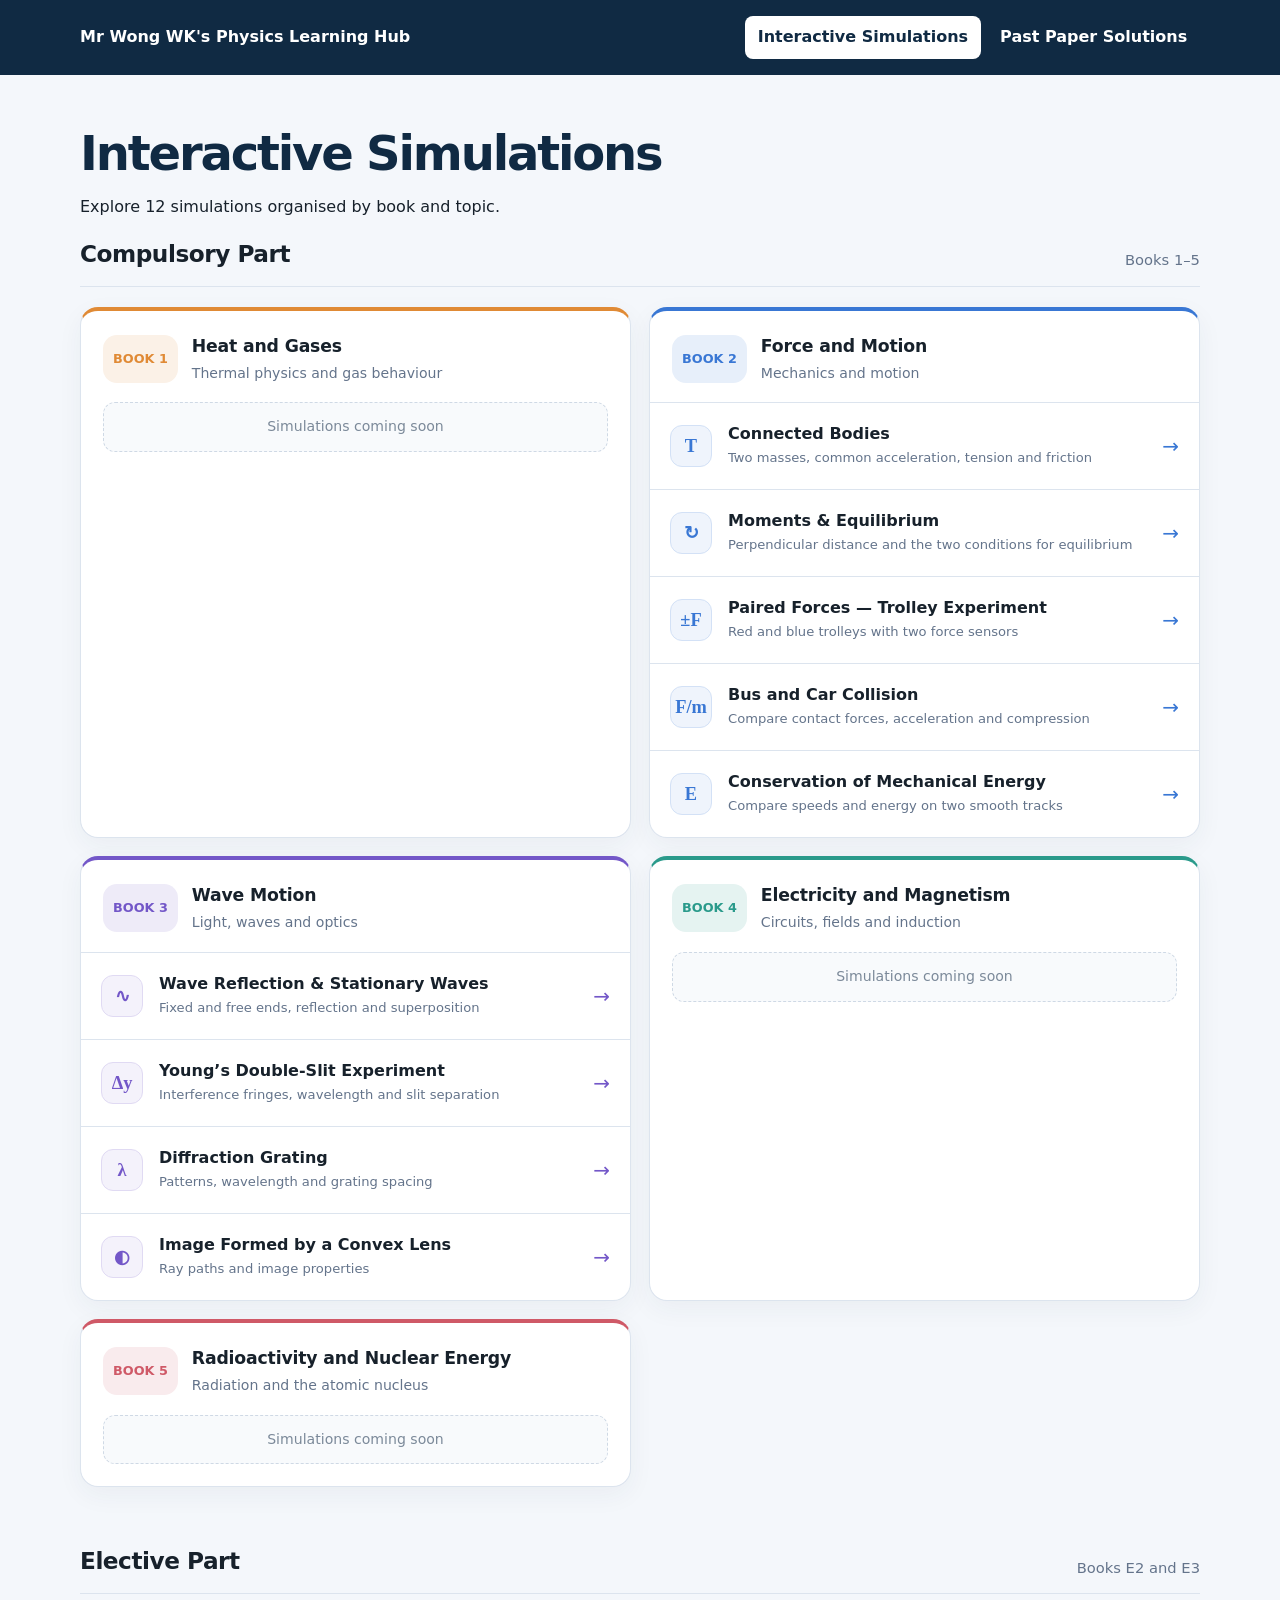
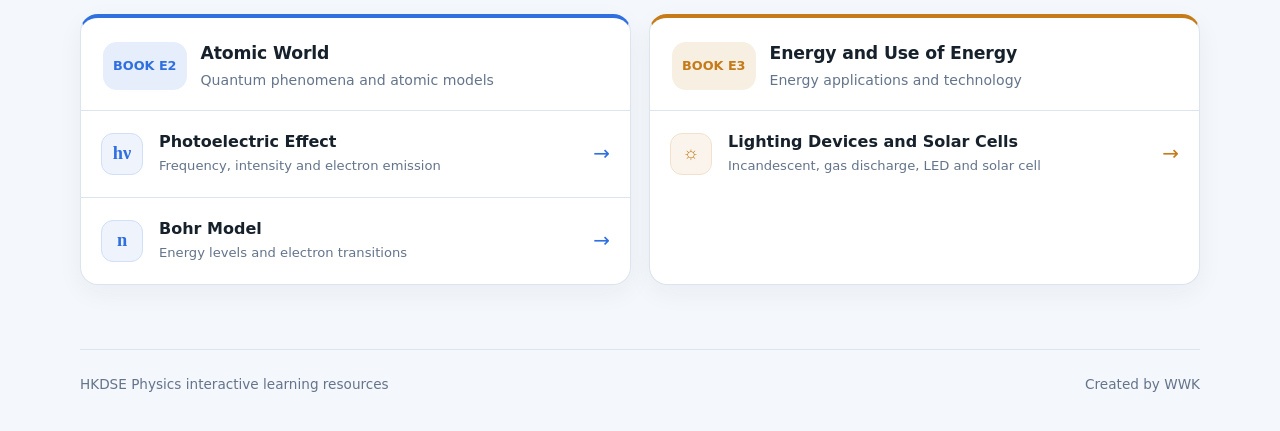
<file: index.html>
<!doctype html>
<html lang="en">
<head>
  <meta charset="utf-8">
  <meta name="viewport" content="width=device-width, initial-scale=1">
  <meta name="description" content="Interactive simulations organised according to Oxford Physics at Work for HKDSE.">
  <meta name="theme-color" content="#102a43">
  <title>HKDSE Physics Simulations | WWK</title>
  <style>
    :root {
      --navy: #102a43;
      --blue: #2f6fdf;
      --ink: #17212b;
      --muted: #64748b;
      --line: #dce4ee;
      --paper: #ffffff;
      --background: #f4f7fb;
      --soft-blue: #edf4ff;
      --radius: 18px;
    }

    * { box-sizing: border-box; }

    html { scroll-behavior: smooth; }

    body {
      margin: 0;
      background: var(--background);
      color: var(--ink);
      font-family: Inter, ui-sans-serif, system-ui, -apple-system, BlinkMacSystemFont, "Segoe UI", sans-serif;
      line-height: 1.55;
    }

    a { color: inherit; }

    .hero {
      position: relative;
      overflow: hidden;
      background: var(--navy);
      color: white;
    }

    .hero::before,
    .hero::after {
      content: "";
      position: absolute;
      border: 1px solid rgba(255,255,255,.12);
      border-radius: 50%;
    }

    .hero::before { width: 360px; height: 360px; right: -120px; top: -210px; }
    .hero::after { width: 230px; height: 230px; right: 80px; bottom: -180px; }

    .hero-inner,
    main,
    footer {
      width: min(1120px, calc(100% - 40px));
      margin-inline: auto;
    }

    .hero-inner { position: relative; padding: 28px 0 56px; }

    .topbar {
      display: flex;
      align-items: center;
      justify-content: space-between;
      gap: 20px;
      margin-bottom: 54px;
    }

    .brand {
      display: flex;
      align-items: center;
      gap: 12px;
      font-weight: 750;
      letter-spacing: .01em;
    }

    .brand-mark {
      display: grid;
      width: 38px;
      height: 38px;
      place-items: center;
      border: 1px solid rgba(255,255,255,.35);
      border-radius: 12px;
      background: rgba(255,255,255,.1);
      font: 700 19px Georgia, serif;
    }

    .author { color: #b9c9d8; font-size: .9rem; }

    .eyebrow {
      display: inline-flex;
      align-items: center;
      gap: 8px;
      margin: 0 0 16px;
      color: #a9c8ff;
      font-size: .78rem;
      font-weight: 800;
      letter-spacing: .14em;
      text-transform: uppercase;
    }

    .eyebrow::before {
      content: "";
      width: 28px;
      height: 2px;
      background: #78a9ff;
    }

    h1 {
      max-width: 720px;
      margin: 0;
      font-size: clamp(2.25rem, 6vw, 4.4rem);
      line-height: 1.04;
      letter-spacing: -.045em;
    }

    .intro {
      max-width: 680px;
      margin: 20px 0 0;
      color: #cbd8e5;
      font-size: clamp(1rem, 2vw, 1.15rem);
    }

    .summary {
      display: flex;
      flex-wrap: wrap;
      gap: 10px;
      margin-top: 26px;
    }

    .summary span {
      padding: 7px 12px;
      border: 1px solid rgba(255,255,255,.18);
      border-radius: 999px;
      background: rgba(255,255,255,.07);
      color: #dce8f4;
      font-size: .87rem;
    }

    main { padding: 54px 0 64px; }

    .part + .part { margin-top: 56px; }

    .part-heading {
      display: flex;
      align-items: end;
      justify-content: space-between;
      gap: 20px;
      margin-bottom: 20px;
      padding-bottom: 14px;
      border-bottom: 1px solid var(--line);
    }

    .part-heading h2 { margin: 0; font-size: 1.45rem; letter-spacing: -.02em; }
    .part-heading p { margin: 0; color: var(--muted); font-size: .92rem; }

    .book-grid {
      display: grid;
      grid-template-columns: repeat(2, minmax(0, 1fr));
      gap: 18px;
    }

    .book {
      --accent: #8091a5;
      overflow: hidden;
      border: 1px solid var(--line);
      border-top: 4px solid var(--accent);
      border-radius: var(--radius);
      background: var(--paper);
      box-shadow: 0 8px 26px rgba(37, 56, 88, .05);
    }

    .book[data-book="1"] { --accent: #e08a35; }
    .book[data-book="2"] { --accent: #3977d4; }
    .book[data-book="3"] { --accent: #7357c8; }
    .book[data-book="4"] { --accent: #2a9a8b; }
    .book[data-book="5"] { --accent: #cf5967; }
    .book[data-book="E2"] { --accent: #2f6fdf; }
    .book[data-book="E3"] { --accent: #c47b18; }

    .book-head {
      display: flex;
      align-items: center;
      gap: 14px;
      padding: 22px 22px 18px;
    }

    .book-code {
      display: grid;
      flex: none;
      padding-inline: 10px;
      white-space: nowrap;
      height: 48px;
      place-items: center;
      border-radius: 14px;
      background: color-mix(in srgb, var(--accent) 12%, white);
      color: var(--accent);
      font-size: .8rem;
      font-weight: 850;
    }

    .book-title { min-width: 0; }
    .book-title h3 { margin: 0; font-size: 1.08rem; letter-spacing: -.01em; }
    .book-title p { margin: 3px 0 0; color: var(--muted); font-size: .88rem; }

    .sim-list { display: grid; gap: 1px; background: var(--line); border-top: 1px solid var(--line); }

    .simulation {
      display: grid;
      grid-template-columns: 44px 1fr auto;
      align-items: center;
      gap: 14px;
      min-height: 86px;
      padding: 15px 20px;
      background: white;
      text-decoration: none;
      transition: background .18s ease, color .18s ease;
    }

    .simulation:hover,
    .simulation:focus-visible { background: var(--soft-blue); outline: none; }

    .sim-icon {
      display: grid;
      width: 42px;
      height: 42px;
      place-items: center;
      border: 1px solid color-mix(in srgb, var(--accent) 22%, white);
      border-radius: 12px;
      background: color-mix(in srgb, var(--accent) 8%, white);
      color: var(--accent);
      font: 700 1.15rem Georgia, serif;
    }

    .sim-name { display: block; font-weight: 720; line-height: 1.3; }
    .sim-note { display: block; margin-top: 3px; color: var(--muted); font-size: .82rem; }
    .arrow { color: var(--accent); font-size: 1.25rem; transition: transform .18s ease; }
    .simulation:hover .arrow { transform: translateX(3px); }

    .empty {
      margin: 0 22px 22px;
      padding: 13px 15px;
      border: 1px dashed #cfd9e5;
      border-radius: 12px;
      background: #f8fafc;
      color: #7b8999;
      font-size: .88rem;
      text-align: center;
    }

    footer {
      display: flex;
      justify-content: space-between;
      gap: 20px;
      padding: 24px 0 36px;
      border-top: 1px solid var(--line);
      color: var(--muted);
      font-size: .85rem;
    }

    @media (max-width: 720px) {
      .hero-inner, main, footer { width: min(100% - 28px, 1120px); }
      .hero-inner { padding-bottom: 42px; }
      .topbar { margin-bottom: 38px; }
      .book-grid { grid-template-columns: 1fr; }
      .part-heading { align-items: start; flex-direction: column; gap: 4px; }
      footer { flex-direction: column; gap: 4px; }
    }

    @media (prefers-reduced-motion: reduce) {
      * { scroll-behavior: auto !important; transition: none !important; }
    }
  </style>
<link rel="stylesheet" href="hub-header.css">
</head>
<body>
<header class="hub-header">
  <div class="hub-inner">
    <strong>Mr Wong WK's Physics Learning Hub</strong>
    <nav aria-label="Main navigation">
      <a href="index.html" aria-current="page">Interactive Simulations</a>
      <a href="past-paper.html">Past Paper Solutions</a>
    </nav>
  </div>
</header>

  <main>
    <h1 style="color:#102a43;font-size:clamp(2rem,5vw,3rem)">Interactive Simulations</h1>
    <p>Explore 12 simulations organised by book and topic.</p>
    <section class="part" aria-labelledby="core-heading">
      <div class="part-heading">
        <h2 id="core-heading">Compulsory Part</h2>
        <p>Books 1–5</p>
      </div>
      <div class="book-grid">
        <article class="book" data-book="1">
          <div class="book-head"><span class="book-code">BOOK 1</span><div class="book-title"><h3>Heat and Gases</h3><p>Thermal physics and gas behaviour</p></div></div>
          <p class="empty">Simulations coming soon</p>
        </article>

        <article class="book" data-book="2">
          <div class="book-head"><span class="book-code">BOOK 2</span><div class="book-title"><h3>Force and Motion</h3><p>Mechanics and motion</p></div></div>
          <div class="sim-list">
            <a class="simulation" href="WWK_Connected-Bodies.html">
              <span class="sim-icon" aria-hidden="true">T</span>
              <span><span class="sim-name">Connected Bodies</span><span class="sim-note">Two masses, common acceleration, tension and friction</span></span>
              <span class="arrow" aria-hidden="true">→</span>
            </a>
            <a class="simulation" href="WWK_Moments-and-Equilibrium.html">
              <span class="sim-icon" aria-hidden="true">↻</span>
              <span><span class="sim-name">Moments &amp; Equilibrium</span><span class="sim-note">Perpendicular distance and the two conditions for equilibrium</span></span>
              <span class="arrow" aria-hidden="true">→</span>
            </a>
            <a class="simulation" href="WWK_Paired-Forces.html">
              <span class="sim-icon" aria-hidden="true">±F</span>
              <span><span class="sim-name">Paired Forces — Trolley Experiment</span><span class="sim-note">Red and blue trolleys with two force sensors</span></span>
              <span class="arrow" aria-hidden="true">→</span>
            </a>
            <a class="simulation" href="WWK_Bus-and-Car-Collision.html">
              <span class="sim-icon" aria-hidden="true">F/m</span>
              <span><span class="sim-name">Bus and Car Collision</span><span class="sim-note">Compare contact forces, acceleration and compression</span></span>
              <span class="arrow" aria-hidden="true">→</span>
            </a>
            <a class="simulation" href="WWK_Conservation-of-Mechanical-Energy.html">
              <span class="sim-icon" aria-hidden="true">E</span>
              <span><span class="sim-name">Conservation of Mechanical Energy</span><span class="sim-note">Compare speeds and energy on two smooth tracks</span></span>
              <span class="arrow" aria-hidden="true">→</span>
            </a>
          </div>
        </article>

        <article class="book" data-book="3">
          <div class="book-head"><span class="book-code">BOOK 3</span><div class="book-title"><h3>Wave Motion</h3><p>Light, waves and optics</p></div></div>
          <div class="sim-list">
            <a class="simulation" href="WWK_Wave-Reflection-and-Stationary-Waves.html">
              <span class="sim-icon" aria-hidden="true">∿</span>
              <span><span class="sim-name">Wave Reflection &amp; Stationary Waves</span><span class="sim-note">Fixed and free ends, reflection and superposition</span></span>
              <span class="arrow" aria-hidden="true">→</span>
            </a>
            <a class="simulation" href="WWK_Young-Double-Slit.html">
              <span class="sim-icon" aria-hidden="true">Δy</span>
              <span><span class="sim-name">Young’s Double-Slit Experiment</span><span class="sim-note">Interference fringes, wavelength and slit separation</span></span>
              <span class="arrow" aria-hidden="true">→</span>
            </a>
            <a class="simulation" href="WWK_Diffraction-Grating.html">
              <span class="sim-icon" aria-hidden="true">λ</span>
              <span><span class="sim-name">Diffraction Grating</span><span class="sim-note">Patterns, wavelength and grating spacing</span></span>
              <span class="arrow" aria-hidden="true">→</span>
            </a>
            <a class="simulation" href="WWK_Image-formed-by-convex%20lens.html">
              <span class="sim-icon" aria-hidden="true">◐</span>
              <span><span class="sim-name">Image Formed by a Convex Lens</span><span class="sim-note">Ray paths and image properties</span></span>
              <span class="arrow" aria-hidden="true">→</span>
            </a>
          </div>
        </article>

        <article class="book" data-book="4">
          <div class="book-head"><span class="book-code">BOOK 4</span><div class="book-title"><h3>Electricity and Magnetism</h3><p>Circuits, fields and induction</p></div></div>
          <p class="empty">Simulations coming soon</p>
        </article>

        <article class="book" data-book="5">
          <div class="book-head"><span class="book-code">BOOK 5</span><div class="book-title"><h3>Radioactivity and Nuclear Energy</h3><p>Radiation and the atomic nucleus</p></div></div>
          <p class="empty">Simulations coming soon</p>
        </article>
      </div>
    </section>

    <section class="part" aria-labelledby="elective-heading">
      <div class="part-heading">
        <h2 id="elective-heading">Elective Part</h2>
        <p>Books E2 and E3</p>
      </div>
      <div class="book-grid">
        <article class="book" data-book="E2">
          <div class="book-head"><span class="book-code">BOOK E2</span><div class="book-title"><h3>Atomic World</h3><p>Quantum phenomena and atomic models</p></div></div>
          <div class="sim-list">
            <a class="simulation" href="WWK_Photoelectric%20effect.html">
              <span class="sim-icon" aria-hidden="true">hν</span>
              <span><span class="sim-name">Photoelectric Effect</span><span class="sim-note">Frequency, intensity and electron emission</span></span>
              <span class="arrow" aria-hidden="true">→</span>
            </a>
            <a class="simulation" href="WWK_Bohr%20model.html">
              <span class="sim-icon" aria-hidden="true">n</span>
              <span><span class="sim-name">Bohr Model</span><span class="sim-note">Energy levels and electron transitions</span></span>
              <span class="arrow" aria-hidden="true">→</span>
            </a>
          </div>
        </article>

        <article class="book" data-book="E3">
          <div class="book-head"><span class="book-code">BOOK E3</span><div class="book-title"><h3>Energy and Use of Energy</h3><p>Energy applications and technology</p></div></div>
          <div class="sim-list">
            <a class="simulation" href="HKDSE_Electric_Light_Lab.html">
              <span class="sim-icon" aria-hidden="true">☼</span>
              <span><span class="sim-name">Lighting Devices and Solar Cells</span><span class="sim-note">Incandescent, gas discharge, LED and solar cell</span></span>
              <span class="arrow" aria-hidden="true">→</span>
            </a>
          </div>
        </article>
      </div>
    </section>
  </main>

  <footer>
    <span>HKDSE Physics interactive learning resources</span>
    <span>Created by WWK</span>
  </footer>
</body>
</html>
</file>
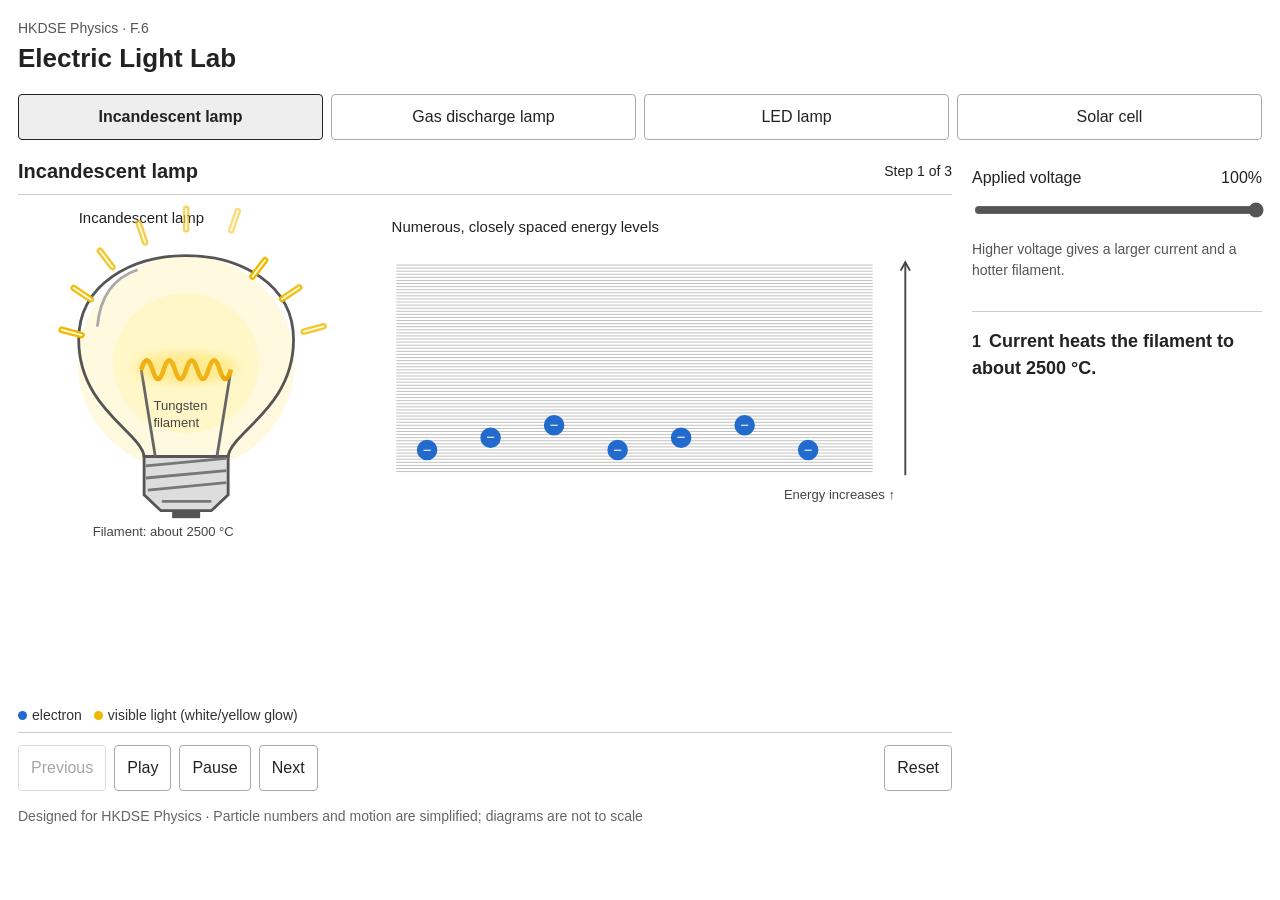
<file: HKDSE_Electric_Light_Lab.html>
<!doctype html>
<html lang="en">
<head>
  <meta charset="utf-8">
  <meta name="viewport" content="width=device-width, initial-scale=1">
  <meta name="description" content="An interactive HKDSE Physics simulation of incandescent lamps, gas discharge lamps, LED lamps and solar cells.">
  <meta name="theme-color" content="#ffffff">
  <title>Electric Light Lab | HKDSE Physics</title>
  <link rel="icon" type="image/svg+xml" href="data:image/svg+xml,%3Csvg xmlns='http://www.w3.org/2000/svg' viewBox='0 0 64 64'%3E%3Crect width='64' height='64' rx='14' fill='%23071425'/%3E%3Cpath d='M21 29a11 11 0 1 1 22 0c0 5-3 7-6 11H27c-3-4-6-6-6-11Z' fill='%23ffd166'/%3E%3Cpath d='M27 45h10M29 50h6' stroke='%236ee7f2' stroke-width='4' stroke-linecap='round'/%3E%3C/svg%3E">
  <style>
:root{--text:#222;--muted:#555;--line:#ccc;--blue:#226bcc;--pink:#d34467}
*{box-sizing:border-box}html{color-scheme:light}body{margin:0;background:#fff;color:var(--text);font:16px/1.5 Arial,system-ui,sans-serif}button,input,select{font:inherit}button{cursor:pointer;color:inherit}button:focus-visible,input:focus-visible,select:focus-visible{outline:3px solid #555;outline-offset:3px}.shell{max-width:1400px;margin:auto;padding:18px}.topbar{margin-bottom:16px}h1{font-size:26px;margin:0}.eyebrow{font-size:14px;color:#555;margin:0}.mode-tabs{display:grid;grid-template-columns:repeat(4,1fr);gap:8px;margin-bottom:16px}.mode-tab,.btn,.seg-btn,select{padding:10px 12px;border:1px solid #aaa;border-radius:4px;background:#fff}.mode-tab[aria-selected="true"],.seg-btn[aria-pressed="true"]{background:#eee;border-color:#222;font-weight:bold}.lab{display:grid;grid-template-columns:minmax(0,1fr) 290px;gap:20px}.stage{min-width:0}.stage-head{display:flex;justify-content:space-between;align-items:center;border-bottom:1px solid #ccc;padding-bottom:8px;gap:10px}.stage-title{margin:0;font-size:20px}.stage-kicker{display:none}.step-count{font-size:14px;white-space:nowrap}.sim-wrap{position:relative}#simView{display:block;width:100%;height:auto}.legend{display:flex;flex-wrap:wrap;gap:12px;font-size:14px;padding:6px 0}.legend span{display:inline-flex;align-items:center;gap:5px}.dot{height:9px;width:9px;border-radius:50%;background:currentColor}.transport,.transport-group{display:flex;gap:8px;flex-wrap:wrap}.transport{padding-top:12px;border-top:1px solid #ccc;justify-content:space-between}.btn:disabled{opacity:.4;cursor:default}.control-block{padding-bottom:16px;border-bottom:1px solid #ccc}.control-block h2{display:none}.control-label{display:flex;justify-content:space-between;gap:10px;margin:10px 0}.segmented{display:flex;gap:5px}.seg-btn{flex:1;padding:8px}.mini-note{font-size:14px;color:#555}input[type=range],select{width:100%;accent-color:#555}.step-explain{padding:16px 0}.number{font-weight:bold;margin-right:8px}#stepHeading{display:inline;font-size:18px}#stepText{margin:8px 0}.svg-label{font:16px Arial,sans-serif;fill:#222}.svg-small{font:14px Arial,sans-serif;fill:#444}.svg-title{font:bold 18px Arial,sans-serif;fill:#222}footer{font-size:14px;color:#666;margin-top:15px}@media(max-width:1000px){.lab{grid-template-columns:1fr}.side-panel{display:grid;grid-template-columns:1fr 1fr;gap:20px}}@media(max-width:600px){.shell{padding:10px}.mode-tabs{grid-template-columns:1fr 1fr}.side-panel{display:block}.btn{padding:8px}#simView{min-width:700px}.sim-wrap{overflow-x:auto}}
</style>
</head>
<body>
  <div class="shell">
    <header class="topbar">
      <div>
        <p class="eyebrow">HKDSE Physics · F.6</p>
        <h1>Electric Light Lab</h1>
      </div>
    </header>

    <nav class="mode-tabs" role="tablist" aria-label="Choose a device">
      <button class="mode-tab" role="tab" id="tab-incandescent" aria-controls="lab-panel" aria-selected="true" data-mode="incandescent" style="--active:#ffd166">Incandescent lamp</button>
      <button class="mode-tab" role="tab" id="tab-gas" aria-controls="lab-panel" aria-selected="false" data-mode="gas" style="--active:#b28cff">Gas discharge lamp</button>
      <button class="mode-tab" role="tab" id="tab-led" aria-controls="lab-panel" aria-selected="false" data-mode="led" style="--active:#6ee7f2">LED lamp</button>
      <button class="mode-tab" role="tab" id="tab-solar" aria-controls="lab-panel" aria-selected="false" data-mode="solar" style="--active:#72e6a5">Solar cell</button>
    </nav>

    <main id="lab-panel" role="tabpanel" aria-labelledby="tab-incandescent">
      <div class="lab">
        <section class="stage" aria-label="Interactive simulation">
          <div class="stage-head">
            <div class="stage-title-wrap">
              <p class="stage-kicker" id="stageKicker">Heating a metal filament</p>
              <h2 class="stage-title" id="stageTitle">Incandescent lamp</h2>
            </div>
            <div class="step-count" id="stepCount">Step 1 of 3</div>
          </div>
          <div class="sim-wrap">
            <svg id="simView" viewBox="0 0 1000 540" role="img" aria-labelledby="simTitle simDesc"></svg>
            <div class="legend" id="legend" aria-label="Diagram key"></div>
          </div>
          <div class="transport">
            <div class="transport-group">
              <button class="btn" id="prevBtn" type="button" aria-label="Previous step">Previous</button>
              <button class="btn" id="playBtn" type="button">Play</button><button class="btn" id="pauseBtn" type="button">Pause</button>
              <button class="btn" id="nextBtn" type="button" aria-label="Next step">Next</button>
            </div>
            <button class="btn" id="resetBtn" type="button">Reset</button>
          </div>
        </section>

        <aside class="side-panel" aria-label="Controls and explanation">
          <div class="control-block">
            <h2>Try it</h2>
            <div id="modeControls"></div>
          </div>

          <section class="step-explain" aria-live="polite">
            <span class="number" id="stepNumber">1</span><h2 id="stepHeading">Current heats the filament</h2>
            <p id="stepText"></p>
          </section>
        </aside>
      </div>
    </main>
    <footer>Designed for HKDSE Physics · Particle numbers and motion are simplified; diagrams are not to scale</footer>
  </div>

  <script>
    const modes = {
      incandescent:{title:'Incandescent lamp',kicker:'',legend:[['#226bcc','electron'],['#efb900','visible light (white/yellow glow)']],steps:[
        ['Current heats the filament to about 2500 °C.',''],
        ['Electrons absorb energy and jump to different higher energy levels.',''],
        ['Electrons jump to many different lower levels and emit a continuous spectrum.','Approximately 90–95% of the emission is mainly infra-red radiation; only a small portion is visible light.']]},
      gas:{title:'Gas discharge lamp',kicker:'',legend:[['#226bcc','electron'],['#8547bd','UV']],steps:[
        ['High voltage emits and accelerates electrons.',''],
        ['Electrons ionise the inert gas.',''],
        ['The current heats the tube and mercury vapourises.',''],
        ['Collisions excite electrons in mercury atoms.',''],
        ['Downward jumps emit mainly UV radiation.',''],
        ['The phosphor absorbs UV and emits white visible light by fluorescence.','']]},
      led:{title:'LED lamp',kicker:'',legend:[['#226bcc','electron'],['#d34467','hole']],steps:[
        ['Electrons and holes migrate towards the p–n junction.',''],
        ['An electron combines with a hole and releases energy as an EM wave.','']]},
      solar:{title:'Solar cell',kicker:'',legend:[['#226bcc','free electron'],['#d34467','hole']],steps:[
        ['Sunlight produces free electrons and holes.',''],
        ['Free electrons migrate to the n-side.',''],
        ['Holes migrate to the p-side.',''],
        ['In a complete circuit, electrons flow from the n-side through the load to the p-side.',''],
        ['A direct current flows in the opposite direction through the load.','']]}
    };

    const state = { mode: 'incandescent', step: 0, playing: false, timer: null, voltage: 100, gasSupply: 'on', polarity: 'forward', ledColour: 'blue', light: 70, circuit: 'closed' };
    const els = Object.fromEntries(['simView','legend','stageKicker','stageTitle','stepCount','stepNumber','stepHeading','stepText','modeControls','prevBtn','nextBtn','playBtn','pauseBtn','resetBtn','lab-panel'].map(id => [id, document.getElementById(id)]));

    const esc = s => String(s).replace(/[&<>'"]/g, c => ({'&':'&amp;','<':'&lt;','>':'&gt;',"'":'&#39;','"':'&quot;'}[c]));
    const photonColour = { red: '#ed3030', green: '#13a344', blue: '#2674ee' };
    // One clock synchronises particles, energy changes and emitted radiation.
    let elapsed=0, lastFrame=0, afterglow=0;
    const clamp=x=>Math.max(0,Math.min(1,x));
    const lerp=(a,b,t)=>a+(b-a)*clamp(t);
    const label=(x,y,t,small=false)=>`<text x="${x}" y="${y}" class="${small?'svg-small':'svg-label'}">${t}</text>`;
    const line=(x,y,X,Y,c='#555',w=2)=>`<path d="M${x} ${y}L${X} ${Y}" fill="none" stroke="${c}" stroke-width="${w}"/>`;
    const arrow=(x,y,X,Y,c='#444')=>line(x,y,X,Y,c)+`<path d="M-9 -5L0 0L-9 5" fill="none" stroke="${c}" stroke-width="2" transform="translate(${X} ${Y}) rotate(${Math.atan2(Y-y,X-x)*180/Math.PI})"/>`;
    const carrier=(x,y,h=false)=>`<circle cx="${x}" cy="${y}" r="10" fill="${h?'#fff':'#226bcc'}" stroke="${h?'#d34467':'#226bcc'}" stroke-width="2"/><text x="${x}" y="${y+5}" text-anchor="middle" fill="${h?'#d34467':'white'}" font-size="16">${h?'+':'−'}</text>`;
    const wave=(x,y,c='#8547bd',opacity=1)=>`<path d="M${x} ${y}q8-12 16 0t16 0t16 0" fill="none" stroke="${c}" stroke-width="5" opacity="${opacity}"/>`;
    // Rays travel outwards; their colour represents the emitted light.
    function lightRays(cx,cy,t,colour='#efb900',inner=65,reach=65,count=9){
      let result='';
      for(let i=0;i<count;i++){
        const angle=(-165+i*150/(count-1))*Math.PI/180,phase=(t/1800+i*.17)%1;
        const r=inner+phase*reach,x=cx+Math.cos(angle)*r,y=cy+Math.sin(angle)*r;
        const X=cx+Math.cos(angle)*(r+22),Y=cy+Math.sin(angle)*(r+22);
        result+=`<path d="M${x} ${y}L${X} ${Y}" stroke="${colour}" stroke-width="7" stroke-linecap="round" opacity="${1-phase*.6}"/><path d="M${x} ${y}L${X} ${Y}" stroke="#fffbdc" stroke-width="2" stroke-linecap="round"/>`;
      }return result;
    }
    const atom=(x,y,name)=>`<circle cx="${x}" cy="${y}" r="21" fill="#f5f5f5" stroke="#555"/>${label(x-12,y+5,name,true)}`;
    const defs=()=>`<defs><linearGradient id="spectrum"><stop stop-color="#7736aa"/><stop offset=".18" stop-color="#3155cf"/><stop offset=".36" stop-color="#29a6d8"/><stop offset=".52" stop-color="#3ab357"/><stop offset=".7" stop-color="#f0dc36"/><stop offset=".85" stop-color="#ed8b2b"/><stop offset="1" stop-color="#d53939"/></linearGradient><filter id="glow"><feGaussianBlur stdDeviation="5"/></filter></defs>`;
    function titleDesc(t,d){return `<title id="simTitle">${esc(t)}</title><desc id="simDesc">${esc(d)}</desc>`;}
    function drawIncandescent(){
      const on=state.voltage>0,s=state.step,t=elapsed/1000;
      let out=defs()+titleDesc('Incandescent lamp','Current heats tungsten; closely spaced energy levels allow many different jumps and a continuous spectrum.');
      // Recognisable glass bulb, coiled tungsten filament, supports and screw base.
      out+=label(65,30,'Incandescent lamp');
      if(on)out+=`<ellipse cx="180" cy="180" rx="116" ry="115" fill="#ffdf50" opacity=".18"/><ellipse cx="180" cy="180" rx="78" ry="75" fill="#fff3a8" opacity=".45"/>`;
      out+=`<path d="M135 280C132 254 65 228 65 155C65 35 295 35 295 155C295 228 228 254 225 280Z" fill="none" stroke="#555" stroke-width="3"/><path d="M85 141Q89 93 128 80" fill="none" stroke="#aaa" stroke-width="3"/><path d="M135 280H225V321L207 338H153L135 321Z" fill="#ddd" stroke="#555" stroke-width="3"/><path d="M137 290L223 282M137 303L223 295M139 316L223 308M154 328H207" stroke="#777" stroke-width="3"/><path d="M165 338H195V346H165Z" fill="#555"/><path d="M147 280L132 187M213 280L228 187" stroke="#666" stroke-width="3"/><path d="M132 187q6-20 12 0t12 0t12 0t12 0t12 0t12 0t12 0t12 0" fill="none" stroke="${on?'#e89d00':'#555'}" stroke-width="5"/>`;
      out+=label(145,230,'Tungsten',true)+label(145,248,'filament',true);
      if(on){
        out+=`<ellipse cx="180" cy="185" rx="55" ry="17" fill="#ffd83d" opacity=".4" filter="url(#glow)"/>`;
        out+=lightRays(180,180,elapsed,'#efb900',116,40,9);
        out+=label(80,365,state.voltage===100?'Filament: about 2500 °C':'Electrical energy → heating',true);
      }else out+=label(120,365,'Supply off',true);
      out+=label(400,40,'Numerous, closely spaced energy levels');
      for(let i=0;i<68;i++)out+=line(405,75+i*3.3,915,75+i*3.3,'#999',.65);
      out+=arrow(950,300,950,72)+label(820,325,'Energy increases ↑',true);
      for(let i=0;i<7;i++){
        const x=438+i*68,lo=75+(60-i%3*4)*3.3,hi=75+(5+i*6)*3.3,mid=75+(35+i%4*7)*3.3;
        let y=lo;
        if(on&&s===1)y=lerp(lo,hi,((t+i*.23)%3)/1.8);
        if(on&&s===2){const q=(t+i*.31)%4;y=q<1.6?lerp(lo,hi,q/1.6):q<2.6?lerp(hi,mid,(q-1.6)/1):mid;}
        out+=carrier(x,y);
      }
      if(on&&s===2){
        out+=label(75,388,'Continuous emission spectrum (schematic)')+`<rect x="80" y="413" width="165" height="40" fill="url(#spectrum)"/><rect x="245" y="413" width="665" height="40" fill="#eee" stroke="#555"/>`;
        out+=label(85,479,'Violet → red',true)+label(380,438,'Dominant infra-red region: approximately 90–95%')+arrow(80,497,910,497)+label(650,520,'Increasing wavelength →',true);
      }
      return out;
    }
    function drawGas(){
      const on=state.gasSupply==='on',s=state.step,q=(elapsed%6000)/6000;
      let out=defs()+titleDesc('Gas discharge lamp','Electrons ionise argon. Heating vapourises liquid mercury. Collisions excite mercury, which emits UV; phosphor fluoresces white.');
      out+=`<path d="M25 221H55M25 257H55M565 221H594M565 257H594" stroke="#777" stroke-width="6"/><rect x="45" y="190" width="25" height="100" rx="5" fill="#ddd" stroke="#555"/><rect x="550" y="190" width="25" height="100" rx="5" fill="#ddd" stroke="#555"/><rect x="60" y="100" width="500" height="280" rx="45" fill="#fafafa" stroke="#555" stroke-width="2"/><path d="M100 105H520" stroke="#bbb" stroke-width="9"/>`+label(125,70,'Phosphor coating')+line(230,78,230,104);
      out+=line(86,215,86,285,'#333',8)+line(535,215,535,285,'#333',8)+label(65,413,'− electrode',true)+label(460,413,'+ electrode',true);
      const hit=on&&s>=1&&q>.42;
      out+=atom(255,248,hit?'Ar⁺':'Ar')+atom(385,175,'Ar')+atom(460,300,'Ar');
      if(on){
        const x= q<.42?lerp(100,237,Math.pow(q/.42,2)):lerp(237,515,(q-.42)/.58);
        out+=carrier(x,248);
        if(hit)out+=carrier(lerp(266,500,(q-.42)/.58),lerp(238,200,(q-.42)/.58));
      }
      const vap=on&&s>=2?(s===2?clamp(elapsed/6000):1):0;
      out+=`<ellipse cx="160" cy="355" rx="${34-22*vap}" ry="${9-4*vap}" fill="#888"/>`+label(88,445,'Liquid mercury (Hg)',true);
      for(let i=0;i<4;i++){
        const v=clamp((vap-i*.15)/.45);
        if(v>0)out+=atom(lerp(160,310+i*49,v),lerp(350,210+i%2*66,v),'Hg');
      }
      if(on&&s>=2)out+=label(280,355,'Current heats the tube',true);
      out+=label(630,55,s<3?'Inert gas ionisation':'Mercury atom: energy levels');
      if(s<3){
        out+=atom(785,230,hit?'Ar⁺':'Ar');
        if(on){out+=carrier(lerp(640,940,q),230);if(hit)out+=carrier(lerp(802,934,(q-.42)/.58),lerp(225,145,(q-.42)/.58));}
        out+=label(650,325,hit?'Collision releases another electron':'Moving electron approaches Ar',true);
      }else{
        out+=`<rect x="655" y="110" width="280" height="245" rx="35" fill="none" stroke="#aaa"/>`+label(670,140,'Hg atom',true)+line(700,190,895,190)+line(700,300,895,300)+label(850,177,'higher',true)+label(850,325,'lower',true);
        const collision=.3,up=.43,down=.57;
        if(on){
          if(q<collision)out+=carrier(lerp(585,766,q/collision),300);
          else if(q<.55)out+=carrier(lerp(766,940,(q-collision)/.25),lerp(300,350,(q-collision)/.25));
          let y=300;
          if(q>=collision)y=s===3?lerp(300,190,(q-collision)/.13):q<up?lerp(300,190,(q-collision)/.13):q<down?190:lerp(190,300,(q-down)/.09);
          out+=carrier(780,y);
          if(q>=collision&&q<down)out+=label(705,385,'Excited electron',true);
          if(s>=4&&q>=down&&q<.85){const u=clamp((q-down)/.28);out+=wave(lerp(770,430,u),lerp(250,107,u),'#8536d1')+label(570,100,'UV',true);}
          if(s===5&&q>=.85){out+=`<path d="M100 105H520" stroke="#f0dc77" stroke-width="22" filter="url(#glow)"/><path d="M100 105H520" stroke="white" stroke-width="10"/>`+label(140,35,'White visible light');
            for(let i=0;i<6;i++){
              const x=125+i*70,y=100-(q-.85)/.15*55;
              out+=line(x,100,x,y,'#ecd05c',8)+line(x,100,x,y,'#fff',4);
            }
            out+=`<rect x="64" y="104" width="492" height="272" rx="43" fill="none" stroke="#fff2a0" stroke-width="8" opacity=".65"/>`;
          }
        }else out+=carrier(780,300);
      }
      out+=label(80,495,on?'High voltage supplies electrical energy':'High-voltage supply off',true);
      return out;
    }
    function drawLED(){
      const on=state.polarity==='forward',s=state.step,q=(elapsed%6000)/6000,c=photonColour[state.ledColour];
      let out=defs()+titleDesc('LED lamp','Forward voltage moves electrons and holes to the junction. They combine, releasing one photon as an electron jumps down.');
      out+=`<rect x="80" y="105" width="215" height="280" fill="#fce6ec"/><rect x="305" y="105" width="215" height="280" fill="#e3effc"/><rect x="295" y="105" width="10" height="280" fill="#f3cb63"/>`+label(135,145,'p-type layer')+label(355,145,'n-type layer')+label(220,420,'p–n junction')+line(300,390,300,402);
      const meet=on&&s===1&&q>=.55,move=on?clamp(q/.55):0;
      if(!meet){out+=carrier(lerp(140,300,move),250,true)+carrier(lerp(460,300,move),250);}
      if(on&&s===0)out+=arrow(150,310,276,310,'#d34467')+arrow(450,310,324,310,'#226bcc');
      out+=label(625,80,'Electron energy levels')+line(650,180,925,180)+line(650,320,925,320)+label(840,165,'higher',true)+label(840,345,'lower',true);
      if(on&&s===1){
        const drop=clamp((q-.55)/.10);
        out+=carrier(720,lerp(180,320,drop));
        if(meet){out+=label(195,350,'Electron and hole combine',true);if(q<.99)out+=wave(lerp(305,540,(q-.55)/.44),lerp(250,60,(q-.55)/.44),c);}
      }else out+=carrier(720,180);
      out+=label(80,480,on?'Forward voltage supplies electrical energy':state.polarity==='off'?'Off: no continuous current; no light':'Reverse voltage: no continuous current; no light');
      out+=label(630,405,'LED package',true);
      out+=`<path d="M825 467V424a32 32 0 0 1 64 0V467Z" fill="${on&&s===1&&q>=.55?c:'#f4f4f4'}" fill-opacity=".22" stroke="#555" stroke-width="2"/><path d="M821 467H893V475H821Z" fill="#ddd" stroke="#555"/><path d="M844 475V516M872 475V506M844 465V448H864V465" fill="none" stroke="#555" stroke-width="3"/>`;
      if(on&&s===1&&q>=.55)out+=lightRays(857,428,elapsed,c,38,20,5);
      out+=label(80,65,'Enlarged p–n junction')+label(630,440,'One colour',true)+label(630,460,'of visible light',true);
      return out;
    }
    function drawSolar(){
      const lit=state.light>0,closed=state.circuit==='closed',s=state.step;
      const q=closed?(elapsed%8000)/8000:Math.min(elapsed/8000,.60),flow=closed&&s>=3&&(lit||afterglow>0);
      let out=defs()+titleDesc('Solar cell','The junction field exists in the dark. Light produces electron–hole pairs, which separate before electrons flow through a closed circuit.');
      out+=label(790,36,'Solar panel',true)+`<path d="M780 70L940 70L914 142L754 142Z" fill="#eee" stroke="#555" stroke-width="3"/>`;
      for(let i=1;i<5;i++)out+=line(780+i*32,70,754+i*32,142,'#777',1);
      for(let i=1;i<3;i++)out+=line(780-i*8.67,70+i*24,940-i*8.67,70+i*24,'#777',1);
      out+=label(790,165,'Cell cross-section ↓',true);
      if(lit){out+=`<circle cx="675" cy="73" r="23" fill="#ffe26a" stroke="#d9a500" stroke-width="2"/>`;
        for(let i=0;i<8;i++){const a=i*Math.PI/4;out+=line(675+Math.cos(a)*29,73+Math.sin(a)*29,675+Math.cos(a)*40,73+Math.sin(a)*40,'#e3b200',3);}
        out+=arrow(712,72,768,104,'#dda900');
      }
      out+=`<rect x="150" y="160" width="340" height="110" fill="#e3effc"/><rect x="150" y="280" width="340" height="110" fill="#fce6ec"/><rect x="150" y="270" width="340" height="10" fill="#f3cb63"/>`+label(175,190,'n-type layer')+label(175,370,'p-type layer')+label(175,420,'p–n junction')+line(160,278,145,415);
      out+=arrow(115,225,115,325)+label(28,190,'Field',true)+label(18,350,'n → p',true)+label(28,470,'The junction electric field exists even in the dark.',true);
      out+=line(490,205,690,205)+line(690,205,690,255)+line(690,315,690,365)+line(690,365,590,365)+line(550,365,490,365);
      out+=line(550,365,590,closed?365:342)+`<rect x="676" y="255" width="28" height="60" fill="white" stroke="#444" stroke-width="2"/>`+label(720,290,'Load',true)+label(535,406,closed?'Closed':'Open',true);
      if(lit){
        out+=label(165,45,'Sunlight: energy absorbed by electrons');
        for(let i=0;i<3;i++)out+=arrow(180+i*90,65,220+i*90,145,'#b79816');
        const count=1;
        for(let i=0;i<count;i++){
          const x=400,absorb=.12;
          if(q<absorb){out+=wave(x-30,lerp(95,250,q/absorb),'#b79816');continue;}
          const eMove=s>=1?clamp((q-absorb)/.18):0,hMove=s>=2?clamp((q-.30)/.18):0;
          const eY=lerp(265,211,eMove),hY=lerp(287,345,hMove);
          // Charge collects before the first electron leaves the n contact.
          if(!flow||q<.62){out+=carrier(x,eY)+carrier(x+15,hY,true);}
          else if(q<.94){out+=carrier(x+15,345,true);}
        }
      }else out+=label(175,95,'Dark: no new free-electron–hole pairs');
      if(flow){
        const f=lit?clamp((q-.62)/.32):1-afterglow/1200;
        if((!lit||q>=.62)&&f<1){
          const pts=[[400,211],[490,205],[690,205],[690,285],[690,365],[490,365],[410,345]],weights=[0,.12,.38,.50,.62,.88,1];
          let j=0;while(j<weights.length-2&&f>weights[j+1])j++;
          const u=(f-weights[j])/(weights[j+1]-weights[j]);out+=carrier(lerp(pts[j][0],pts[j+1][0],u),lerp(pts[j][1],pts[j+1][1],u));
          if(!lit)out+=carrier(410,345,true);
        }
        if(lit&&q>=.94)out+=label(325,330,'Combine',true);
        if(s===4&&(!lit||q>=.62)&&q<.94){out+=arrow(750,350,750,215)+label(780,225,'Conventional',true)+label(780,245,'current',true)+label(780,265,'p → n',true);}
        out+=label(720,325,'Electrons: n → p',true);
      }
      out+=label(165,515,!lit?(afterglow>0?'Remaining charges discharge through the load.':'No external current.') :!closed?'Charges remain separated; no continuous external current.':s<3||q<.62?'Charges separate and collect before external current flows.':'Electrons pass through the load and combine with holes at the p-side.',true);
      return out;
    }

    function controlsHTML() {
      if (state.mode==='incandescent') return `<div class="control-label"><label for="voltage">Applied voltage</label><span class="control-value" id="voltageValue">${state.voltage}%</span></div><input id="voltage" type="range" min="0" max="100" value="${state.voltage}"><p class="mini-note">Higher voltage gives a larger current and a hotter filament.</p>`;
      if (state.mode==='gas') return `<div class="control-label"><span>High-voltage supply</span><span class="control-value">${state.gasSupply}</span></div><div class="segmented two" aria-label="High-voltage supply">${['off','on'].map(v=>`<button type="button" class="seg-btn" data-gas-supply="${v}" aria-pressed="${state.gasSupply===v}">${v.toUpperCase()}</button>`).join('')}</div><p class="mini-note">A high voltage emits and accelerates electrons through the gas.</p>`;
      if (state.mode==='led') return `<div class="control-label"><span>Connection</span><span class="control-value">${state.polarity}</span></div><div class="segmented" aria-label="LED connection">${['forward','off','reverse'].map(v=>`<button type="button" class="seg-btn" data-polarity="${v}" aria-pressed="${state.polarity===v}">${v[0].toUpperCase()+v.slice(1)}</button>`).join('')}</div><div class="control-label" style="margin-top:14px"><label for="ledColour">Junction material</label><span class="control-value">light colour</span></div><select id="ledColour"><option value="red" ${state.ledColour==='red'?'selected':''}>Material R · red</option><option value="green" ${state.ledColour==='green'?'selected':''}>Material G · green</option><option value="blue" ${state.ledColour==='blue'?'selected':''}>Material B · blue</option></select><p class="mini-note">White LED lamps use RGB LEDs or a phosphor coating.</p>`;
      return `<div class="control-label"><label for="light">Light intensity</label><span class="control-value" id="lightValue">${state.light}%</span></div><input id="light" type="range" min="0" max="100" value="${state.light}"><div class="control-label" style="margin-top:14px"><span>External circuit</span><span class="control-value">${state.circuit}</span></div><div class="segmented two" aria-label="External circuit">${['open','closed'].map(v=>`<button type="button" class="seg-btn" data-circuit="${v}" aria-pressed="${state.circuit===v}">${v[0].toUpperCase()+v.slice(1)}</button>`).join('')}</div><p class="mini-note">A complete circuit allows electrons to flow through the load.</p>`;
    }

    function attachControls() {
      const $ = id => document.getElementById(id);
      if ($('voltage')) $('voltage').addEventListener('input', e => { state.voltage=+e.target.value; $('voltageValue').textContent=state.voltage+'%'; renderDiagram(); });
      if ($('light')) $('light').addEventListener('input', e => { const old=state.light; state.light=+e.target.value; if(old>0&&state.light===0)afterglow=state.circuit==='closed'&&state.step>=3?1200:0; if(old===0&&state.light>0)elapsed=0; $('lightValue').textContent=state.light+'%'; renderDiagram(); });
      if ($('ledColour')) $('ledColour').addEventListener('change', e => { state.ledColour=e.target.value; renderDiagram(); });
      document.querySelectorAll('[data-polarity]').forEach(b=>b.addEventListener('click',()=>{state.polarity=b.dataset.polarity; elapsed=0; renderControls(); renderDiagram();}));
      document.querySelectorAll('[data-gas-supply]').forEach(b=>b.addEventListener('click',()=>{state.gasSupply=b.dataset.gasSupply; elapsed=0; renderControls(); renderDiagram();}));
      document.querySelectorAll('[data-circuit]').forEach(b=>b.addEventListener('click',()=>{state.circuit=b.dataset.circuit; elapsed=0; renderControls(); renderDiagram();}));
    }

    function renderControls() { els.modeControls.innerHTML=controlsHTML(); attachControls(); }
    function renderDiagram() {
      const html = state.mode==='incandescent'?drawIncandescent():state.mode==='gas'?drawGas():state.mode==='led'?drawLED():drawSolar();
      els.simView.innerHTML=html;
      els.simView.classList.toggle('paused',!state.playing);
    }
    function renderLegend() { els.legend.innerHTML=modes[state.mode].legend.map(([c,t])=>`<span style="color:${c}"><i class="dot"></i><span style="color:#333">${esc(t)}</span></span>`).join(''); }
    function renderStep() {
      const m=modes[state.mode], step=m.steps[state.step];
      els.stageKicker.textContent=m.kicker; els.stageTitle.textContent=m.title;
      els.stepCount.textContent=`Step ${state.step+1} of ${m.steps.length}`;
      els.stepNumber.textContent=state.step+1; els.stepHeading.textContent=step[0]; els.stepText.textContent=step[1];
      els.prevBtn.disabled=state.step===0; els.nextBtn.disabled=state.step===m.steps.length-1;
      renderDiagram();
    }
    function setStep(n) {state.step=Math.max(0,Math.min(modes[state.mode].steps.length-1,n));elapsed=state.mode==='gas'&&state.step===5?5500:state.mode==='gas'&&state.step===4?4400:state.mode==='led'&&state.step===1?4200:state.mode==='incandescent'&&state.step===2?2500:0;afterglow=0;renderStep();}
    function stopPlay(){state.playing=false;}
    function togglePlay(){state.playing=true;}
    function animate(now){
      const dt=lastFrame?Math.min(now-lastFrame,80):0;lastFrame=now;
      if(state.playing){
        elapsed+=dt;afterglow=Math.max(0,afterglow-dt);
        const duration=state.mode==='solar'?8000:6000;
        if(elapsed>=duration&&state.step<modes[state.mode].steps.length-1){state.step++;elapsed=0;renderStep();}
        else renderDiagram();
      }
      requestAnimationFrame(animate);
    }
    function resetMode() {
      stopPlay(); state.step=0; elapsed=0; afterglow=0;
      if(state.mode==='incandescent') state.voltage=100;
      if(state.mode==='gas') state.gasSupply='on';
      if(state.mode==='led'){state.polarity='forward';state.ledColour='blue';}
      if(state.mode==='solar'){state.light=70;state.circuit='closed';}
      renderControls(); renderStep();
    }
    function setMode(mode) {
      stopPlay(); state.mode=mode; state.step=0; elapsed=0; afterglow=0;
      const m=modes[mode];
      document.querySelectorAll('.mode-tab').forEach(b=>b.setAttribute('aria-selected',String(b.dataset.mode===mode)));
      els['lab-panel'].setAttribute('aria-labelledby','tab-'+mode);
      renderControls(); renderLegend(); renderStep();
    }

    document.querySelectorAll('.mode-tab').forEach(tab=>{
      tab.addEventListener('click',()=>setMode(tab.dataset.mode));
      tab.addEventListener('keydown',e=>{
        if(!['ArrowLeft','ArrowRight'].includes(e.key)) return;
        e.preventDefault(); const all=[...document.querySelectorAll('.mode-tab')], i=all.indexOf(tab), d=e.key==='ArrowRight'?1:-1, next=all[(i+d+all.length)%all.length]; next.focus(); setMode(next.dataset.mode);
      });
    });
    els.prevBtn.addEventListener('click',()=>{stopPlay();setStep(state.step-1)});
    els.nextBtn.addEventListener('click',()=>{stopPlay();setStep(state.step+1)});
    els.playBtn.addEventListener('click',togglePlay);
    els.pauseBtn.addEventListener('click',stopPlay);
    els.resetBtn.addEventListener('click',resetMode);
    setMode('incandescent');
    requestAnimationFrame(animate);

  </script>
</body>
</html>
</file>
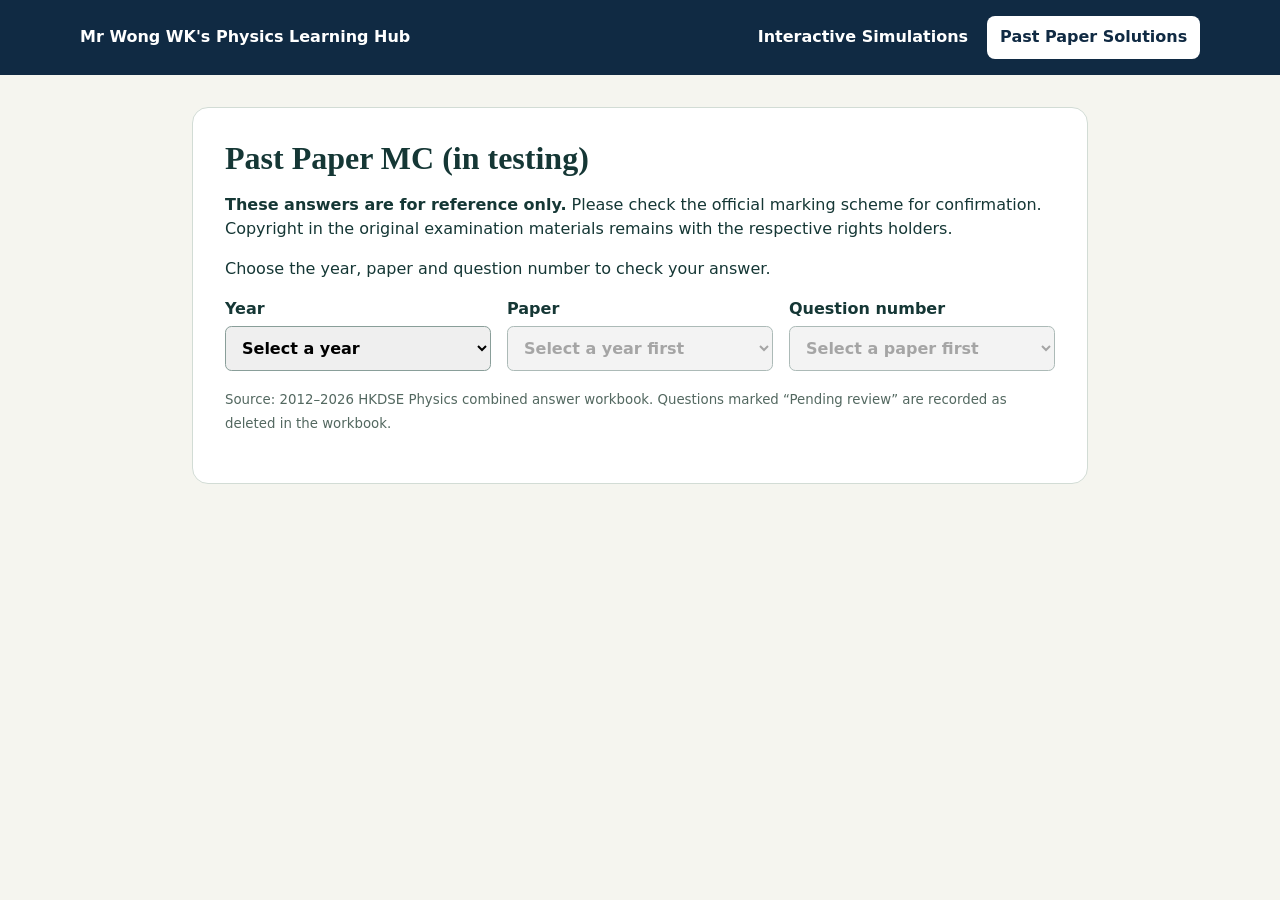
<file: past-paper.html>
<!doctype html>
<html lang="en-GB">
<meta charset="utf-8">
<meta name="viewport" content="width=device-width, initial-scale=1">
<title>Mr Wong WK's Physics Learning Hub</title>
<style>
* { box-sizing:border-box }
body { margin:0; background:#f5f5ef; color:#153735; font:1rem/1.5 system-ui,sans-serif }
header { background:#123c3a; color:white; padding:clamp(1.5rem,5vw,4rem) max(5vw,calc((100vw - 56rem)/2)) }
h1,h2 { font-family:Georgia,serif; line-height:1.15 }
h1 { font-size:clamp(1.9rem,5vw,3.3rem); margin:.3rem 0 1rem }
h1 span { display:inline-block }
header a { color:#d0f0df }
main { width:min(90%,56rem); margin:2rem auto }
article { background:white; padding:clamp(1rem,4vw,2rem); border:1px solid #d2dcd5; border-radius:1rem }
h2 { font-size:2rem; margin:0 }
.controls, form { display:flex; flex-wrap:wrap; gap:1rem; align-items:end }
label { display:grid; gap:.3rem; flex:1 1 12rem; font-weight:600 }
select,input,button { font:inherit; min-height:2.8rem; padding:.5rem .75rem; border:1px solid #899e99; border-radius:.4rem; width:100% }
button { background:#185651; color:white; width:auto; cursor:pointer }
#answer { background:#edf5ef; padding:1rem; border-left:4px solid #368070; font-size:1.2rem }
small { color:#536860 }
</style>
<link rel="stylesheet" href="hub-header.css">
<header class="hub-header">
  <div class="hub-inner">
    <strong>Mr Wong WK's Physics Learning Hub</strong>
    <nav aria-label="Main navigation">
      <a href="index.html">Interactive Simulations</a>
      <a href="past-paper.html" aria-current="page">Past Paper Solutions</a>
    </nav>
  </div>
</header>
<main><article>
  <h2>Past Paper MC (in testing)</h2>
  <p><strong>These answers are for reference only.</strong> Please check the official marking scheme for confirmation. Copyright in the original examination materials remains with the respective rights holders.</p>
  <p>Choose the year, paper and question number to check your answer.</p>
  <div class="controls">
    <label>Year<select id="year"><option value="">Select a year</option></select></label>
    <label>Paper<select id="paper" disabled><option value="">Select a year first</option></select></label>
    <label>Question number<select id="question" disabled><option value="">Select a paper first</option></select></label>
  </div>
  <p id="answer" hidden aria-live="polite"></p>
  <p><small>Source: 2012–2026 HKDSE Physics combined answer workbook. Questions marked “Pending review” are recorded as deleted in the workbook.</small></p>
</article></main>
<script src="mc-answers.js"></script>
<script>
const byId = id => document.getElementById(id);
const year = byId('year'), question = byId('question');
const paper = byId('paper');
const papers = ['Paper 1A', 'Paper 2 MC'];
for (const value of [...new Set(records.map(row => row.year))].sort((a,b) => b-a)) year.add(new Option(value,value));
let questions = [];
const selectedRow = () => question.value === '' ? undefined : questions[Number(question.value)];
function showAnswer() {
  const row = selectedRow();
  byId('answer').hidden = !row;
  byId('answer').textContent = row ? (row.answer ? 'Answer: ' + row.answer : 'Pending review — recorded as deleted.') : '';
}
year.onchange = () => {
  paper.replaceChildren(new Option(year.value ? 'Select a paper' : 'Select a year first',''));
  paper.disabled = !year.value;
  if (year.value) for (const name of papers) paper.add(new Option(name,name));
  paper.onchange();
};
paper.onchange = () => {
  questions = records.filter(row => row.year === Number(year.value) && row.paper === paper.value)
    .sort((a,b) => a.section.localeCompare(b.section) || a.question-b.question);
  question.replaceChildren(new Option(paper.value ? 'Select a question' : 'Select a paper first',''));
  question.disabled = !paper.value;
  questions.forEach((row,index) => {
    const section = row.section ? 'Section ' + row.section + ' · ' : '';
    question.add(new Option(section + 'Q' + row.question + (row.answer ? '' : ' (pending review)'),index));
  });
  showAnswer();
};
question.onchange = showAnswer;
</script>
<style>[hidden] { display:none !important }</style>
</html>
</file>
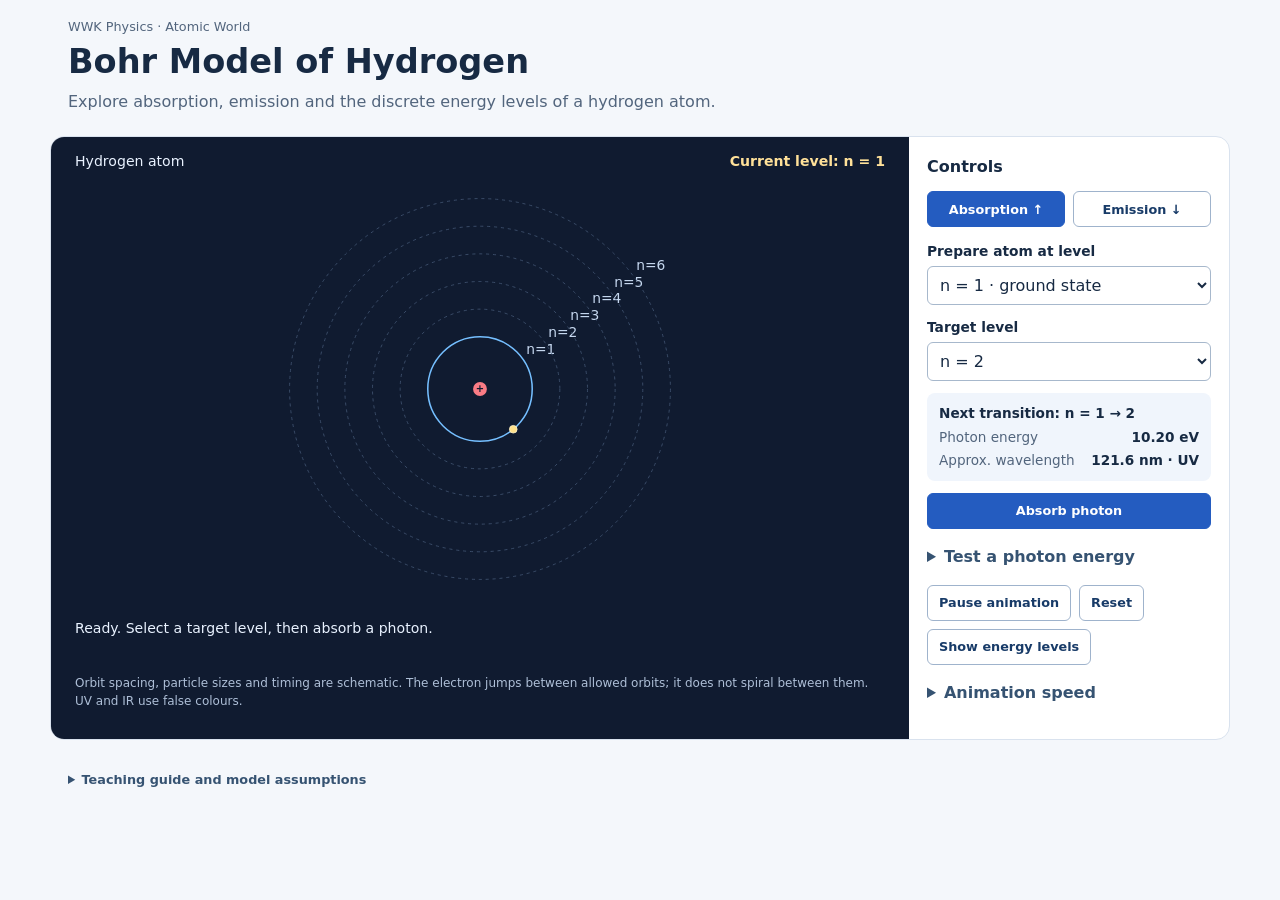
<file: WWK_Bohr model.html>
<!doctype html>
<html lang="en-GB">
<head>
  <meta charset="utf-8">
  <meta name="viewport" content="width=device-width, initial-scale=1">
  <meta name="description" content="Explore discrete energy levels, absorption, emission and ionisation in the Bohr model of hydrogen.">
  <title>Bohr Model | WWK Physics</title>
  <style>
    :root { color-scheme: light; font-family: system-ui, -apple-system, BlinkMacSystemFont, "Segoe UI", sans-serif; color: #172a43; background: #f4f7fb; }
    * { box-sizing: border-box; }
    body { margin: 0; line-height: 1.5; }
    header, footer { max-width: 1180px; margin: auto; padding: 14px 18px; }
    h1 { margin: 4px 0; font-size: clamp(1.6rem, 3vw, 2.1rem); line-height: 1.2; }
    h2 { margin: 0 0 12px; font-size: 1rem; }
    p { margin: 8px 0; }
    .note, .subtitle { color: #52657d; }
    .note, footer { font-size: .8rem; }
    main { display: grid; grid-template-columns: minmax(0, 1fr) 320px; max-width: 1180px; margin: 0 auto; border: 1px solid #d9e2ee; border-radius: 14px; overflow: hidden; background: white; }
    .atom { margin: 0; background: #101b30; color: #e9f2ff; padding: 12px 16px; min-width: 0; }
    .atom-top { display: flex; justify-content: space-between; gap: 12px; font-size: .88rem; padding: 2px 8px; }
    #currentState { color: #ffe199; font-weight: 700; }
    #atomSvg { display: block; width: 100%; height: min(430px, 59vh); min-height: 300px; }
    .orbit { fill: none; stroke: #465a78; stroke-dasharray: 4 5; stroke-width: 1; }
    .orbit.active { stroke: #75bfff; stroke-width: 2; stroke-dasharray: none; }
    .orbit-label { fill: #c6d8ef; font-size: 18px; }
    #eventStatus { padding: 6px 8px; min-height: 3.5em; font-size: .88rem; }
    figcaption { color: #aebfd7; font-size: .75rem; padding: 4px 8px; }
    .controls { padding: 18px; min-width: 0; }
    .buttons { display: flex; flex-wrap: wrap; gap: 8px; margin: 10px 0; }
    .modes { display: grid; grid-template-columns: 1fr 1fr; gap: 8px; margin-bottom: 14px; }
    button { padding: 8px 11px; min-height: 36px; border: 1px solid #9fb3cc; border-radius: 6px; background: white; color: #183b68; font: 600 .8rem system-ui, sans-serif; cursor: pointer; }
    button:hover { background: #edf4ff; }
    button[aria-pressed="true"], .primary { background: #245cc0; color: white; border-color: #245cc0; }
    button:disabled { background: #edf1f6; color: #68788b; border-color: #cdd7e4; cursor: default; }
    :focus-visible { outline: 3px solid #d48c05; outline-offset: 3px; }
    label { display: block; font-size: .86rem; font-weight: 650; margin-bottom: 4px; }
    select, input[type=number] { width: 100%; padding: 8px; border: 1px solid #a7b8cc; border-radius: 6px; background: white; color: #172a43; font: inherit; }
    .field { margin-bottom: 12px; }
    .preview { padding: 10px 12px; border-radius: 8px; background: #f0f5fc; font-size: .85rem; margin: 12px 0; }
    .preview strong { display: block; margin-bottom: 4px; }
    .preview dl { margin: 0; }
    .preview dl div { display: flex; justify-content: space-between; gap: 8px; margin-top: 3px; }
    dt { color: #52657d; } dd { margin: 0; font-weight: 700; font-variant-numeric: tabular-nums; }
    #runTransition { width: 100%; }
    details { margin: 12px 0; }
    summary { cursor: pointer; font-weight: 650; color: #365372; padding: 4px 0; }
    .manual-row { display: flex; gap: 8px; align-items: center; }
    .manual-row input { min-width: 0; }
    .speed { display: flex; gap: 8px; align-items: center; }
    .speed input { width: 100%; accent-color: #245cc0; }
    .speed output { min-width: 38px; font-size: .85rem; }
    .supplement { max-width: 1180px; margin: 14px auto 0; padding: 20px; border: 1px solid #d9e2ee; border-radius: 12px; background: white; }
    [hidden] { display: none !important; }
    .energy-layout { display: grid; grid-template-columns: minmax(0, 1.4fr) minmax(240px, 1fr); gap: 24px; align-items: center; }
    #energySvg { width: 100%; height: auto; background: #f8fafd; border-radius: 8px; }
    .energy-data { margin: 12px 0; }
    .energy-data div { display: flex; justify-content: space-between; gap: 12px; border-bottom: 1px solid #e2e8f0; padding: 8px 0; }
    .equation { font-size: 1.1rem; color: #1e4d8b; }
    footer ul { padding-left: 20px; }
    a { color: #245cc0; }
    @media (max-width: 1210px) { main, .supplement { margin-left: 12px; margin-right: 12px; } }
    @media (max-width: 720px) { main { grid-template-columns: minmax(0, 1fr); } #atomSvg { height: auto; min-height: 0; } .atom { padding: 10px; } .energy-layout { grid-template-columns: minmax(0, 1fr); gap: 12px; } .supplement { padding: 16px; } }
  </style>
</head>
<body>
  <header>
    <span class="note">WWK Physics · Atomic World</span>
    <h1>Bohr Model of Hydrogen</h1>
    <p class="subtitle">Explore absorption, emission and the discrete energy levels of a hydrogen atom.</p>
  </header>
  <main>
    <figure class="atom">
      <div class="atom-top"><span>Hydrogen atom</span><span id="currentState">Current level: n = 1</span></div>
      <svg id="atomSvg" viewBox="-300 -280 600 560" role="img" aria-labelledby="atomTitle atomDescription">
        <title id="atomTitle">Bohr model of a hydrogen atom</title>
        <desc id="atomDescription">One electron is in the ground state, n equals 1. Six allowed orbits are shown schematically.</desc>
        <g id="orbits"></g>
        <circle cx="0" cy="0" r="9" fill="#fa7c85"/>
        <text x="0" y="4" fill="#101b30" text-anchor="middle" font-size="13" font-weight="700">+</text>
        <path id="photon" d="M-28 0 Q-21 -12 -14 0 T0 0 T14 0 T28 0" fill="none" stroke="#bba0ff" stroke-width="3" visibility="hidden"/>
        <circle id="electron" cx="50" cy="0" r="5" fill="#ffe18a" stroke="#fff3cc" stroke-width="1"/>
      </svg>
      <p id="eventStatus" role="status">Ready. Select a target level, then absorb a photon.</p>
      <figcaption>Orbit spacing, particle sizes and timing are schematic. The electron jumps between allowed orbits; it does not spiral between them. UV and IR use false colours.</figcaption>
    </figure>
    <section class="controls" aria-labelledby="controlsHeading">
      <h2 id="controlsHeading">Controls</h2>
      <div class="modes" aria-label="Transition mode">
        <button id="absorptionMode" aria-pressed="true">Absorption ↑</button>
        <button id="emissionMode" aria-pressed="false">Emission ↓</button>
      </div>
      <div class="field">
        <label for="prepareLevel">Prepare atom at level</label>
        <select id="prepareLevel"><option value="" disabled hidden>Ionised — prepare a level</option><option value="1" selected>n = 1 · ground state</option><option value="2">n = 2</option><option value="3">n = 3</option><option value="4">n = 4</option><option value="5">n = 5</option><option value="6">n = 6</option></select>
      </div>
      <div class="field"><label for="targetLevel">Target level</label><select id="targetLevel"><option value="2">n = 2</option></select></div>
      <div class="preview" aria-label="Selected transition preview">
        <strong id="previewLabel">Next transition: n = 1 → 2</strong>
        <dl><div><dt>Photon energy</dt><dd id="photonEnergy">10.20 eV</dd></div><div><dt>Approx. wavelength</dt><dd id="wavelength">121.6 nm · UV</dd></div></dl>
      </div>
      <button id="runTransition" class="primary">Absorb photon</button>
      <details id="manualPanel">
        <summary>Test a photon energy</summary>
        <label for="manualEnergy">Photon energy / eV</label>
        <div class="manual-row"><input id="manualEnergy" type="number" min="0.01" max="10000" step="0.01" value="10.20"><button id="firePhoton">Fire</button></div>
        <p class="note">From n = 1: try 10.20, 11.00 or 13.60 eV. Inputs are rounded to 0.01 eV when matching displayed energy gaps.</p>
      </details>
      <div class="buttons"><button id="pause">Pause animation</button><button id="reset">Reset</button><button id="energyToggle" aria-expanded="false" aria-controls="energyPanel">Show energy levels</button></div>
      <details><summary>Animation speed</summary><label for="speed">Playback speed</label><div class="speed"><input id="speed" type="range" min="0.5" max="2" step="0.25" value="1"><output id="speedValue" for="speed">1×</output></div></details>
    </section>
  </main>
  <section id="energyPanel" class="supplement" aria-labelledby="energyHeading" hidden>
    <h2 id="energyHeading">Energy levels of hydrogen</h2>
    <div class="energy-layout">
      <svg id="energySvg" viewBox="0 0 720 410" role="img" aria-labelledby="energyTitle energyDescription">
        <title id="energyTitle">Hydrogen energy-level diagram</title><desc id="energyDescription"></desc>
        <defs><marker id="arrow" viewBox="0 0 10 10" refX="8" refY="5" markerWidth="7" markerHeight="7" orient="auto-start-reverse"><path d="M0 0 L10 5 L0 10 Z" fill="#245cc0"/></marker></defs>
        <g id="energyLines"></g>
      </svg>
      <div>
        <p class="equation">E<sub>n</sub> = −13.6 / n² eV</p>
        <p id="photonEquation" class="equation">E<sub>photon</sub> = hf = |E<sub>f</sub> − E<sub>i</sub>|</p>
        <dl class="energy-data"><div><dt>Current atomic energy</dt><dd id="atomicEnergy">−13.60 eV</dd></div><div><dt>Energy needed to ionise</dt><dd id="bindingEnergy">13.60 eV</dd></div><div><dt>Selected spectral series</dt><dd id="series">Lyman</dd></div><div><dt>Atomic energy change, ΔE</dt><dd id="deltaEnergy">+10.20 eV</dd></div></dl>
        <p id="energyExplanation" class="note"></p>
        <p class="note">Vertical energy positions use a linear energy scale. Leader lines separate labels for the closely spaced upper levels.</p>
      </div>
    </div>
  </section>
  <footer>
    <details><summary>Teaching guide and model assumptions</summary>
      <ul><li>Absorb a photon to move to a higher energy level. Emit a photon to move to a lower level.</li><li>Prepare n = 3, select emission to n = 2, and compare with absorption from n = 2 to n = 3.</li><li>Use a non-matching photon energy to test whether absorption occurs.</li><li>Ionisation requires at least the binding energy. Any excess becomes the electron's kinetic energy, neglecting nuclear recoil.</li></ul>
      <p>This simplified Bohr model applies to hydrogen. It displays n = 1–6; higher bound levels are not simulated. Orbital motion, jump timing and photon wave packets are illustrative. Orbit radii are spaced for clarity: physical Bohr radii increase as n². Bound-state matches use energies rounded to 0.01 eV as an input convenience, not a physical absorption linewidth. The ionisation threshold uses the unrounded binding energy. Spontaneous lifetimes, transition probabilities, selection rules and automatic cascades are not modelled. Brackett and Pfund names are extension information.</p>
      <p>Approximate constants: E₁ = −13.6 eV, hc = 1240 eV nm. <a href="https://openstax.org/books/university-physics-volume-3/pages/6-4-bohrs-model-of-the-hydrogen-atom" target="_blank" rel="noopener noreferrer">Reference: OpenStax — Bohr's model of hydrogen</a>.</p>
    </details>
  </footer>
  <script>
    'use strict';
    const RYDBERG_EV = 13.6, HC = 1240, MAX_N = 6, EPSILON = 1e-9;
    const byId = id => document.getElementById(id);
    const state = { n: 1, mode: 'absorption', target: 2, angle: 0, speed: 1, paused: false, animation: null };
    let previousTime = null;
    function energy(n) { return -RYDBERG_EV / (n * n); }
    function transition(from, to) {
      if (!Number.isInteger(from) || !Number.isInteger(to) || from < 1 || to < 1 || from > MAX_N || to > MAX_N || from === to) return null;
      const delta = energy(to) - energy(from);
      return { from, to, delta, photonEnergy: Math.abs(delta), wavelength: HC / Math.abs(delta), kind: delta > 0 ? 'absorption' : 'emission' };
    }
    function seriesName(from, to) { return ['', 'Lyman', 'Balmer', 'Paschen', 'Brackett (extension)', 'Pfund (extension)'][Math.min(from, to)] || '—'; }
    function region(wavelength) { return wavelength < 380 ? 'UV' : wavelength <= 780 ? 'visible' : 'IR'; }
    function colour(wavelength) {
      if (wavelength < 380) return '#bba0ff';
      if (wavelength > 780) return '#ffa0a0';
      if (wavelength < 450) return '#ac83ff';
      if (wavelength < 495) return '#65b9ff';
      if (wavelength < 570) return '#5be6a0';
      if (wavelength < 590) return '#ffe276';
      if (wavelength < 620) return '#ffb267';
      return '#ff7f86';
    }
    function classifyPhoton(n, photonEnergy) {
      if (!Number.isInteger(n) || n < 1 || n > MAX_N || !Number.isFinite(photonEnergy) || photonEnergy <= 0 || photonEnergy > 10000) return { kind: 'invalid' };
      const binding = -energy(n);
      if (photonEnergy >= binding - EPSILON) return { kind: 'ionisation', from: n, photonEnergy, kineticEnergy: Math.max(0, photonEnergy - binding) };
      for (let to = n + 1; to <= MAX_N; to++) {
        const result = transition(n, to);
        if (Math.round(photonEnergy * 100) === Math.round(result.photonEnergy * 100)) return { ...result, inputEnergy: photonEnergy };
      }
      const largestShownGap = n < MAX_N ? energy(MAX_N) - energy(n) : 0;
      if (photonEnergy > largestShownGap + 0.005) return { kind: 'outside', from: n, photonEnergy };
      return { kind: 'pass', from: n, photonEnergy };
    }
    function radius(n) { return 32 + 36 * n; } // Schematic, not the physical n² scaling.
    function number(value) { return Math.abs(value) > 0 && Math.abs(value) < .01 ? value.toPrecision(3) : value.toFixed(2); }
    function selectedTransition() {
      if (state.animation) return ['absorption', 'emission'].includes(state.animation.kind) ? transition(state.animation.from, state.animation.to) : null;
      return state.n === null ? null : transition(state.n, state.target);
    }
    function announce(text) { byId('eventStatus').textContent = text; }
    function updateStateText() {
      byId('currentState').textContent = state.n === null ? 'Ionised: H⁺' : `Current level: n = ${state.n}`;
      byId('atomDescription').textContent = state.n === null ? 'The electron has left the hydrogen atom. A hydrogen ion remains.' : `One electron occupies n equals ${state.n}. Six allowed orbits are drawn with schematic spacing.`;
    }
    function updateAtomicReadouts() {
      byId('atomicEnergy').textContent = state.n === null ? '0 eV (continuum limit)' : `${number(energy(state.n))} eV`;
      byId('bindingEnergy').textContent = state.n === null ? '—' : `${(-energy(state.n)).toPrecision(4)} eV`;
    }
    function updateUI() {
      const busy = state.animation !== null, ionised = state.n === null;
      updateStateText();
      byId('absorptionMode').setAttribute('aria-pressed', state.mode === 'absorption');
      byId('emissionMode').setAttribute('aria-pressed', state.mode === 'emission');
      byId('prepareLevel').value = ionised ? '' : String(state.n);
      const targets = ionised ? [] : Array.from({ length: MAX_N }, (_, i) => i + 1).filter(n => state.mode === 'absorption' ? n > state.n : n < state.n);
      if (!targets.includes(state.target)) state.target = targets.length ? targets[0] : null;
      byId('targetLevel').innerHTML = targets.length ? targets.map(n => `<option value="${n}">n = ${n}</option>`).join('') : '<option value="">No target available</option>';
      if (state.target !== null) byId('targetLevel').value = String(state.target);
      for (const id of ['absorptionMode', 'emissionMode', 'prepareLevel']) byId(id).disabled = busy;
      byId('targetLevel').disabled = busy || targets.length === 0;
      byId('runTransition').disabled = busy || targets.length === 0;
      byId('firePhoton').disabled = busy || ionised;
      byId('manualEnergy').disabled = busy || ionised;
      byId('runTransition').textContent = state.mode === 'absorption' ? 'Absorb photon' : 'Emit photon';
      byId('pause').textContent = state.paused ? 'Play animation' : 'Pause animation';
      const t = selectedTransition(), a = state.animation;
      const testing = a && ['ionisation', 'pass'].includes(a.kind);
      const displayedEnergy = testing ? a.photonEnergy : t ? t.photonEnergy : null;
      byId('previewLabel').textContent = testing ? a.kind === 'ionisation' ? `Ionisation: n = ${a.from} → free electron` : 'Test photon: no matching shown gap' : t ? `${busy ? 'In progress' : 'Next transition'}: n = ${t.from} → ${t.to}` : ionised ? 'Ionised — prepare an atom or reset.' : state.mode === 'emission' ? 'Ground state: no lower level.' : 'No higher level shown. Test a photon to ionise.';
      byId('photonEnergy').textContent = displayedEnergy === null ? '—' : `${number(displayedEnergy)} eV`;
      byId('wavelength').textContent = displayedEnergy === null ? '—' : `${(HC / displayedEnergy).toFixed(1)} nm · ${region(HC / displayedEnergy)}`;
      updateAtomicReadouts();
      byId('series').textContent = t ? seriesName(t.from, t.to) : '—';
      byId('deltaEnergy').textContent = testing ? a.kind === 'ionisation' ? `+${number(-energy(a.from))} eV` : '0.00 eV' : t ? `${t.delta > 0 ? '+' : '−'}${number(Math.abs(t.delta))} eV` : '—';
      byId('energyExplanation').textContent = testing ? a.kind === 'ionisation' ? `The photon supplies the binding energy; the remaining ${number(a.kineticEnergy)} eV becomes electron kinetic energy.` : 'The photon is not absorbed, so the atomic energy does not change.' : t ? t.delta > 0 ? 'Absorption increases the atomic energy. The absorbed photon supplies the energy gap.' : 'Emission decreases the atomic energy. The emitted photon carries away the energy gap.' : ionised ? 'The ionisation limit is the zero of energy. The free electron can carry positive kinetic energy.' : 'Select a valid transition to compare the two energy levels.';
      byId('photonEquation').innerHTML = (a && a.kind === 'ionisation') || ionised ? 'E<sub>photon</sub> = E<sub>ionisation</sub> + K<sub>electron</sub>' : 'E<sub>photon</sub> = hf = |E<sub>f</sub> − E<sub>i</sub>|';
      drawEnergyDiagram(); render();
    }
    const compactEnergyDiagram = window.matchMedia('(max-width: 720px)');
    function drawEnergyDiagram() {
      const compact = compactEnergyDiagram.matches;
      const layout = compact
        ? { width: 320, left: 30, right: 127, label: 169, title: 12, limit: 140, transition: 81, electron: 48, font: 16 }
        : { width: 720, left: 90, right: 430, label: 500, title: 20, limit: 450, transition: 265, electron: 125, font: 15 };
      const y = e => 40 - e * 320 / RYDBERG_EV;
      byId('energySvg').setAttribute('viewBox', `0 0 ${layout.width} 410`);
      let lines = `<text x="${layout.title}" y="20" fill="#52657d" font-size="${layout.font}">Energy / eV</text>
        <line x1="${layout.left}" y1="40" x2="${layout.right}" y2="40" stroke="#7c8da5" stroke-dasharray="5 4"/>
        <text x="${layout.limit}" y="25" font-size="${layout.font}" fill="#52657d">0 eV · ionisation limit</text>`;
      for (let n = 1; n <= MAX_N; n++) {
        const position = y(energy(n)), labelY = n === 1 ? 360 : 230 - 30 * n;
        const stroke = state.n === n ? '#a06400' : '#8b9cb3';
        lines += `<line x1="${layout.left}" y1="${position}" x2="${layout.right}" y2="${position}" stroke="${stroke}" stroke-width="${state.n === n ? 3 : 1.5}"/>
          <path d="M${layout.right} ${position} L${layout.label - 10} ${labelY}" fill="none" stroke="#a6b4c6"/>
          <text x="${layout.label}" y="${labelY + 5}" font-size="${layout.font}" fill="#365372">n = ${n} · ${energy(n).toFixed(2)} eV</text>`;
      }
      const t = selectedTransition(), a = state.animation;
      const from = t ? t.from : a && a.kind === 'ionisation' ? a.from : null;
      const toEnergy = t ? energy(t.to) : 0;
      if (from !== null) lines += `<line x1="${layout.transition}" y1="${y(energy(from))}" x2="${layout.transition}" y2="${y(toEnergy)}" stroke="#245cc0" stroke-width="3" marker-end="url(#arrow)"/>`;
      lines += `<circle cx="${layout.electron}" cy="${y(state.n === null ? 0 : energy(state.n))}" r="6" fill="#a06400"/>`;
      byId('energyLines').innerHTML = lines;
      byId('energyDescription').textContent = `Energy levels follow minus 13.6 divided by n squared electronvolts. ${state.n === null ? 'The atom is ionised.' : `The electron occupies n equals ${state.n}.`} ${t ? `Selected transition from ${t.from} to ${t.to}.` : ''}`;
    }
    function begin(result) {
      if (state.animation || state.n === null) return;
      if (result.kind === 'invalid') { announce('Enter a positive photon energy up to 10,000 eV.'); return; }
      if (result.kind === 'outside') { announce('Higher bound levels may be involved. Levels above n = 6 are not simulated; choose another photon energy.'); return; }
      state.animation = { ...result, elapsed: 0, jumped: false, angle: state.angle };
      const label = result.kind === 'ionisation' ? 'Ionisation' : result.kind === 'pass' ? 'Non-matching photon' : result.kind === 'absorption' ? 'Absorption' : 'Emission';
      announce(`${label} in progress${state.paused ? ' — press Play animation.' : '…'}`);
      updateUI();
    }
    function finishAnimation(a) {
      state.animation = null;
      if (a.kind === 'ionisation') announce(`Ionised: the photon removes the electron. Electron kinetic energy = ${number(a.kineticEnergy)} eV. Reset or prepare another atom to continue.`);
      else if (a.kind === 'pass') announce(`Not absorbed: ${number(a.photonEnergy)} eV does not match a shown energy gap. The atom remains at n = ${state.n}.`);
      else announce(`${a.kind === 'absorption' ? 'Absorbed' : 'Emitted'} ${number(a.photonEnergy)} eV: n = ${a.from} → ${a.to}. ${a.inputEnergy !== undefined ? 'Matched to the displayed 0.01 eV precision.' : ''}`);
      updateUI();
    }
    function tick(dt) {
      if (state.paused) return;
      const a = state.animation;
      if (!a) { if (state.n !== null) state.angle = (state.angle + dt * .8 * state.speed / Math.sqrt(state.n)) % (2 * Math.PI); return; }
      a.elapsed += dt * state.speed;
      const jumpAt = a.kind === 'emission' ? .2 : .8;
      if (!a.jumped && a.kind !== 'pass' && a.elapsed >= jumpAt) {
        a.jumped = true;
        state.n = a.kind === 'ionisation' ? null : a.to;
        updateStateText(); updateAtomicReadouts(); drawEnergyDiagram();
      }
      const duration = a.kind === 'ionisation' ? 1.9 : a.kind === 'pass' ? 1.5 : 1.3;
      if (a.elapsed >= duration) finishAnimation(a);
    }
    function render() {
      const a = state.animation;
      let x = 0, y = 0, visible = state.n !== null;
      if (visible) { x = Math.cos(state.angle) * radius(state.n); y = Math.sin(state.angle) * radius(state.n); }
      if (a && a.kind === 'ionisation' && a.jumped) {
        const distance = radius(a.from) + 520 * Math.min((a.elapsed - .8) / 1.1, 1);
        x = Math.cos(a.angle) * distance; y = Math.sin(a.angle) * distance; visible = true;
      }
      byId('electron').setAttribute('cx', x); byId('electron').setAttribute('cy', y);
      byId('electron').setAttribute('visibility', visible ? 'visible' : 'hidden');
      for (let n = 1; n <= MAX_N; n++) byId(`orbit${n}`).setAttribute('class', `orbit${state.n === n ? ' active' : ''}`);
      let photonVisible = false, px = 0, py = 0;
      if (a) {
        if (a.kind === 'pass') { photonVisible = true; px = -340 + 680 * a.elapsed / 1.5; py = Math.sin(a.angle) * radius(a.from); }
        else if (a.kind === 'emission' && a.elapsed >= .2) { photonVisible = true; const u = Math.min((a.elapsed - .2) / 1.1, 1); const sx = Math.cos(a.angle) * radius(a.to); px = sx + (340 - sx) * u; py = Math.sin(a.angle) * radius(a.to); }
        else if (a.kind !== 'emission' && a.elapsed < .8) { photonVisible = true; const ex = Math.cos(a.angle) * radius(a.from); px = -340 + (340 + ex) * a.elapsed / .8; py = Math.sin(a.angle) * radius(a.from); }
        byId('photon').setAttribute('stroke', colour(HC / a.photonEnergy));
      }
      byId('photon').setAttribute('visibility', photonVisible ? 'visible' : 'hidden');
      byId('photon').setAttribute('transform', `translate(${px} ${py})`);
    }
    function frame(timestamp) {
      const dt = previousTime === null ? 0 : Math.min((timestamp - previousTime) / 1000, .05);
      previousTime = timestamp;
      tick(dt); render(); requestAnimationFrame(frame);
    }
    function prepareAtom(n) {
      if (!Number.isInteger(n) || n < 1 || n > MAX_N) return;
      state.animation = null; state.n = n; state.angle = 0;
      announce(`Prepared at n = ${n}. Choose a target level or test a photon energy.`); updateUI();
    }
    byId('orbits').innerHTML = Array.from({ length: MAX_N }, (_, i) => `<circle id="orbit${i+1}" r="${radius(i+1)}" class="orbit"/><text x="${Math.cos(-.65)*radius(i+1)+6}" y="${Math.sin(-.65)*radius(i+1)-5}" class="orbit-label">n=${i+1}</text>`).join('');
    for (const mode of ['absorption', 'emission']) byId(`${mode}Mode`).addEventListener('click', () => {
      if (state.animation) return; state.mode = mode; updateUI();
    });
    byId('prepareLevel').addEventListener('change', event => prepareAtom(Number(event.target.value)));
    byId('targetLevel').addEventListener('change', event => { state.target = Number(event.target.value); updateUI(); });
    byId('runTransition').addEventListener('click', () => { const t = selectedTransition(); if (t && !state.animation) begin(t); });
    byId('firePhoton').addEventListener('click', () => {
      const input = byId('manualEnergy').value.trim();
      begin(classifyPhoton(state.n, input === '' ? NaN : Number(input)));
    });
    byId('manualEnergy').addEventListener('keydown', event => { if (event.key === 'Enter') byId('firePhoton').click(); });
    byId('pause').addEventListener('click', () => { state.paused = !state.paused; previousTime = null; updateUI(); });
    byId('speed').addEventListener('input', event => { state.speed = Number(event.target.value); byId('speedValue').textContent = `${state.speed}×`; });
    byId('energyToggle').addEventListener('click', () => {
      const panel = byId('energyPanel'); panel.hidden = !panel.hidden;
      byId('energyToggle').setAttribute('aria-expanded', !panel.hidden);
      byId('energyToggle').textContent = `${panel.hidden ? 'Show' : 'Hide'} energy levels`;
      if (!panel.hidden) panel.scrollIntoView({ behavior: 'auto', block: 'nearest' });
    });
    byId('reset').addEventListener('click', () => {
      Object.assign(state, { n: 1, mode: 'absorption', target: 2, angle: 0, speed: 1, paused: false, animation: null });
      byId('speed').value = '1'; byId('speedValue').textContent = '1×'; byId('manualEnergy').value = '10.20'; previousTime = null;
      announce('Reset to n = 1. Select a target level, then absorb a photon.'); updateUI();
    });
    compactEnergyDiagram.addEventListener('change', drawEnergyDiagram);
    document.addEventListener('visibilitychange', () => { previousTime = null; });
    updateUI(); requestAnimationFrame(frame);
  </script>
</body>
</html>
</file>
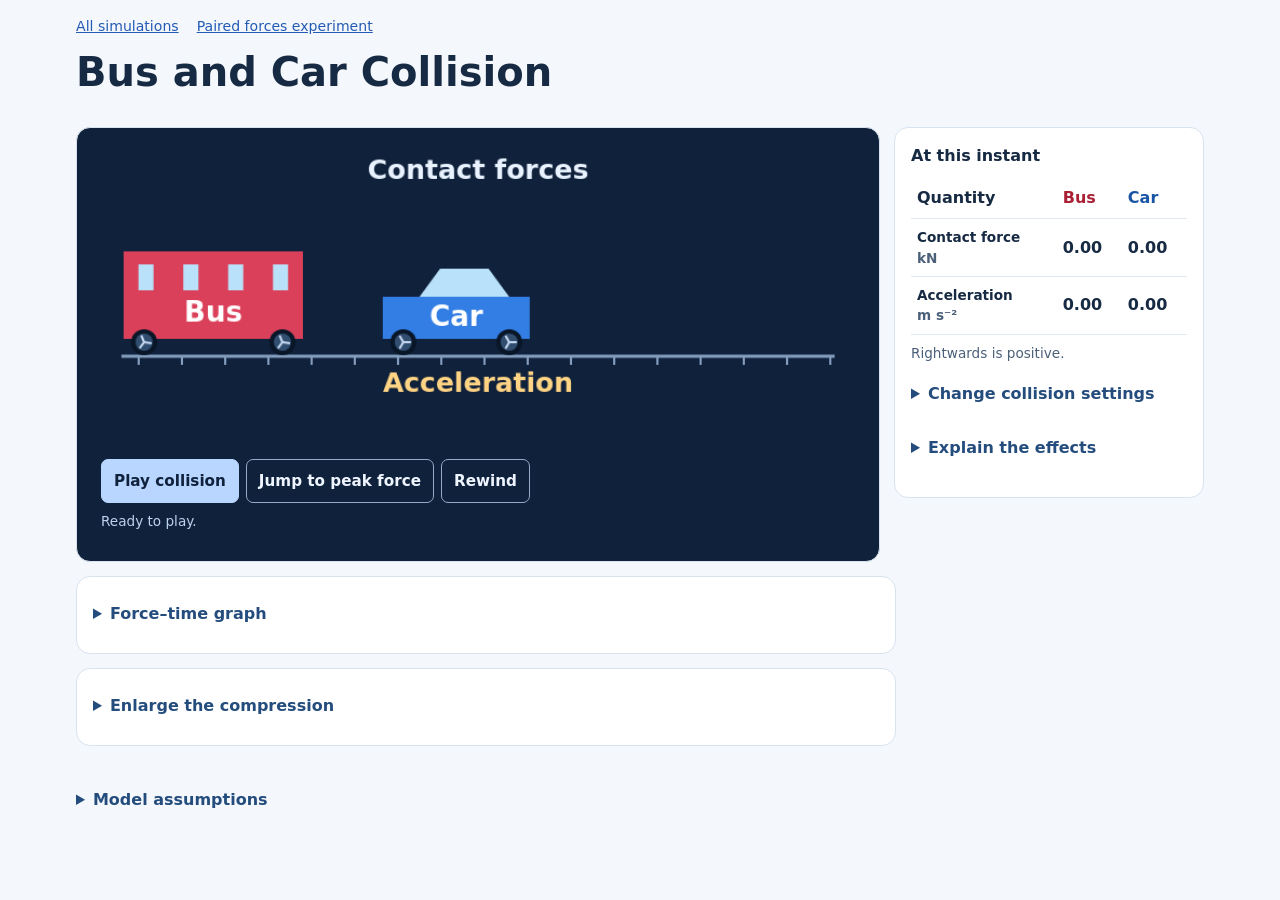
<file: WWK_Bus-and-Car-Collision.html>
<!doctype html>
<html lang="en-GB">
<head>
<meta charset="utf-8">
<meta name="viewport" content="width=device-width, initial-scale=1">
<title>Bus and Car Collision | WWK Physics</title>
<style>:root{font-family:system-ui,sans-serif;color:#172a43;background:#f4f7fb}
*{box-sizing:border-box}
body{margin:0;line-height:1.5}
header,main,footer{max-width:1160px;margin:auto;padding:16px}
header{padding-bottom:4px}
h1{font-size:clamp(1.8rem,4vw,2.5rem);margin:5px 0}
h2{font-size:1rem;margin:0 0 10px}
p{margin:8px 0}
a{color:#245bb3}
small,.note{color:#4b6079;font-size:.85rem}
.layout{display:grid;grid-template-columns:minmax(0,1fr) 310px;gap:14px;align-items:start}
.card{background:white;border:1px solid #d8e3ef;border-radius:14px;padding:16px;min-width:0}
.scene{background:#10213b;color:#e9f3ff;padding:12px}
.scene canvas{display:block;width:100%;height:auto}
.field{margin-bottom:10px}
.pair{display:grid;grid-template-columns:1fr 1fr;gap:10px}
label{display:block;font-weight:650;font-size:.85rem;margin-bottom:4px}
input,select,button{font:inherit}
input[type=number],select{width:100%;padding:7px;border:1px solid #96abc5;border-radius:6px;background:white;color:inherit}
input[type=range]{width:100%;accent-color:#245bb3}
button{border:1px solid #91a9c8;background:white;border-radius:7px;color:#1d477f;padding:8px 12px;cursor:pointer;font-size:.95rem;font-weight:650;min-height:44px}
button.primary,button[aria-pressed=true]{background:#245bb3;color:white;border-color:#245bb3}
button:disabled{opacity:.55;cursor:default}
:focus-visible{outline:3px solid #ecad36;outline-offset:2px}
.buttons{display:flex;gap:7px;flex-wrap:wrap;margin:10px 0}
details{margin:10px 0}
summary{cursor:pointer;color:#244d7d;font-weight:650}
table{width:100%;border-collapse:collapse;font-variant-numeric:tabular-nums}
th,td{text-align:left;padding:8px 6px;border-bottom:1px solid #e0e8f2}
tbody th{font-size:.85rem;font-weight:600}
tbody th small{display:block}
td{font-weight:650;white-space:nowrap}
.transport{padding:8px 12px 10px}
.transport .buttons{margin:4px 0}
.transport button.primary{background:#b8d6ff;color:#10213b;border-color:#b8d6ff}
.transport .buttons button:not(.primary){background:transparent;color:#eef5ff;border-color:#93aac8}
.extra{max-width:820px;margin:14px 0 0}
.extra>summary,.settings>summary{min-height:44px;padding:9px 0}
.extra[open]>summary{margin-bottom:6px}
.plots canvas{display:block;width:100%;height:246px;background:#f6f9fd;border-radius:8px;margin-top:6px}
.legend{display:flex;flex-wrap:wrap;gap:8px 18px;font-size:.85rem;font-weight:650}
.red{color:#aa2136}.blue{color:#1855a5}
#status{min-height:1.5em;color:#bcd2ef;font-size:.85rem}
nav{display:flex;flex-wrap:wrap;gap:8px 18px;font-size:.88rem}
.compression-view{padding:10px;background:#1a314f;border-radius:8px;color:#e9f3ff}
.compression-view canvas{display:block;width:100%;height:auto}
.compression-view p{margin:4px 0 0;color:#c7d9f1;font-size:.82rem}
.end-readings{display:grid;grid-template-columns:1fr 1fr;gap:8px;text-align:center;font-weight:650;font-variant-numeric:tabular-nums}
.end-readings span:first-child{color:#ffbdc7}
.end-readings span:last-child{color:#bad8ff}
@media(max-width:720px){
  .layout{grid-template-columns:1fr;gap:10px}
  header,main,footer{padding-left:10px;padding-right:10px}
  main{padding-top:8px}
  .card{padding:12px}
  .scene{padding:6px}
  .transport{padding:6px}
  .transport .buttons button{flex:1 1 auto;font-size:.85rem}
  .extra{margin-top:10px}
  .plots .legend{gap:4px 10px}
}
</style>
</head>
<body>
<header>
<nav aria-label="Simulation links">
<a href="https://wwkphysics.github.io/Physics-Simulation-to-Public/">All simulations</a>
<a href="https://wwkphysics.github.io/Physics-Simulation-to-Public/WWK_Paired-Forces.html">Paired forces experiment</a>
</nav>
<h1>Bus and Car Collision</h1>
</header>
<main>
<div class="layout">
<section class="card scene" aria-label="Collision animation">
<canvas id="scene" width="720" height="284" role="img" aria-label="A bus approaches a stationary car. After contact, the car pulls ahead of the bus in the default setup."></canvas>
<div class="transport">
<div class="buttons"><button class="primary" id="play">Play collision</button><button id="peak">Jump to peak force</button><button id="reset">Rewind</button></div>
<p id="status" role="status">Ready to play.</p>
</div>
</section>
<section class="card" aria-labelledby="readingsTitle">
<h2 id="readingsTitle">At this instant</h2>
<table>
<thead><tr><th scope="col">Quantity</th><th scope="col" class="red">Bus</th><th scope="col" class="blue">Car</th></tr></thead>
<tbody>
<tr><th scope="row">Contact force <small>kN</small></th><td id="forceA"></td><td id="forceB"></td></tr>
<tr><th scope="row">Acceleration <small>m s⁻²</small></th><td id="accelA"></td><td id="accelB"></td></tr>
</tbody>
</table>
<p class="note">Rightwards is positive.</p>
<details class="settings"><summary>Change collision settings</summary>
<div class="pair">
<div class="field"><label for="massA">Bus mass / kg</label><input id="massA" type="number" min="3000" max="16000" step="500" value="12000"></div>
<div class="field"><label for="massB">Car mass / kg</label><input id="massB" type="number" min="1000" max="5000" step="500" value="1500"></div>
</div>
<div class="field"><label for="speed">Bus approach speed / m s⁻¹</label><input id="speed" type="number" min="2" max="12" step="1" value="10"></div>
<details><summary>Compare stiffness</summary>
<div class="pair"><div class="field"><label for="stiffA">Bus / MN m⁻¹</label><input id="stiffA" type="number" min="0.2" max="2" step="0.1" value="1.2"></div>
<div class="field"><label for="stiffB">Car / MN m⁻¹</label><input id="stiffB" type="number" min="0.2" max="2" step="0.1" value="0.3"></div></div>
<button id="equal">Set equal stiffness</button>
</details>
</details>
<details class="settings"><summary>Explain the effects</summary>
<p>At each instant the two contact forces have equal magnitudes and opposite directions. They act simultaneously on different objects.</p>
<p id="explain"></p><p>In this model, compression increases with force and decreases with stiffness. Compare the two vehicles with equal stiffness to isolate the effect of mass on acceleration.</p>
</details>
</section>
</div>
<details class="extra card plots" id="graphPanel">
<summary>Force–time graph</summary>
<label for="timeline">Time from first contact <output id="time" for="timeline"></output></label>
<input id="timeline" type="range" min="0" max="1000" value="0" aria-label="Time from first contact">
<div class="legend"><span class="red">Force on bus by car</span><span class="blue">Force on car by bus</span></div>
<canvas id="graph" width="720" height="246" role="img" aria-label="Simulated signed force traces on a common time axis. Rightwards is positive."></canvas>
<p class="note">Simulated force data. The vertical cursor marks the displayed instant.</p>
</details>
<details class="extra card" id="compressionPanel">
<summary>Enlarge the compression</summary>
<div class="compression-view">
<div class="end-readings"><span id="zoomA"></span><span id="zoomB"></span></div>
<canvas id="compression" width="720" height="64" aria-hidden="true"></canvas>
<p>The shaded distance from each dashed line shows the compression. Both ends use the same enlarged scale.</p>
</div>
</details>
</main>
<footer><details><summary>Model assumptions</summary>
<p>The motion is one-dimensional. Horizontal forces during contact come from the bumpers. The model treats the two contacting ends as elastic springs in series. Playback slows during contact. The graph and scrubber show model time.</p>
<p>Vehicle masses and stiffnesses are illustrative. The diagram shows temporary compression during contact. Real vehicle deformation can be permanent and depends on the structure and impact conditions.</p>
<p><a href="https://openstax.org/books/physics/pages/4-4-newtons-third-law-of-motion">Reference: Newton’s third law</a></p>
</details></footer>
<script>
'use strict';
const $ = id => document.getElementById(id);
function line(ctx,x1,y1,x2,y2,colour,width=2,dash=[]){
  ctx.save();ctx.strokeStyle=colour;ctx.lineWidth=width;ctx.setLineDash(dash);
  ctx.beginPath();ctx.moveTo(x1,y1);ctx.lineTo(x2,y2);ctx.stroke();ctx.restore();
}
function circle(ctx,x,y,r,colour){
  ctx.fillStyle=colour;ctx.beginPath();ctx.arc(x,y,r,0,Math.PI*2);ctx.fill();
}
function label(ctx,value,x,y,colour='#e9f3ff',size=18,align='center'){
  ctx.fillStyle=colour;ctx.font='600 '+size+'px system-ui';ctx.textAlign=align;ctx.textBaseline='middle';ctx.fillText(value,x,y);
}
function arrow(ctx,x1,y1,x2,y2,colour){
  const length=Math.hypot(x2-x1,y2-y1);
  if(length<1)return;
  const head=Math.min(11,length*.75);
  line(ctx,x1,y1,x2,y2,colour,3);
  const angle=Math.atan2(y2-y1,x2-x1);
  ctx.fillStyle=colour;ctx.beginPath();ctx.moveTo(x2,y2);
  ctx.lineTo(x2-head*Math.cos(angle-.48),y2-head*Math.sin(angle-.48));
  ctx.lineTo(x2-head*Math.cos(angle+.48),y2-head*Math.sin(angle+.48));ctx.closePath();ctx.fill();
}
function format(value,digits=2){return (Math.abs(value)<1e-8?0:value).toFixed(digits);}
function readNumber(input,fallback){
  const value=input.valueAsNumber;
  if(!Number.isFinite(value))return fallback;
  const min=Number(input.min),max=Number(input.max),step=Number(input.step);
  const bounded=Math.min(max,Math.max(min,value));
  return Number((min+Math.round((bounded-min)/step)*step).toFixed(6));
}

const vehicle=true;
const A=vehicle?'Bus':'A', B=vehicle?'Car':'B';
const colours={a:'#db405a',b:'#337ee4',traceA:'#b4253e',traceB:'#2059aa'};
const scene=$('scene').getContext('2d'), graph=$('graph').getContext('2d');
const compressionView=$('compression').getContext('2d');
function modelFor(settings){
  const {mA,mB,vA,vB,kA,kB}=settings;
  const total=mA+mB, reduced=mA*mB/total, k=kA*kB/(kA+kB);
  const omega=Math.sqrt(k/reduced), duration=Math.PI/omega;
  const closing=vA-vB;
  return {...settings,total,k,omega,duration,closing,centreSpeed:(mA*vA+mB*vB)/total,peak:k*closing/omega};
}
function atTime(model,t){
  const {duration,omega,closing,peak,mA,mB,total,centreSpeed,kA,kB}=model;
  const inContact=t>0&&t<duration;
  const overlap=inContact?closing/omega*Math.sin(omega*t):t<=0?closing*t:-closing*(t-duration);
  const force=inContact?peak*Math.sin(omega*t):0;
  return {force,aA:-force/mA,aB:force/mB,dA:force/kA,dB:force/kB,
    xA:centreSpeed*t+mB/total*overlap,xB:centreSpeed*t-mA/total*overlap};
}
function settings(){
  if(vehicle)return {mA:readNumber($('massA'),12000),mB:readNumber($('massB'),1500),
    vA:readNumber($('speed'),10),vB:0,kA:readNumber($('stiffA'),1.2)*1e6,kB:readNumber($('stiffB'),.3)*1e6};
  const speed=$('harder').checked?1:.5;
  return {mA:$('double').checked?1:.5,mB:.5,vA:speed,vB:$('approach').value==='both'?-speed:0,kA:10000,kB:10000};
}
let model,time,logged,start,end,px,contactX,request=null,last=null;
const busWidth=166,carWidth=136;
const freePlaybackSeconds=.55;
const contactPlaybackSeconds=1.15;
const unit=vehicle?'kN':'N', divisor=vehicle?1000:1;
function signed(value,digits=2){
  if(Math.abs(value)<.5*10**(-digits))return format(0,digits);
  return (value>0?'+':'−')+format(Math.abs(value),digits);
}
function rewind(){
  cancelAnimationFrame(request);request=null;last=null;
  model=modelFor(settings());
  start=-.75*model.duration;
  end=2.1*model.duration;
  time=logged=start;
  const leftTravel=-atTime(model,start).xA;
  const rightTravel=atTime(model,end).xB;
  const roadRoom=720-2*32-busWidth-carWidth;
  px=Math.min(roadRoom/(leftTravel+rightTravel),66/(model.peak/model.kA),65/(model.peak/model.kB));
  const spare=roadRoom-px*(leftTravel+rightTravel);
  contactX=32+busWidth+px*leftTravel+spare/2;
  $('play').textContent=vehicle?'Play collision':'Start recording';
  if(vehicle)$('explain').textContent='During contact, the horizontal acceleration magnitude is F/m. The bus-to-car mass ratio is '+format(model.mA/model.mB,2)+'. The car-to-bus acceleration magnitude ratio has the same value.';
  render();
}
function drawObject(ref,isA,compression,displacement){
  const colour=isA?colours.a:colours.b,base=184;
  const width=isA?busWidth:carWidth;
  const left=isA?ref-width:ref;
  const shrink=compression*px;
  const bodyLeft=left+(isA?0:shrink);
  const bodyWidth=width-shrink;
  const height=isA?81:39;
  const end=isA?ref-shrink:ref+shrink;
  scene.fillStyle=colour;
  scene.fillRect(bodyLeft,base-height,bodyWidth,height);
  scene.fillStyle='#b9e1fa';
  if(isA){
    for(let i=0;i<4;i++)scene.fillRect(bodyLeft+(i+.5)*bodyWidth/4-7,base-69,14,24);
  }else{
    scene.beginPath();scene.moveTo(bodyLeft+bodyWidth*.25,base-39);
    scene.lineTo(bodyLeft+bodyWidth*.39,base-65);scene.lineTo(bodyLeft+bodyWidth*.72,base-65);
    scene.lineTo(bodyLeft+bodyWidth*.86,base-39);scene.closePath();scene.fill();
  }
  if(shrink>.5)drawFold(scene,end,base-height,base,isA,Math.min(6,shrink*.5));
  const wheelAngle=displacement*px/12;
  for(const wheel of [bodyLeft+19,bodyLeft+bodyWidth-19]){
    circle(scene,wheel,base+3,12,'#091628');
    circle(scene,wheel,base+3,8,'#314e70');
    for(let spoke=0;spoke<3;spoke++){
      const angle=wheelAngle+spoke*2*Math.PI/3;
      line(scene,wheel,base+3,wheel+7*Math.cos(angle),base+3+7*Math.sin(angle),'#c7d9f1',2);
    }
  }
  label(scene,isA?A:B,bodyLeft+bodyWidth/2,base-(isA?23:19),'#fff',26);
  return bodyLeft+bodyWidth/2;
}
function drawFold(ctx,edge,top,bottom,isA,depth){
  ctx.strokeStyle='#ffd484';
  ctx.lineWidth=3;
  ctx.beginPath();
  ctx.moveTo(edge,top);
  for(let fold=1;fold<=8;fold++){
    const inset=fold%2===1?depth:0;
    ctx.lineTo(edge+(isA?-inset:inset),top+(bottom-top)*fold/8);
  }
  ctx.stroke();
}
function drawScene(reading){
  scene.clearRect(0,0,720,284);
  label(scene,'Contact forces',360,29,'#e9f3ff',25);
  line(scene,30,200,690,200,'#849ebf',3);
  for(let mark=46;mark<690;mark+=40)line(scene,mark,201,mark,208,'#849ebf',2);
  const ca=drawObject(contactX+reading.xA*px,true,reading.dA,reading.xA);
  const cb=drawObject(contactX+reading.xB*px,false,reading.dB,reading.xB);
  if(reading.force>0){
    const size=72*reading.force/model.peak;
    arrow(scene,ca,73,ca-size,73,'#ff8497');
    arrow(scene,cb,73,cb+size,73,'#87baff');
  }
  label(scene,'Acceleration',360,226,'#ffd484',25);
  const accelerationScale=116/(model.peak/Math.min(model.mA,model.mB));
  arrow(scene,ca,260,ca+reading.aA*accelerationScale,260,'#ffd484');
  arrow(scene,cb,260,cb+reading.aB*accelerationScale,260,'#ffd484');
}
function drawCompression(reading){
  const ctx=compressionView;
  ctx.clearRect(0,0,720,64);
  const zoom=105/(model.peak/Math.min(model.kA,model.kB));
  const ends=[
    {reference:312,direction:-1,amount:reading.dA,colour:colours.a},
    {reference:408,direction:1,amount:reading.dB,colour:colours.b}
  ];
  for(const {reference,direction,amount,colour} of ends){
    const fixedEdge=reference+direction*246;
    const currentEdge=reference+direction*amount*zoom;
    ctx.fillStyle='#76603d';
    ctx.fillRect(Math.min(currentEdge,reference),12,Math.abs(currentEdge-reference),39);
    ctx.fillStyle=colour;
    ctx.fillRect(Math.min(currentEdge,fixedEdge),12,Math.abs(currentEdge-fixedEdge),39);
    if(amount>0)drawFold(ctx,currentEdge,12,51,direction<0,Math.min(10,amount*zoom*.2));
    line(ctx,reference,5,reference,58,'#f7e1ae',2,[5,4]);
  }
  $('zoomA').textContent='Bus front · '+format(reading.dA*100,1)+' cm';
  $('zoomB').textContent='Car rear · '+format(reading.dB*100,1)+' cm';
}
function drawGraphs(){
  const canvas=$('graph'),height=246;
  const width=Math.max(240,canvas.clientWidth);
  const ratio=Math.min(window.devicePixelRatio||1,2);
  const bitmapWidth=Math.round(width*ratio),bitmapHeight=Math.round(height*ratio);
  if(canvas.width!==bitmapWidth)canvas.width=bitmapWidth;
  if(canvas.height!==bitmapHeight)canvas.height=bitmapHeight;
  graph.setTransform(ratio,0,0,ratio,0,0);
  graph.clearRect(0,0,width,height);
  const minT=start,maxT=end;
  const peak=model.peak/divisor;
  const range=Math.ceil(peak*1.12/50)*50;
  const left=50,right=width-22;
  const x=t=>left+(t-minT)/(maxT-minT)*(right-left);
  const rows=[[29,194,[-1,1]]];
  rows.forEach(([top,bottom,signs],index)=>{
    const y=f=>(top+bottom)/2-f/range*(bottom-top)/2;
    for(const value of [-range,-range/2,0,range/2,range]){
      line(graph,left,y(value),right,y(value),value===0?'#879ab4':'#d9e3ef');
      label(graph,signed(value,Number.isInteger(value)?0:1),left-8,y(value),'#425975',12,'right');
    }
    const intervals=width<400?3:5;
    for(let i=0;i<=intervals;i++){
      const t=minT+(maxT-minT)*i/intervals;
      line(graph,x(t),top,x(t),bottom,'#d9e3ef',1);
      if(index===rows.length-1)label(graph,format(t,2),x(t),bottom+17,'#425975',12);
    }
    line(graph,x(0),top,x(0),bottom,'#b3c1d2',1,[4,3]);
    line(graph,x(time),top,x(time),bottom,'#263f60',1.5,[5,4]);
    for(const sign of signs){
      graph.beginPath();graph.strokeStyle=sign<0?colours.traceA:colours.traceB;graph.lineWidth=2.7;
      const stop=Math.max(minT,logged);
      for(let i=0;i<=220;i++){
        const t=minT+(stop-minT)*i/220;
        const py=y(sign*atTime(model,t).force/divisor);
        if(i===0)graph.moveTo(x(t),py);else graph.lineTo(x(t),py);
      }
      graph.stroke();
      circle(graph,x(time),y(sign*atTime(model,time).force/divisor),4,graph.strokeStyle);
    }
    label(graph,'Force / '+unit,left,top-13,'#425975',13,'left');
  });
  label(graph,'Time / s',(left+right)/2,height-13,'#425975',14);
}
function render(){
  const r=atTime(model,time);
  drawScene(r);
  if($('compressionPanel').open)drawCompression(r);
  if($('graphPanel').open)drawGraphs();
  $('timeline').value=Math.round((time-start)/(end-start)*1000);
  $('timeline').setAttribute('aria-valuetext',format(time,vehicle?3:4)+' seconds from first contact');
  $('time').textContent=signed(time,vehicle?3:4)+' s';
  const phase=time===start?'Ready to play.':time<0?'Approaching':time<model.duration?'Contact · slow motion':'After contact';
  if($('status').textContent!==phase)$('status').textContent=phase;
  $('forceA').textContent=signed(-r.force/divisor);
  $('forceB').textContent=signed(r.force/divisor);
  $('accelA').textContent=signed(r.aA);
  $('accelB').textContent=signed(r.aB);
}
function pause(){
  cancelAnimationFrame(request);request=null;last=null;
  $('play').textContent=time>=end?'Replay':'Resume';
}
function advancePlayback(current,elapsed,duration){
  const phase=current/duration;
  if(phase<0){
    const untilContact=-phase*freePlaybackSeconds;
    if(elapsed<untilContact)return (phase+elapsed/freePlaybackSeconds)*duration;
    return advancePlayback(0,elapsed-untilContact,duration);
  }
  if(phase<1){
    const untilSeparation=(1-phase)*contactPlaybackSeconds;
    if(elapsed<untilSeparation)return (phase+elapsed/contactPlaybackSeconds)*duration;
    return advancePlayback(duration,elapsed-untilSeparation,duration);
  }
  return (phase+elapsed/freePlaybackSeconds)*duration;
}
function frame(timestamp){
  if(last!==null)time=Math.min(end,advancePlayback(time,Math.min((timestamp-last)/1000,.05),model.duration));
  last=timestamp;logged=Math.max(logged,time);render();
  if(time>=end){pause();return;}
  request=requestAnimationFrame(frame);
}
$('play').addEventListener('click',()=>{
  if(request!==null){pause();return;}
  if(time>=end)rewind();
  last=null;$('play').textContent='Pause';request=requestAnimationFrame(frame);
});
$('reset').addEventListener('click',rewind);
$('peak').addEventListener('click',()=>{
  time=model.duration/2;logged=Math.max(logged,time);pause();render();
});
$('timeline').addEventListener('input',()=>{
  time=start+(end-start)*Number($('timeline').value)/1000;
  logged=Math.max(logged,time);pause();render();
});
$('graphPanel').addEventListener('toggle',render);
$('compressionPanel').addEventListener('toggle',render);
window.addEventListener('resize',render);
if(vehicle){
  for(const id of ['massA','massB','speed','stiffA','stiffB']){
    const input=$(id);let value=Number(input.value);
    input.addEventListener('change',()=>{value=readNumber(input,value);input.value=value;rewind();});
    if(id==='stiffB')$('equal').addEventListener('click',()=>{value=Number($('stiffA').value);input.value=value;rewind();});
  }
}else{
  for(const id of ['approach','harder','double'])$(id).addEventListener('change',rewind);
  for(const id of ['layout','fixed'])$(id).addEventListener('change',drawGraphs);
}
rewind();
</script>
</body>
</html>
</file>
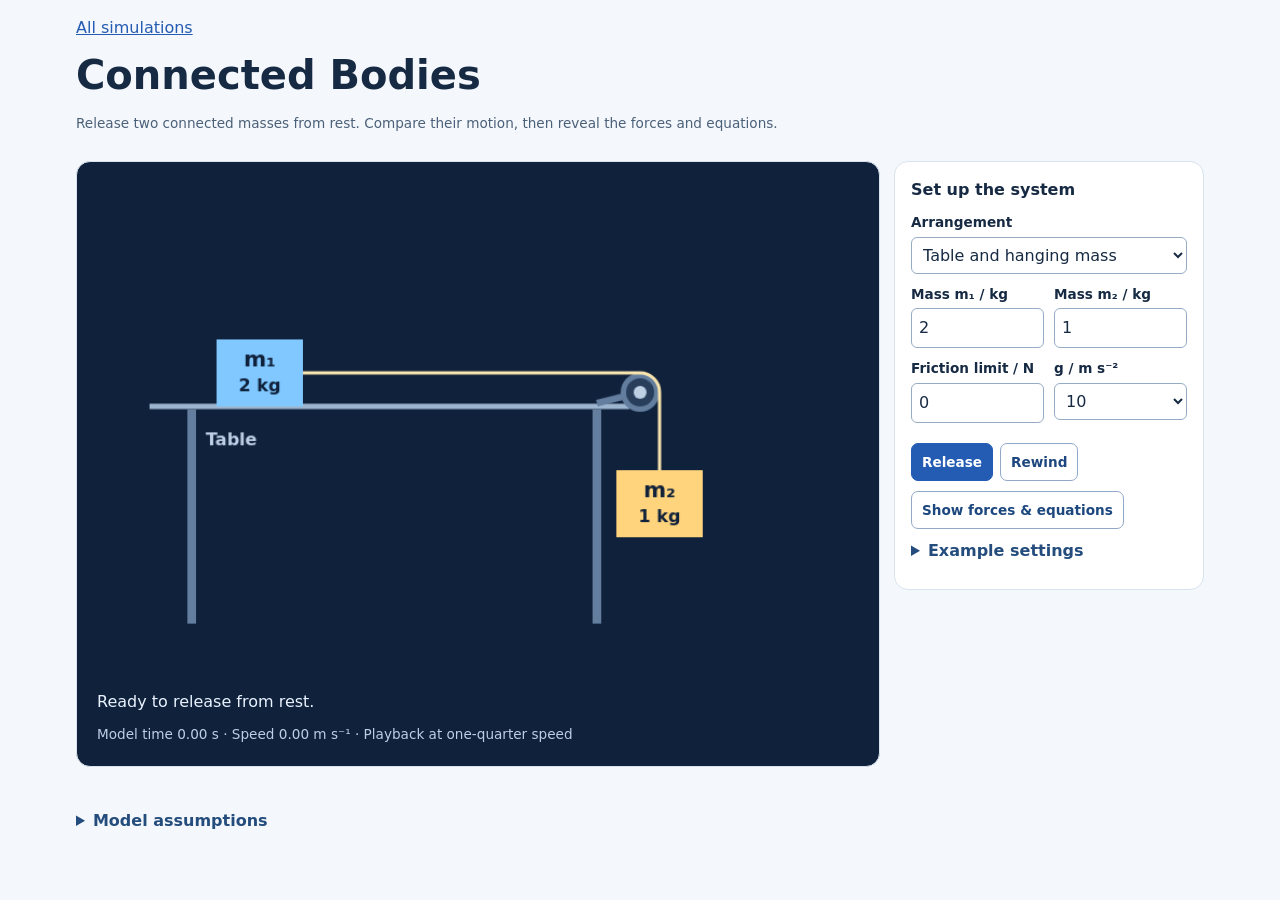
<file: WWK_Connected-Bodies.html>
<!doctype html>
<html lang="en-GB">
<head>
<meta charset="utf-8">
<meta name="viewport" content="width=device-width, initial-scale=1">
<title>Connected Bodies | WWK Physics</title>
<style>:root{font-family:system-ui,sans-serif;color:#172a43;background:#f4f7fb}*{box-sizing:border-box}body{margin:0;line-height:1.5}header,main,footer{max-width:1160px;margin:auto;padding:16px}header{padding-bottom:4px}h1{font-size:clamp(1.8rem,4vw,2.5rem);margin:5px 0}h2{font-size:1rem;margin:0 0 10px}p{margin:8px 0}a{color:#245bb3}small,.note{color:#4b6079;font-size:.85rem}.layout{display:grid;grid-template-columns:minmax(0,1fr) 310px;gap:14px;align-items:start}.card{background:white;border:1px solid #d8e3ef;border-radius:14px;padding:16px;min-width:0}.scene{background:#10213b;color:#e9f3ff;padding:12px}.scene p{padding:0 8px}.scene small{color:#bdcfe5}.scene canvas{display:block;width:100%;height:auto}.field{margin-bottom:10px}.pair{display:grid;grid-template-columns:1fr 1fr;gap:10px}label{display:block;font-weight:650;font-size:.85rem;margin-bottom:4px}input,select,button{font:inherit}input[type=number],select{width:100%;padding:7px;border:1px solid #96abc5;border-radius:6px;background:white;color:inherit}input[type=range]{width:100%;accent-color:#245bb3}button{border:1px solid #91a9c8;background:white;border-radius:7px;color:#1d477f;padding:8px 10px;cursor:pointer;font-size:.85rem;font-weight:650}button.primary,button[aria-pressed=true]{background:#245bb3;color:white;border-color:#245bb3}button:disabled{opacity:.55;cursor:default}:focus-visible{outline:3px solid #ecad36;outline-offset:2px}.buttons{display:flex;gap:7px;flex-wrap:wrap;margin:10px 0}details{margin:10px 0}summary{cursor:pointer;color:#244d7d;font-weight:650}.section{margin-top:14px}.metrics{display:grid;grid-template-columns:repeat(3,1fr);gap:8px;margin:8px 0}.metric{background:#eef4fb;padding:10px;border-radius:8px}.metric strong{display:block;font-size:1.18rem}.metric small{display:block}.pass{background:#e4f5eb}.fail{background:#fff0e4}table{width:100%;border-collapse:collapse;font-variant-numeric:tabular-nums}th,td{text-align:left;padding:7px;border-bottom:1px solid #e0e8f2}.table-wrap{overflow:auto}.lightCanvas{display:block;max-width:720px;width:100%;height:auto;background:#f1f6fd;border-radius:8px;margin:10px auto}[hidden]{display:none!important}@media(max-width:720px){.layout{grid-template-columns:1fr}.metrics{grid-template-columns:repeat(2,1fr)}header,main,footer{padding-left:12px;padding-right:12px}}</style>
</head>
<body>
<header>
<a href="https://wwkphysics.github.io/Physics-Simulation-to-Public/">All simulations</a>
<h1>Connected Bodies</h1>
<p class="note">Release two connected masses from rest. Compare their motion, then reveal the forces and equations.</p>
</header>
<main>
<div class="layout">
<section class="card scene">
<canvas id="scene" width="720" height="470" role="img" aria-label="Block on a table connected by a string over a pulley to a hanging mass."></canvas>
<p id="motionStatus" role="status">Ready to release.</p>
<p><small>Model time <span id="time">0.00</span> s · Speed <span id="speed">0.00</span> m s⁻¹ · Playback at one-quarter speed</small></p>
</section>
<section class="card" aria-label="Controls">
<h2>Set up the system</h2>
<div class="field"><label for="setup">Arrangement</label><select id="setup"><option value="table">Table and hanging mass</option><option value="atwood">Two hanging masses</option></select></div>
<div class="pair">
<div class="field"><label for="mass1">Mass m₁ / kg</label><input id="mass1" type="number" min="0.5" max="5" step="0.5" value="2"></div>
<div class="field"><label for="mass2">Mass m₂ / kg</label><input id="mass2" type="number" min="0.5" max="5" step="0.5" value="1"></div>
</div>
<div class="pair">
<div class="field" id="frictionField"><label for="friction">Friction limit / N</label><input id="friction" type="number" min="0" max="25" step="0.5" value="0"></div>
<div class="field"><label for="gravity">g / m s⁻²</label><select id="gravity"><option value="10">10</option><option value="9.81">9.81</option></select></div>
</div>
<div class="buttons"><button class="primary" id="play">Release</button><button id="rewind">Rewind</button></div>
<div class="buttons"><button id="reveal" aria-expanded="false" aria-controls="analysisPanel">Show forces &amp; equations</button></div>
<details><summary>Example settings</summary>
<div class="buttons"><button data-example="smooth">Smooth table</button><button data-example="rough">Rough table</button><button data-example="held">Held by friction</button><button data-example="equal">Equal hanging masses</button></div>
</details>
</section>
</div>
<section class="card section" id="analysisPanel" hidden aria-labelledby="analysisHeading">
<h2 id="analysisHeading">Forces and equations</h2>
<div class="metrics">
<div class="metric"><small>Acceleration magnitude</small><strong id="acceleration"></strong></div>
<div class="metric"><small>String tension</small><strong id="tension"></strong></div>
<div class="metric"><small>Friction on m₁</small><strong id="frictionValue"></strong></div>
</div>
<canvas id="forces" class="lightCanvas" width="720" height="270" role="img" aria-label="Free-body diagrams of the two masses"></canvas>
<p id="forceSummary" class="note"></p>
<p id="direction" class="note"></p>
<p id="equations"></p>
<p id="derivation"></p>
</section>
</main>
<footer>
<details><summary>Model assumptions</summary><p>The string is light, taut and inextensible. The pulley is light and frictionless. On the rough table, static friction adjusts up to the selected limit. Once sliding starts, the model uses a constant friction force equal to that limit. The animation ends at the edge of the illustrated travel.</p><p><a href="https://openstax.org/books/university-physics-volume-1/pages/6-1-solving-problems-with-newtons-laws">Reference: Applying Newton’s laws</a></p></details>
</footer>
<script>
'use strict';
const $ = id => document.getElementById(id);
function line(ctx,x1,y1,x2,y2,colour,width=2,dash=[]){
  ctx.save();ctx.strokeStyle=colour;ctx.lineWidth=width;ctx.setLineDash(dash);
  ctx.beginPath();ctx.moveTo(x1,y1);ctx.lineTo(x2,y2);ctx.stroke();ctx.restore();
}
function circle(ctx,x,y,r,colour){
  ctx.fillStyle=colour;ctx.beginPath();ctx.arc(x,y,r,0,Math.PI*2);ctx.fill();
}
function label(ctx,value,x,y,colour='#e9f3ff',size=18,align='center'){
  ctx.fillStyle=colour;ctx.font='600 '+size+'px system-ui';ctx.textAlign=align;ctx.textBaseline='middle';ctx.fillText(value,x,y);
}
function arrow(ctx,x1,y1,x2,y2,colour){
  if(Math.hypot(x2-x1,y2-y1)<1)return;
  line(ctx,x1,y1,x2,y2,colour,3);
  const angle=Math.atan2(y2-y1,x2-x1);
  ctx.fillStyle=colour;ctx.beginPath();ctx.moveTo(x2,y2);
  ctx.lineTo(x2-11*Math.cos(angle-.48),y2-11*Math.sin(angle-.48));
  ctx.lineTo(x2-11*Math.cos(angle+.48),y2-11*Math.sin(angle+.48));ctx.closePath();ctx.fill();
}
function format(value,digits=2){return (Math.abs(value)<1e-8?0:value).toFixed(digits);}
function readNumber(input,fallback){
  const value=input.valueAsNumber;
  if(!Number.isFinite(value))return fallback;
  const min=Number(input.min),max=Number(input.max),step=Number(input.step);
  const bounded=Math.min(max,Math.max(min,value));
  return Number((min+Math.round((bounded-min)/step)*step).toFixed(6));
}
const settings={setup:'table',m1:2,m2:1,limit:0,g:10};
const examples={
  smooth:{setup:'table',m1:2,m2:1,limit:0},
  rough:{setup:'table',m1:2,m2:1,limit:5},
  held:{setup:'table',m1:2,m2:1,limit:15},
  equal:{setup:'atwood',m1:2,m2:2,limit:0}
};
function solve({setup,m1,m2,limit,g}){
  const w1=m1*g,w2=m2*g;
  if(setup==='atwood'){
    const a=(w2-w1)/(m1+m2);
    return {a,tension:w2-m2*a,friction:0,w1,w2,travel:1};
  }
  const friction=Math.min(limit,w2);
  const a=(w2-friction)/(m1+m2);
  return {a,tension:w2-m2*a,friction,w1,w2,travel:1.35};
}
function motionAt(model,time){
  if(model.a===0)return {time:0,displacement:0,speed:0,ended:false};
  const end=Math.sqrt(2*model.travel/Math.abs(model.a));
  const t=Math.min(end,time);
  return {time:t,displacement:.5*model.a*t*t,speed:Math.abs(model.a*t),ended:t>=end};
}
let model=solve(settings);
let motion=motionAt(model,0);
let playing=false,lastTime=null,frameRequest=null;
const scene=$('scene').getContext('2d'),fbd=$('forces').getContext('2d');
function block(ctx,x,y,mass,tag,colour){
  ctx.fillStyle=colour;ctx.fillRect(x-40,y,80,62);
  label(ctx,tag,x,y+20,'#10213b',20);
  label(ctx,mass+' kg',x,y+44,'#10213b',16);
}
function pulley(ctx,x,y,r){
  circle(ctx,x,y,r,'#627d9e');
  circle(ctx,x,y,r-5,'#283e5b');
  circle(ctx,x,y,6,'#bed0e4');
}
function drawScene(){
  scene.clearRect(0,0,720,470);
  const s=motion.displacement*90,rope='#f8e5af';
  scene.strokeStyle=rope;scene.lineWidth=3;
  if(settings.setup==='table'){
    line(scene,56,215,500,215,'#9db5cf',5);
    line(scene,95,218,95,416,'#647e9f',8);
    line(scene,470,218,470,416,'#647e9f',8);
    line(scene,470,212,510,202,'#647e9f',6);
    pulley(scene,510,202,18);
    scene.beginPath();scene.moveTo(198+s,184);scene.lineTo(510,184);
    scene.arc(510,202,18,-Math.PI/2,0);scene.lineTo(528,274+s);scene.stroke();
    block(scene,158+s,153,settings.m1,'m₁','#80c8ff');
    block(scene,528,274+s,settings.m2,'m₂','#ffd47d');
    label(scene,'Table',108,247,'#bdcfe5',16,'left');
  }else{
    line(scene,290,34,430,34,'#9db5cf',5);
    line(scene,360,34,360,133,'#647e9f',7);
    pulley(scene,360,133,72);
    scene.beginPath();scene.moveTo(288,289-s);scene.lineTo(288,133);
    scene.arc(360,133,72,Math.PI,2*Math.PI);scene.lineTo(432,289+s);scene.stroke();
    block(scene,288,289-s,settings.m1,'m₁','#80c8ff');
    block(scene,432,289+s,settings.m2,'m₂','#ffd47d');
  }
  $('time').textContent=format(motion.time);
  $('speed').textContent=format(motion.speed);
}
function drawForces(){
  fbd.clearRect(0,0,720,270);
  const max=Math.max(model.w1,model.w2,model.tension);
  const length=force=>force===0?0:Math.max(20,force/max*70);
  function draw(x,dx,dy,name,force,colour){
    if(force===0)return;
    const size=length(force),y=134,xe=x+dx*size,ye=y+dy*size;
    arrow(fbd,x,y,xe,ye,colour);
    label(fbd,name+' '+format(force)+' N',xe+(dx<0?-8:10),ye,colour,14,dx<0?'right':'left');
  }
  label(fbd,'Forces on m₁',172,25,'#172a43',18);
  label(fbd,'Forces on m₂',528,25,'#172a43',18);
  line(fbd,360,15,360,253,'#c9d8e9',1);
  draw(172,0,1,'Weight',model.w1,'#8b4a08');
  draw(528,0,1,'Weight',model.w2,'#8b4a08');
  draw(528,0,-1,'T',model.tension,'#245bb3');
  if(settings.setup==='table'){
    draw(172,0,-1,'Normal',model.w1,'#18734c');
    draw(172,1,0,'T',model.tension,'#245bb3');
    draw(172,-1,0,'f',model.friction,'#a12b64');
  }else draw(172,0,-1,'T',model.tension,'#245bb3');
  circle(fbd,172,134,9,'#172a43');circle(fbd,528,134,9,'#172a43');
}
function updateAnalysis(){
  const table=settings.setup==='table';
  $('acceleration').textContent=format(Math.abs(model.a))+' m s⁻²';
  $('tension').textContent=format(model.tension)+' N';
  $('frictionValue').textContent=table?format(model.friction)+' N':'—';
  $('direction').textContent=table?'Positive directions: m₁ right, m₂ down.':'Positive directions: m₁ up, m₂ down.';
  $('equations').textContent=table?'For m₁: T − f = m₁a. For m₂: m₂g − T = m₂a.':'For m₁: T − m₁g = m₁a. For m₂: m₂g − T = m₂a.';
  $('derivation').textContent=table
    ? 'Add the equations: a = (m₂g − f)/(m₁ + m₂) = '+format(model.a)+' m s⁻².'
    : 'Add the equations: a = (m₂ − m₁)g/(m₁ + m₂) = '+format(model.a)+' m s⁻².';
  $('forceSummary').textContent=table
    ? 'On m₁, the normal force balances its weight. Both masses experience the same tension. '+(model.a===0?'Static friction balances the tension.':'The hanging mass accelerates downwards.')
    : 'Both masses experience the same tension. The sign of a gives the direction of motion from rest.';
  drawForces();
}
function status(message){$('motionStatus').textContent=message;}
function resetMotion(){
  cancelAnimationFrame(frameRequest);
  frameRequest=null;playing=false;lastTime=null;model=solve(settings);motion=motionAt(model,0);
  $('frictionField').hidden=settings.setup!=='table';
  $('scene').setAttribute('aria-label',settings.setup==='table'?'A block on a table and a hanging mass joined by a string over a pulley.':'Two hanging masses connected by a string over a pulley.');
  $('play').textContent='Release';$('play').disabled=false;
  status('Ready to release from rest.');drawScene();updateAnalysis();
}
function syncInputs(){
  $('setup').value=settings.setup;$('mass1').value=settings.m1;
  $('mass2').value=settings.m2;$('friction').value=settings.limit;$('gravity').value=settings.g;
}
for(const [id,key] of [['mass1','m1'],['mass2','m2'],['friction','limit']]){
  $(id).addEventListener('change',()=>{settings[key]=readNumber($(id),settings[key]);syncInputs();resetMotion();});
}
$('setup').addEventListener('change',()=>{settings.setup=$('setup').value;resetMotion();});
$('gravity').addEventListener('change',()=>{settings.g=Number($('gravity').value);resetMotion();});
$('rewind').addEventListener('click',resetMotion);
$('play').addEventListener('click',()=>{
  if(model.a===0){
    status(settings.setup==='table'?'Both masses remain at rest. Static friction balances the pull.':'Both masses remain at rest. Their weights are equal.');
    return;
  }
  playing=!playing;lastTime=null;
  $('play').textContent=playing?'Pause':'Resume';
  const directions=settings.setup==='table'?'m₁ moves right and m₂ moves down.':model.a>0?'m₁ moves up and m₂ moves down.':'m₁ moves down and m₂ moves up.';
  status(playing?directions:'Paused.');
  if(playing)frameRequest=requestAnimationFrame(frame);
  else {cancelAnimationFrame(frameRequest);frameRequest=null;}
});
function frame(timestamp){
  frameRequest=null;
  if(!playing)return;
  const dt=lastTime===null?0:Math.min((timestamp-lastTime)/1000,.05)*.25;
  lastTime=timestamp;
  motion=motionAt(model,motion.time+dt);drawScene();
  if(motion.ended){
    playing=false;$('play').disabled=true;$('play').textContent='Release';
    status('End of illustrated travel. Rewind to repeat.');
    return;
  }
  frameRequest=requestAnimationFrame(frame);
}
for(const button of document.querySelectorAll('[data-example]'))button.addEventListener('click',()=>{
  Object.assign(settings,examples[button.dataset.example]);syncInputs();resetMotion();
});
$('reveal').addEventListener('click',()=>{
  const panel=$('analysisPanel');panel.hidden=!panel.hidden;
  $('reveal').setAttribute('aria-expanded',!panel.hidden);
  $('reveal').textContent=panel.hidden?'Show forces & equations':'Hide forces & equations';
  if(!panel.hidden)panel.scrollIntoView({block:'nearest'});
});
resetMotion();
</script>
</body>
</html>
</file>
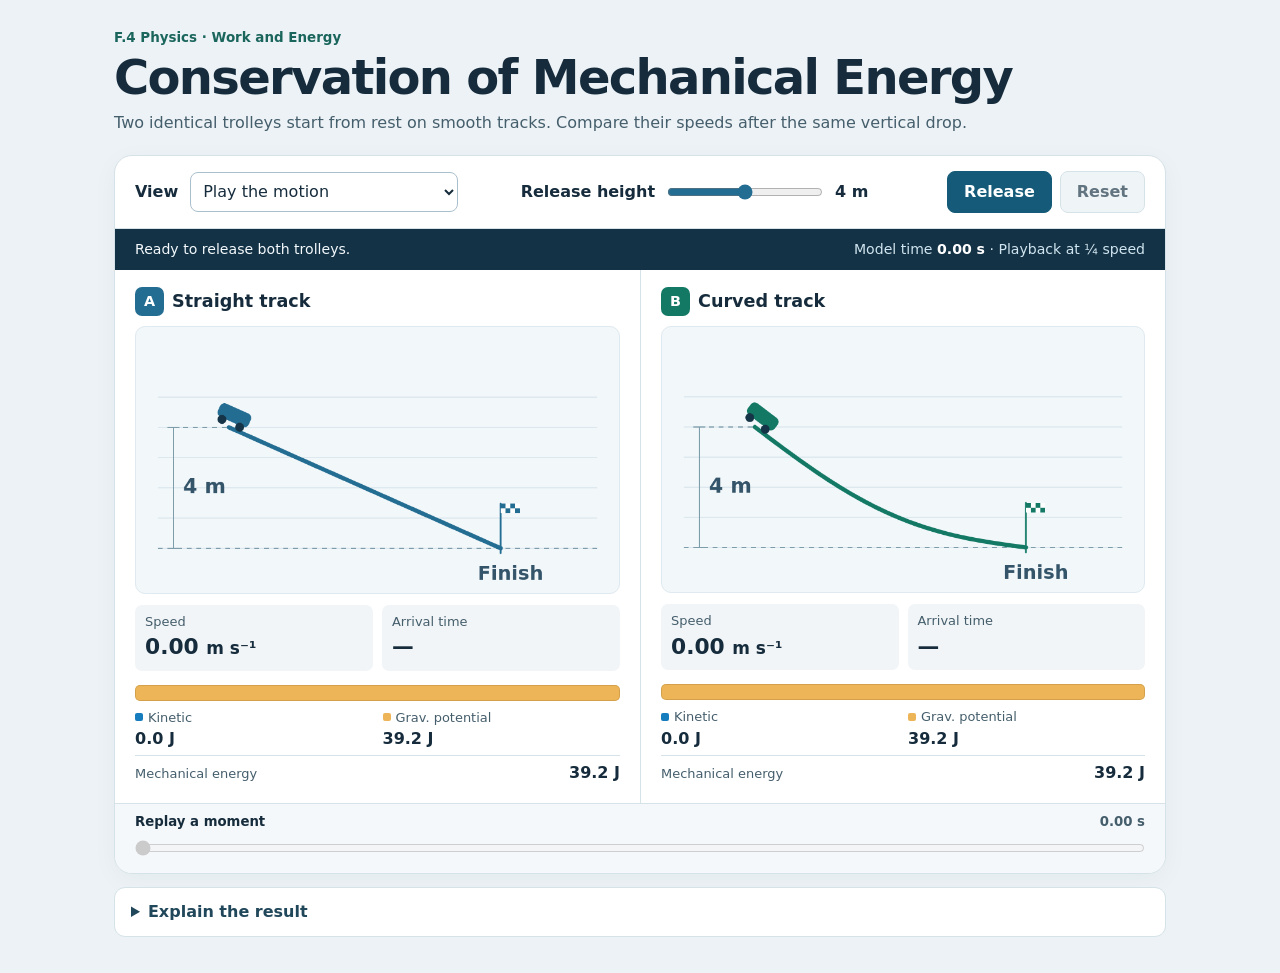
<file: WWK_Conservation-of-Mechanical-Energy.html>
<!doctype html>
<html lang="en-GB">
<head>
<meta charset="utf-8">
<meta name="viewport" content="width=device-width, initial-scale=1">
<title>Conservation of Mechanical Energy | WWK Physics</title>
<style>
:root {
  color-scheme: light;
  font-family: "Avenir Next", "Segoe UI", system-ui, sans-serif;
  color: #162c3c;
  background: #ecf2f5;
  --ink: #162c3c;
  --muted: #455e6c;
  --border: #d5e2e8;
  --kinetic: #157cbd;
  --potential: #edb557;
  --straight: #246d92;
  --curved: #137965;
}
* { box-sizing: border-box; }
body { margin: 0; line-height: 1.5; }
main { max-width: 1100px; padding: 28px 24px 36px; margin: auto; }
header { margin-bottom: 20px; }
.course { color: #1a655c; font-size: .84rem; font-weight: 750; }
h1 { margin: 3px 0 6px; font-size: clamp(1.8rem, 4.15vw, 3rem); line-height: 1.12; letter-spacing: -.035em; }
h2 { font-size: 1.1rem; margin: 0; }
p { margin: 0; }
.subtitle { color: var(--muted); }
.experiment { background: #fff; border: 1px solid var(--border); border-radius: 18px; box-shadow: 0 6px 26px #213c4d0a; overflow: hidden; }
.toolbar {
  display: flex; align-items: center; justify-content: space-between; gap: 18px; flex-wrap: wrap;
  padding: 15px 20px; border-bottom: 1px solid var(--border);
}
.setting { display: flex; align-items: center; flex-wrap: wrap; gap: 8px 12px; }
.setting label { font-weight: 700; }
.setting input { width: min(30vw, 156px); margin: 0; }
.setting output { min-width: 3.1em; font-weight: 750; font-variant-numeric: tabular-nums; }
.actions { display: flex; gap: 8px; }
button, input, select { font: inherit; }
select { min-height: 40px; padding: 5px 8px; border: 1px solid #a9bfcb; border-radius: 8px; color: var(--ink); background: #fff; }
[hidden] { display: none !important; }
input[type="range"] { accent-color: #246d92; min-height: 28px; cursor: pointer; }
button {
  min-height: 42px; padding: 7px 16px; border-radius: 8px; border: 1px solid #a9bfcb;
  background: white; color: #21475a; font-weight: 750; cursor: pointer;
}
button.primary { color: white; background: #155b79; border-color: #155b79; min-width: 104px; }
button:hover { background: #eaf2f6; }
button.primary:hover { background: #114762; }
button:disabled { color: #617480; background: #eff4f6; border-color: #d5e2e8; cursor: default; }
:focus-visible { outline: 3px solid #986009; outline-offset: 3px; }
.run-info {
  padding: 10px 20px; display: flex; align-items: center; justify-content: space-between; gap: 6px 16px;
  flex-wrap: wrap; background: #143246; color: #f3f9fc; font-size: .88rem;
}
.clock { color: #d0e5ef; font-variant-numeric: tabular-nums; }
.clock strong { color: white; }
.comparison { display: grid; grid-template-columns: 1fr 1fr; }
.track { padding: 17px 20px 18px; min-width: 0; }
.track + .track { border-left: 1px solid var(--border); }
.track h2 { display: flex; align-items: center; gap: 8px; margin-bottom: 10px; }
.track-id {
  display: inline-grid; place-items: center; width: 29px; height: 29px; color: #fff;
  border-radius: 7px; background: var(--track-colour); font-size: .9rem;
}
.track-a { --track-colour: var(--straight); }
.track-b { --track-colour: var(--curved); }
canvas {
  width: 100%; height: auto; display: block; background: #f2f7fa;
  border: 1px solid #dfeaf0; border-radius: 10px;
}
.readings { display: grid; grid-template-columns: 1fr 1fr; gap: 9px; margin: 11px 0 14px; }
.readings div { background: #f1f5f7; border-radius: 7px; padding: 7px 10px; }
dt { font-size: .81rem; color: var(--muted); }
dd { margin: 0; font-weight: 750; }
.readings dd { font-size: clamp(1rem, 2.45vw, 1.36rem); font-variant-numeric: tabular-nums; }
.unit { font-size: .78em; font-weight: 600; }
.energy-bar {
  display: flex; height: 16px; overflow: hidden; border-radius: 5px; background: var(--potential);
  box-shadow: inset 0 0 0 1px #48300526;
}
.kinetic-fill { width: 0; background: var(--kinetic); }
.energies {
  display: grid; grid-template-columns: 1fr 1fr; gap: 4px 10px; margin: 7px 0 0;
  font-variant-numeric: tabular-nums;
}
.energies dt { display: flex; align-items: center; gap: 5px; }
.swatch { flex: none; width: 8px; height: 8px; border-radius: 2px; }
.swatch.ke { background: var(--kinetic); }
.swatch.gpe { background: var(--potential); }
.total { grid-column: 1 / -1; display: flex; align-items: baseline; justify-content: space-between; border-top: 1px solid var(--border); padding-top: 5px; }
.timeline { padding: 8px 20px 11px; background: #f4f8fa; border-top: 1px solid var(--border); }
#height-panel { border-top: 0; border-bottom: 1px solid var(--border); }
.timeline label { display: flex; align-items: baseline; justify-content: space-between; gap: 8px; font-size: .83rem; font-weight: 700; }
.timeline output { color: var(--muted); font-variant-numeric: tabular-nums; font-weight: 600; }
.timeline input { width: 100%; display: block; margin: 2px 0 0; }
.explanation { margin-top: 13px; padding: 12px 16px; background: #fff; border: 1px solid var(--border); border-radius: 11px; }
summary { cursor: pointer; font-weight: 750; color: #21475a; }
.explanation p { margin-top: 8px; color: var(--muted); }
.equation { color: var(--ink); font-weight: 700; }
@media (max-width: 620px) {
  main { padding: 19px 11px 24px; }
  header { margin: 0 3px 14px; }
  .toolbar { padding: 11px; gap: 9px; }
  .run-info, .timeline { padding-left: 11px; padding-right: 11px; }
  .track { padding: 11px 7px; }
  .track h2 { gap: 5px; font-size: .87rem; }
  .track-id { width: 23px; height: 23px; font-size: .8rem; }
  .readings { grid-template-columns: 1fr; gap: 4px; margin: 6px 0 9px; }
  .readings div { display: flex; flex-wrap: wrap; align-items: baseline; justify-content: space-between; gap: 1px 4px; padding: 4px 6px; }
  .readings dd { font-size: .88rem; }
  dt { font-size: .73rem; }
  .energies { gap: 4px; }
  .energies dd { font-size: .82rem; }
  .energy-bar { height: 11px; }
}
</style>
</head>
<body>
<main>
  <header>
    <p class="course">F.4 Physics · Work and Energy</p>
    <h1>Conservation of Mechanical Energy</h1>
    <p class="subtitle">Two identical trolleys start from rest on smooth tracks. Compare their speeds after the same vertical drop.</p>
  </header>
  <section class="experiment" aria-label="Compare the two tracks">
    <div class="toolbar">
      <div class="setting">
        <label for="view">View</label>
        <select id="view">
          <option value="motion">Play the motion</option>
          <option value="height">Compare at the same height</option>
        </select>
      </div>
      <div class="setting">
        <label for="height">Release height</label>
        <input type="range" id="height" min="2" max="6" step="1" value="4">
        <output id="height-value" for="height">4 m</output>
      </div>
      <div class="actions" id="motion-controls">
        <button type="button" id="play" class="primary">Release</button>
        <button type="button" id="reset" disabled>Reset</button>
      </div>
    </div>
    <div class="run-info">
      <p id="height-status" hidden>The dashed line marks the same height on both tracks.</p>
      <p id="status" role="status">Ready to release both trolleys.</p>
      <p class="clock" id="clock">Model time <strong id="time">0.00 s</strong> · Playback at ¼ speed</p>
    </div>
    <div class="timeline" id="height-panel" hidden>
      <label for="compare-height">Height above finish <output id="compare-value" for="compare-height">2.0 m</output></label>
      <input type="range" id="compare-height" min="0" max="4" step="0.1" value="2">
    </div>
    <div class="comparison">
      <section class="track track-a" aria-labelledby="title-a">
        <h2 id="title-a"><span class="track-id">A</span> Straight track</h2>
        <canvas id="scene-a" width="800" height="440" role="img" aria-label="A trolley on a straight slope from the release height to the finish line."></canvas>
        <dl class="readings">
          <div><dt>Speed</dt><dd><span id="speed-a">0.00</span> <span class="unit">m s⁻¹</span></dd></div>
          <div><dt id="reading-label-a">Arrival time</dt><dd id="reading-a">—</dd></div>
        </dl>
        <div class="energy-bar" aria-hidden="true"><div class="kinetic-fill" id="bar-a"></div></div>
        <dl class="energies">
          <div><dt><span class="swatch ke"></span>Kinetic</dt><dd id="ke-a"></dd></div>
          <div><dt><span class="swatch gpe"></span>Grav. potential</dt><dd id="gpe-a"></dd></div>
          <div class="total"><dt>Mechanical energy</dt><dd id="total-a"></dd></div>
        </dl>
      </section>
      <section class="track track-b" aria-labelledby="title-b">
        <h2 id="title-b"><span class="track-id">B</span> Curved track</h2>
        <canvas id="scene-b" width="800" height="440" role="img" aria-label="A trolley on a slope that starts steeper and becomes gentler towards the finish line."></canvas>
        <dl class="readings">
          <div><dt>Speed</dt><dd><span id="speed-b">0.00</span> <span class="unit">m s⁻¹</span></dd></div>
          <div><dt id="reading-label-b">Arrival time</dt><dd id="reading-b">—</dd></div>
        </dl>
        <div class="energy-bar" aria-hidden="true"><div class="kinetic-fill" id="bar-b"></div></div>
        <dl class="energies">
          <div><dt><span class="swatch ke"></span>Kinetic</dt><dd id="ke-b"></dd></div>
          <div><dt><span class="swatch gpe"></span>Grav. potential</dt><dd id="gpe-b"></dd></div>
          <div class="total"><dt>Mechanical energy</dt><dd id="total-b"></dd></div>
        </dl>
      </section>
    </div>
    <div class="timeline" id="timeline-panel">
      <label for="timeline">Replay a moment <output id="timeline-value" for="timeline">0.00 s</output></label>
      <input type="range" id="timeline" min="0" max="0" step="any" value="0" disabled>
    </div>
  </section>
  <details class="explanation">
    <summary>Explain the result</summary>
    <p>At the same height, both trolleys have fallen through the same vertical distance <i>h</i>. On the smooth tracks, the loss of gravitational potential energy equals the gain in kinetic energy, so both trolleys have the same speed at that height.</p>
    <p>The trolleys can pass that height at different times. The comparison view shows each trolley at the moment it passes the selected height.</p>
    <p class="equation"><i>mgh</i> = ½<i>mv</i><sup>2</sup> &nbsp;→&nbsp; <i>v</i> = √(2<i>gh</i>)</p>
    <p>Each trolley has a mass of 1.0 kg. The model uses <i>g</i> = 9.81 m s⁻², takes the finish as zero gravitational potential energy and ignores wheel rotation and air resistance. Each display freezes the trolley’s readings at the finish.</p>
  </details>
</main>
<script>
'use strict';

const gravity = 9.81;
const mass = 1;
const runLength = 9;
const curvature = 0.7;
const samples = 800;
const get = id => document.getElementById(id);
const tracks = [
  { id: 'a', bend: 0, colour: '#246d92' },
  { id: 'b', bend: curvature, colour: '#137965' }
];

function fractionDropped(q, bend) {
  return q + bend * Math.sin(Math.PI * q) / Math.PI;
}

function slope(q, bend, height) {
  return height * (1 + bend * Math.cos(Math.PI * q)) / runLength;
}

function makeModel(bend, height) {
  const times = [0];
  // Integrate ds/v with q = r², which removes the singularity at release from rest.
  for (let i = 0; i < samples; i++) {
    const r = (i + 0.5) / samples;
    const q = r * r;
    const dsDr = 2 * r * runLength * Math.hypot(1, slope(q, bend, height));
    const speed = Math.sqrt(2 * gravity * height * fractionDropped(q, bend));
    times.push(times[i] + dsDr / speed / samples);
  }
  return { bend, height, times, arrival: times[samples] };
}

function motionAt(model, time) {
  if (time <= 0) return { q: 0, speed: 0, arrival: false };
  if (time >= model.arrival) {
    return { q: 1, speed: Math.sqrt(2 * gravity * model.height), arrival: true };
  }

  let lower = 0;
  let upper = samples;
  while (upper - lower > 1) {
    const mid = Math.floor((lower + upper) / 2);
    if (model.times[mid] <= time) lower = mid;
    else upper = mid;
  }
  const fraction = (time - model.times[lower]) / (model.times[upper] - model.times[lower]);
  const r = (lower + fraction) / samples;
  const q = r * r;
  return { q, speed: Math.sqrt(2 * gravity * model.height * fractionDropped(q, model.bend)), arrival: false };
}

function motionAtHeight(model, height) {
  const fraction = (model.height - height) / model.height;
  let q = fraction;
  // The drop increases monotonically, so there is one position at each height.
  if (model.bend !== 0 && fraction > 0 && fraction < 1) {
    let low = 0;
    let high = 1;
    for (let i = 0; i < 40; i++) {
      q = (low + high) / 2;
      if (fractionDropped(q, model.bend) < fraction) low = q;
      else high = q;
    }
  }
  return { q, speed: Math.sqrt(2 * gravity * (model.height - height)), arrival: height === 0 };
}

const origin = { x: 77, y: 183 };
const pixelsPerMetre = 25;
const finishX = origin.x + runLength * pixelsPerMetre;

function position(q, model) {
  return {
    x: origin.x + q * runLength * pixelsPerMetre,
    y: origin.y - model.height * (1 - fractionDropped(q, model.bend)) * pixelsPerMetre
  };
}

function drawTrack(track, motion, guideHeight) {
  const { context: ctx, model, colour } = track;
  ctx.setTransform(2, 0, 0, 2, 0, 0);
  ctx.clearRect(0, 0, 400, 220);
  ctx.lineWidth = 1;
  ctx.strokeStyle = '#dce8ee';
  ctx.beginPath();
  for (let metres = 0; metres <= 5; metres++) {
    const y = origin.y - metres * pixelsPerMetre;
    ctx.moveTo(18, y);
    ctx.lineTo(382, y);
  }
  ctx.stroke();

  const start = position(0, model);
  ctx.strokeStyle = '#7e9dab';
  ctx.setLineDash([4, 4]);
  ctx.beginPath();
  ctx.moveTo(31, start.y);
  ctx.lineTo(start.x, start.y);
  ctx.moveTo(18, origin.y);
  ctx.lineTo(382, origin.y);
  ctx.stroke();
  ctx.setLineDash([]);

  ctx.strokeStyle = '#7e9dab';
  ctx.beginPath();
  ctx.moveTo(31, start.y);
  ctx.lineTo(31, origin.y);
  for (const y of [start.y, origin.y]) {
    ctx.moveTo(26, y);
    ctx.lineTo(36, y);
  }
  ctx.stroke();
  ctx.font = '700 17px system-ui';
  ctx.textBaseline = 'middle';
  ctx.fillStyle = '#345469';
  ctx.textAlign = 'left';
  ctx.fillText(model.height + ' m', 39, (start.y + origin.y) / 2);

  ctx.lineWidth = 3.5;
  ctx.lineCap = 'round';
  ctx.strokeStyle = colour;
  ctx.beginPath();
  ctx.moveTo(start.x, start.y);
  for (let i = 1; i <= 90; i++) {
    const point = position(i / 90, model);
    ctx.lineTo(point.x, point.y);
  }
  ctx.stroke();

  if (guideHeight !== null) {
    const y = origin.y - guideHeight * pixelsPerMetre;
    ctx.lineWidth = 2;
    ctx.strokeStyle = '#865318';
    ctx.setLineDash([6, 4]);
    ctx.beginPath();
    ctx.moveTo(18, y);
    ctx.lineTo(382, y);
    ctx.stroke();
    ctx.setLineDash([]);
    ctx.strokeStyle = colour;
  }

  ctx.lineWidth = 1.5;
  ctx.beginPath();
  ctx.moveTo(finishX, origin.y - 37);
  ctx.lineTo(finishX, origin.y + 4);
  ctx.stroke();
  for (let row = 0; row < 2; row++) {
    for (let col = 0; col < 4; col++) {
      ctx.fillStyle = (col + row) % 2 ? '#fff' : colour;
      ctx.fillRect(finishX + col * 4, origin.y - 37 + row * 4, 4, 4);
    }
  }
  ctx.fillStyle = '#345469';
  ctx.font = '650 16px system-ui';
  ctx.fillText('Finish', finishX - 19, 205);

  const point = position(motion.q, model);
  if (guideHeight !== null) {
    ctx.fillStyle = '#fff';
    ctx.beginPath();
    ctx.arc(point.x, point.y, 4.5, 0, Math.PI * 2);
    ctx.fill();
    ctx.stroke();
  }
  ctx.save();
  ctx.translate(point.x, point.y);
  ctx.rotate(Math.atan(slope(motion.q, model.bend, model.height)));
  ctx.fillStyle = colour;
  ctx.beginPath();
  ctx.roundRect(-14, -17, 28, 12, 4);
  ctx.fill();
  ctx.fillStyle = '#163447';
  for (const x of [-8, 8]) {
    ctx.beginPath();
    ctx.arc(x, -3.7, 3.7, 0, Math.PI * 2);
    ctx.fill();
  }
  ctx.restore();
}

for (const track of tracks) {
  track.context = get('scene-' + track.id).getContext('2d');
  for (const field of ['speed', 'reading', 'reading-label', 'bar', 'ke', 'gpe', 'total']) {
    track[field] = get(field + '-' + track.id);
  }
}

const heightInput = get('height');
const view = get('view');
const compareInput = get('compare-height');
const timeline = get('timeline');
const playButton = get('play');
const resetButton = get('reset');
const status = get('status');
let endTime = 0;
let time = 0;
let furthestTime = 0;
let playing = false;
let frameId;
let lastFrame;

const seconds = value => value.toFixed(2) + ' s';
const metres = value => value.toFixed(1) + ' m';
const joules = value => value.toFixed(1) + ' J';

function render() {
  const guideHeight = view.value === 'height' ? Number(compareInput.value) : null;
  for (const track of tracks) {
    const model = track.model;
    const motion = guideHeight === null ? motionAt(model, time) : motionAtHeight(model, guideHeight);
    const total = mass * gravity * model.height;
    const kinetic = 0.5 * mass * motion.speed ** 2;
    const potential = Math.max(0, total - kinetic);
    drawTrack(track, motion, guideHeight);
    track.speed.textContent = motion.speed.toFixed(2);
    track.reading.textContent = guideHeight === null
      ? (motion.arrival ? seconds(model.arrival) : '—')
      : metres(guideHeight);
    track.ke.textContent = joules(kinetic);
    track.gpe.textContent = joules(potential);
    track.total.textContent = joules(total);
    track.bar.style.width = Math.min(100, 100 * kinetic / total) + '%';
  }
  get('compare-value').textContent = metres(Number(compareInput.value));
  get('time').textContent = seconds(time);
  get('timeline-value').textContent = seconds(time);
  timeline.max = furthestTime;
  timeline.value = time;
  timeline.setAttribute('aria-valuetext', seconds(time));
  timeline.disabled = furthestTime === 0;
  resetButton.disabled = furthestTime === 0 && !playing;
  playButton.textContent = playing ? 'Pause' : time >= endTime ? 'Replay' : time > 0 ? 'Resume' : 'Release';
}

function stop() {
  playing = false;
  cancelAnimationFrame(frameId);
}

function syncView() {
  const compare = view.value === 'height';
  for (const id of ['motion-controls', 'timeline-panel', 'clock', 'status']) get(id).hidden = compare;
  for (const id of ['height-panel', 'height-status']) get(id).hidden = !compare;
  for (const track of tracks) track['reading-label'].textContent = compare ? 'Height above finish' : 'Arrival time';
}

function reset() {
  stop();
  const height = Number(heightInput.value);
  get('height-value').textContent = height + ' m';
  heightInput.setAttribute('aria-valuetext', height + ' metres');
  compareInput.max = height;
  compareInput.value = height / 2;
  for (const track of tracks) track.model = makeModel(track.bend, height);
  endTime = Math.max(...tracks.map(track => track.model.arrival));
  time = 0;
  furthestTime = 0;
  status.textContent = 'Ready to release both trolleys.';
  render();
}

function frame(timestamp) {
  const elapsed = lastFrame === undefined ? 0 : Math.min(0.08, (timestamp - lastFrame) / 1000);
  lastFrame = timestamp;
  time = Math.min(endTime, time + elapsed / 4);
  furthestTime = Math.max(time, furthestTime);
  if (time >= endTime) {
    playing = false;
    status.textContent = 'Both trolleys have arrived. Compare their speeds and arrival times.';
  }
  render();
  if (playing) frameId = requestAnimationFrame(frame);
}

heightInput.addEventListener('input', reset);
compareInput.addEventListener('input', render);
view.addEventListener('change', () => {
  if (playing) {
    stop();
    status.textContent = 'Paused.';
  }
  syncView();
  render();
});
resetButton.addEventListener('click', reset);
playButton.addEventListener('click', () => {
  if (playing) {
    stop();
    status.textContent = 'Paused.';
  } else {
    if (time >= endTime) time = 0;
    playing = true;
    lastFrame = undefined;
    status.textContent = 'Trolleys released.';
    frameId = requestAnimationFrame(frame);
  }
  render();
});
timeline.addEventListener('input', () => {
  stop();
  time = Math.min(furthestTime, Number(timeline.value));
  status.textContent = time >= endTime ? 'Both trolleys have arrived.' : 'Paused.';
  render();
});

syncView();
reset();
</script>
</body>
</html>
</file>
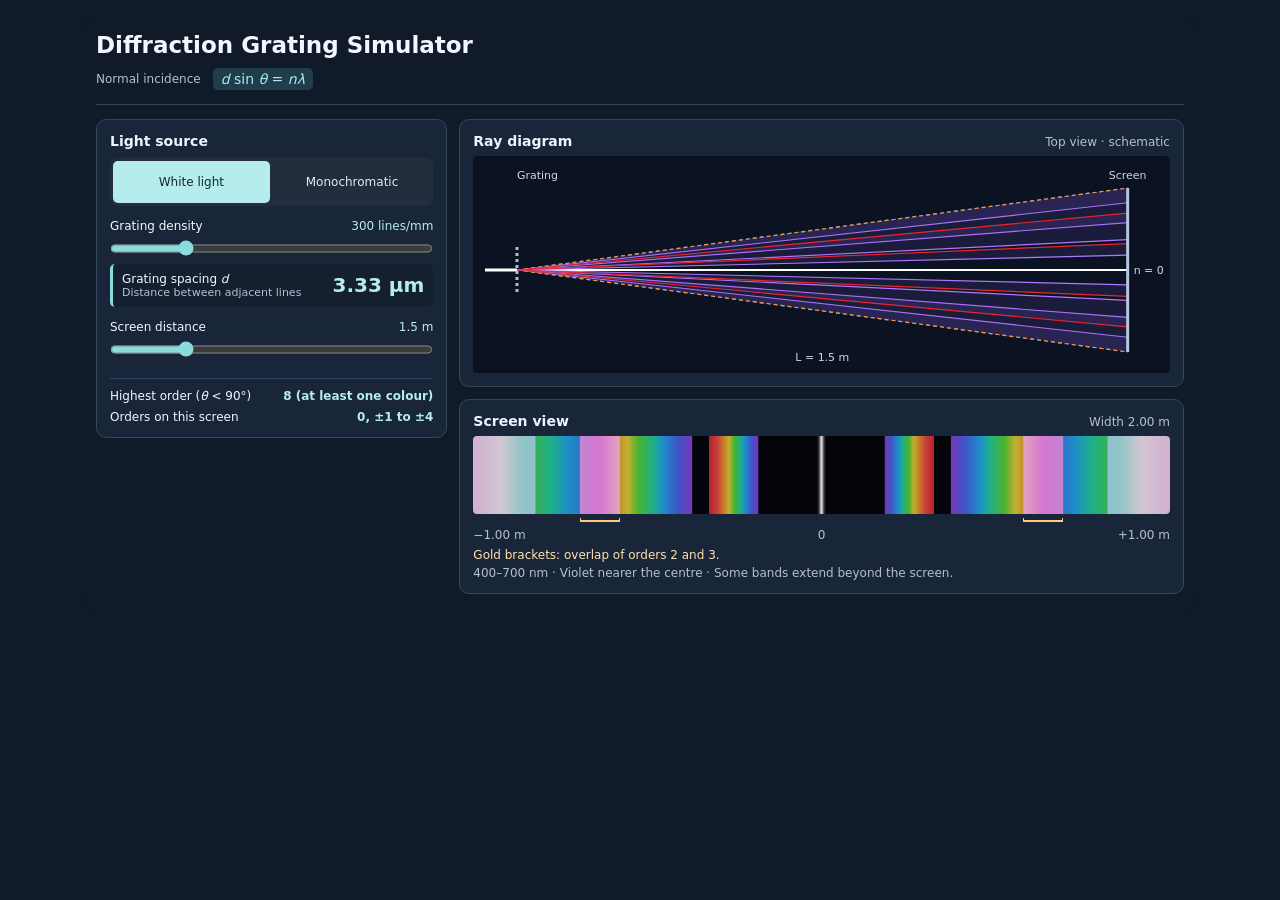
<file: WWK_Diffraction-Grating.html>
<!doctype html>
<html lang="en-GB">
<head>
<meta charset="UTF-8">
<meta name="viewport" content="width=device-width, initial-scale=1">
<meta name="description" content="Explore diffraction-grating spectra at normal incidence with monochromatic or white light, grating spacing and screen overlap.">
<title>Diffraction Grating Simulator | WWK Physics</title>
<style>
html{color-scheme:dark;background:#101a29}body{margin:0;padding:16px;box-sizing:border-box}main{max-width:1120px;margin:0 auto}button,input{font-family:inherit}button{cursor:pointer}button:focus-visible,input:focus-visible{outline:2px solid #b5ecee;outline-offset:3px}@media(max-width:420px){body{padding:6px}}
</style>
</head>
<body>
<main>
<section id="wwk-grating-preview" aria-label="Diffraction Grating Simulator">
  <header class="wwk-title">
    <h1>Diffraction Grating Simulator</h1>
    <div class="wwk-formula"><span class="wwk-muted">Normal incidence</span><span><i>d</i> sin <i>θ</i> = <i>nλ</i></span></div>
  </header>
  <div class="wwk-layout">
    <div class="wwk-panel wwk-controls">
      <h2>Light source</h2>
      <div class="wwk-modes" aria-label="Light source">
        <button type="button" data-mode="white" aria-pressed="true">White light</button>
        <button type="button" data-mode="mono" aria-pressed="false">Monochromatic</button>
      </div>
      <div class="wwk-field">
        <label for="wwk-density">Grating density <output id="wwk-density-value">300 lines/mm</output></label>
        <input id="wwk-density" type="range" min="100" max="1000" step="10" value="300">
        <div class="wwk-spacing">
          <span>Grating spacing <i>d</i><small>Distance between adjacent lines</small></span>
          <output id="wwk-spacing" for="wwk-density">3.33 µm</output>
        </div>
      </div>
      <div class="wwk-field" id="wwk-wave-field" hidden>
        <label for="wwk-wave">Wavelength <output id="wwk-wave-value">532 nm</output></label>
        <input id="wwk-wave" type="range" min="400" max="700" step="1" value="532">
      </div>
      <div class="wwk-field">
        <label for="wwk-distance">Screen distance <output id="wwk-distance-value">1.5 m</output></label>
        <input id="wwk-distance" type="range" min="0.5" max="5" step="0.1" value="1.5">
      </div>
      <div class="wwk-readout" aria-live="polite">
        <div class="wwk-metric"><span>Highest order (<i>θ</i> &lt; 90°)</span><strong id="wwk-high"></strong></div>
        <div class="wwk-metric"><span>Orders on this screen</span><strong id="wwk-visible"></strong></div>
      </div>
    </div>
    <div class="wwk-views">
      <div class="wwk-panel">
        <div class="wwk-panel-head"><h2>Ray diagram</h2><span class="wwk-muted">Top view · schematic</span></div>
        <svg id="wwk-rays" role="img" aria-label="Diffracted rays reaching the screen" height="217"></svg>
      </div>
      <div class="wwk-panel">
        <div class="wwk-panel-head"><h2>Screen view</h2><span class="wwk-muted">Width 2.00 m</span></div>
        <canvas id="wwk-screen" role="img" aria-label="Simulated pattern on a two metre screen" width="960" height="92"></canvas>
        <div id="wwk-overlap-track" class="wwk-overlap-track" hidden aria-hidden="true"><span id="wwk-overlap-left"></span><span id="wwk-overlap-right"></span></div>
        <div class="wwk-ticks" aria-hidden="true"><span>−1.00 m</span><span>0</span><span>+1.00 m</span></div>
        <div class="wwk-status" id="wwk-status" aria-live="polite"></div>
        <div class="wwk-muted" id="wwk-key">Violet nearer the centre · red farther out</div>
      </div>
    </div>
  </div>
</section>
<style>
#wwk-grating-preview{font-family:system-ui,sans-serif;background:#101a29;color:#f2f7ff;padding:16px;border-radius:14px;font-size:14px;box-sizing:border-box}
#wwk-grating-preview [hidden]{display:none!important}
#wwk-grating-preview .wwk-title{padding-bottom:14px;margin-bottom:14px;border-bottom:1px solid #35465b;padding-right:68px}
#wwk-grating-preview h1{color:#f2f7ff;font-size:23px;font-weight:650;line-height:1.2;margin:0 0 8px}
#wwk-grating-preview .wwk-formula{display:flex;gap:8px 12px;align-items:center;flex-wrap:wrap}
#wwk-grating-preview .wwk-formula>span:last-child{color:#a9e9ec;background:#203d4b;border-radius:5px;padding:3px 8px}
#wwk-grating-preview h2{color:#eef3ff;font-size:14px;font-weight:600;margin:0}
#wwk-grating-preview .wwk-muted{font-size:12px;color:#b5bfd2}
#wwk-grating-preview .wwk-layout{display:grid;grid-template-columns:minmax(230px, .8fr) minmax(0,1.65fr);gap:12px}
#wwk-grating-preview .wwk-panel{background:#192639;border:1px solid #35465b;border-radius:10px;padding:13px;min-width:0}
#wwk-grating-preview .wwk-controls{align-self:start}
#wwk-grating-preview .wwk-views{display:grid;gap:12px;min-width:0}
#wwk-grating-preview .wwk-modes{display:grid;grid-template-columns:1fr 1fr;gap:4px;margin:9px 0 13px;padding:3px;background:#232d3e;border-radius:7px}
#wwk-grating-preview button{min-height:42px;padding:5px;border:0;border-radius:5px;background:transparent;color:#e0e9f9;font:inherit;font-size:12px}
#wwk-grating-preview button[aria-pressed=true]{background:#b5ecee;color:#102933}
#wwk-grating-preview .wwk-field{margin:13px 0}
#wwk-grating-preview .wwk-field label{display:flex;justify-content:space-between;gap:4px;flex-wrap:wrap;font-size:12px}
#wwk-grating-preview output{color:#b5ecee;font-variant-numeric:tabular-nums}
#wwk-grating-preview input{width:100%;margin:4px 0;min-height:23px;accent-color:#8bdadc}
#wwk-grating-preview .wwk-spacing{display:flex;justify-content:space-between;align-items:center;flex-wrap:wrap;gap:4px 8px;background:#14202f;border-left:3px solid #8bdadc;border-radius:5px;padding:8px 9px;font-size:12px}
#wwk-grating-preview .wwk-spacing small{display:block;font-size:11px;color:#b5bfd2}
#wwk-grating-preview .wwk-spacing output{font-size:20px;font-weight:650;white-space:nowrap}
#wwk-grating-preview .wwk-readout{display:grid;gap:7px;border-top:1px solid #34405a;padding-top:10px;font-size:12px}
#wwk-grating-preview .wwk-metric{display:flex;align-items:baseline;justify-content:space-between;gap:2px 6px;flex-wrap:wrap}
#wwk-grating-preview .wwk-readout strong{font-weight:600;color:#b5ecee}
#wwk-grating-preview .wwk-status{color:#ffe1ac;font-size:12px;margin-bottom:4px}
#wwk-grating-preview .wwk-overlap-track{height:6px;margin-top:4px;position:relative}
#wwk-grating-preview .wwk-overlap-track span{position:absolute;top:0;height:4px;border-bottom:2px solid #ffcb77;border-inline:1px solid #ffcb77;box-sizing:border-box}
#wwk-grating-preview .wwk-panel-head{display:flex;justify-content:space-between;align-items:baseline;gap:6px;flex-wrap:wrap;margin-bottom:7px}
#wwk-grating-preview svg{display:block;width:100%;background:#0b1322;border-radius:4px}
#wwk-grating-preview canvas{display:block;width:100%;height:78px;background:#03050a;border-radius:4px}
#wwk-grating-preview .wwk-ticks{display:flex;justify-content:space-between;font-size:12px;color:#b5bfd2;margin:4px 0 6px;font-variant-numeric:tabular-nums}
@media(max-width:620px){#wwk-grating-preview .wwk-layout{grid-template-columns:minmax(0,1fr)}}
</style>
<script>
(() => {
  const root = document.getElementById('wwk-grating-preview');
  const get = id => root.querySelector('#wwk-' + id);
  const controls = {density:get('density'), wave:get('wave'), distance:get('distance')};
  const modes = [...root.querySelectorAll('[data-mode]')];
  const svg = get('rays'), canvas = get('screen'), ctx = canvas.getContext('2d');
  let mode = 'white';
  const ANGLE_LIMIT = 1 - 1e-12;
  const VIOLET = 400, RED = 700;
  const rgbStops = [[400,151,65,231],[440,78,102,255],[485,35,181,255],[510,35,223,171],[550,89,227,50],[580,249,224,50],[615,255,151,43],[650,255,78,63],[700,232,38,44]];
  function rgb(wave) {
    const k = Math.max(1, rgbStops.findIndex(stop=>stop[0]>=wave));
    const a = rgbStops[k-1], b = rgbStops[k], t = (wave-a[0])/(b[0]-a[0]);
    return [1,2,3].map(i=>Math.round(a[i]+t*(b[i]-a[i])));
  }
  function yAt(n, nm, spacing, distance) {
    const s = n * nm / spacing;
    return s < ANGLE_LIMIT ? distance * s / Math.sqrt(1-s*s) : Infinity;
  }
  function analyse(density, nm, distance, white) {
    const spacing = 1e6 / density;
    const highest = Math.ceil(spacing/(white ? VIOLET : nm)-1e-10)-1;
    const bands = [];
    for (let n=1;n<=highest;n++) {
      const start = yAt(n,white ? VIOLET : nm,spacing,distance);
      const end = white ? yAt(n,RED,spacing,distance) : start;
      if (start <= 1) bands.push({n, start, end:Math.min(1,end), clipped:end>1});
    }
    const overlaps = [];
    if (white) for (let j=0;j<bands.length;j++) for(let k=j+1;k<bands.length;k++) {
      const a=bands[j], b=bands[k];
      if (Math.min(a.end,b.end) > b.start + 1e-10) overlaps.push([a.n,b.n]);
    }
    return {spacing, highest, bands, overlaps, distance, nm, white};
  }
  function line(x1,y1,x2,y2,stroke,width=1,dash='') {
    return '<line x1="'+x1+'" y1="'+y1+'" x2="'+x2+'" y2="'+y2+'" stroke="'+stroke+'" stroke-width="'+width+'" '+(dash?'stroke-dasharray="'+dash+'"':'')+'/>';
  }
  function drawRays(s) {
    const w = Math.max(250, Math.round(svg.getBoundingClientRect().width)), h = 217, mid = 114;
    const gx = 44, sx = w-42, py = y=>mid-y*82;
    const light = s.white ? '#fff' : 'rgb('+rgb(s.nm).join(',')+')';
    svg.setAttribute('viewBox','0 0 '+w+' '+h);
    let paths = line(12,mid,sx,mid,'#52617d',1,'4 4') + line(12,mid,gx,mid,light,3) +
      line(gx,mid-23,gx,mid+23,'#aebbd1',3,'3 3') + line(gx,mid,sx,mid,light,2);
    for (const band of [...s.bands].reverse()) {
      for (const sign of [-1,1]) {
        if (s.white) {
          const y1=py(sign*band.start), y2=py(sign*band.end);
          const a=Math.abs(band.end), bound=s.spacing*(a/Math.hypot(a,s.distance))/band.n;
          const c='rgb('+rgb(Math.min(RED,Math.max(VIOLET,bound))).join(',')+')';
          paths += '<path d="M'+gx+' '+mid+' L'+sx+' '+y1+' L'+sx+' '+y2+' Z" fill="#8054d1" opacity=".14"/>';
          paths += line(gx,mid,sx,y1,'#ad78ff',1.15);
          paths += line(gx,mid,sx,y2,c,1.15,band.clipped?'4 3':'');
        } else {
          paths += line(gx,mid,sx,py(sign*band.start),light,1.3);
        }
      }
    }
    paths+=line(sx,py(1),sx,py(-1),'#b7c6df',3);
    const label=(x,y,txt,anchor='start')=>'<text x="'+x+'" y="'+y+'" fill="#cbd8ef" font-size="11" text-anchor="'+anchor+'">'+txt+'</text>';
    svg.innerHTML=paths+label(gx,23,'Grating')+label(sx,23,'Screen','middle')+label(sx+6,mid+4,'n = 0')+label((gx+sx)/2,205,'L = '+s.distance.toFixed(1)+' m','middle');
  }
  function drawScreen(s) {
    const w=canvas.width, h=canvas.height;
    ctx.fillStyle='#03050a';ctx.fillRect(0,0,w,h);
    if (s.white) {
      for (let x=0;x<w;x++) {
        const y=Math.abs(2*(x+.5)/w-1);
        const sine=y/Math.hypot(y,s.distance);
        let colour=[3,5,10];
        for (const {n} of s.bands) {
          const nm=s.spacing*sine/n;
          if (nm>=VIOLET && nm<=RED) {
            const next=rgb(nm);
            colour=colour.map((c,i)=>255-(255-c)*(1-next[i]*.78/255));
          }
        }
        ctx.fillStyle='rgb('+colour.map(Math.round).join(',')+')';
        ctx.fillRect(x,0,1,h);
      }
    }
    const glow=(x,colour)=>{
      const g=ctx.createLinearGradient(x-7,0,x+7,0);
      g.addColorStop(0,'transparent');g.addColorStop(.5,colour);g.addColorStop(1,'transparent');
      ctx.fillStyle=g;ctx.fillRect(x-7,0,14,h);
    };
    const light=s.white?'#fff':'rgb('+rgb(s.nm).join(',')+')';
    if (!s.white) for(const {start} of s.bands) for(const sign of [-1,1]) glow((.5+sign*start/2)*w,light);
    glow(w/2,light);
  }
  function render() {
    const density=+controls.density.value, nm=+controls.wave.value, distance=+controls.distance.value;
    const s=analyse(density,nm,distance,mode==='white');
    get('density-value').textContent=density+' lines/mm';
    get('wave-value').textContent=nm+' nm';
    get('distance-value').textContent=distance.toFixed(1)+' m';
    get('spacing').textContent=(s.spacing/1000).toFixed(2)+' µm';
    get('wave-field').hidden=s.white;
    modes.forEach(b=>b.setAttribute('aria-pressed',String(b.dataset.mode===mode)));
    get('high').textContent=s.highest+(s.white?' (at least one colour)':'');
    get('visible').textContent=s.bands.length?'0, ±1'+(s.bands.length>1?' to ±'+s.bands.at(-1).n:''):'0 only';
    const partial = s.bands.some(b=>b.clipped);
    const pair = s.overlaps.some(([a,b])=>a===2 && b===3);
    get('overlap-track').hidden = !pair;
    if (pair) {
      const second = s.bands.find(b=>b.n===2), third = s.bands.find(b=>b.n===3);
      const start = third.start, end = Math.min(second.end,third.end);
      for (const [id, left] of [['overlap-left',.5-end/2],['overlap-right',.5+start/2]]) {
        const bracket = get(id);
        bracket.style.left = (100*left)+'%';
        bracket.style.width = (50*(end-start))+'%';
      }
    }
    if (s.white) {
      const selected = s.overlaps[0];
      get('status').textContent = pair ? 'Gold brackets: overlap of orders 2 and 3.' :
        selected ? 'Spectra overlap on screen: orders '+selected.join(' and ')+'.' :
        s.highest < 3 ? 'Order 3 does not form below 90° at this density.' :
        'The overlap of orders 2 and 3 is outside the screen.';
      get('key').textContent='400–700 nm · Violet nearer the centre'+(partial?' · Some bands extend beyond the screen.':' · Red farther out.');
    } else {
      const theta=Math.asin(nm/s.spacing)*180/Math.PI;
      get('status').textContent='First-order angle: '+theta.toFixed(1)+'°'+(s.bands.length?'':' (off screen)')+'.';
      get('key').textContent='Central maximum at 0 m · Side maxima occur in pairs.';
    }
    svg.setAttribute('aria-label','Ray diagram showing order zero and '+s.bands.length+' pairs of orders reaching the screen');
    canvas.setAttribute('aria-label','Screen pattern. '+get('visible').textContent+' orders visible. '+get('status').textContent);
    drawRays(s);drawScreen(s);
  }
  Object.values(controls).forEach(input=>input.addEventListener('input',render));
  modes.forEach(b=>b.addEventListener('click',()=>{mode=b.dataset.mode;render()}));
  new ResizeObserver(render).observe(svg);
  render();
})();
</script>

</main>
</body>
</html>
</file>
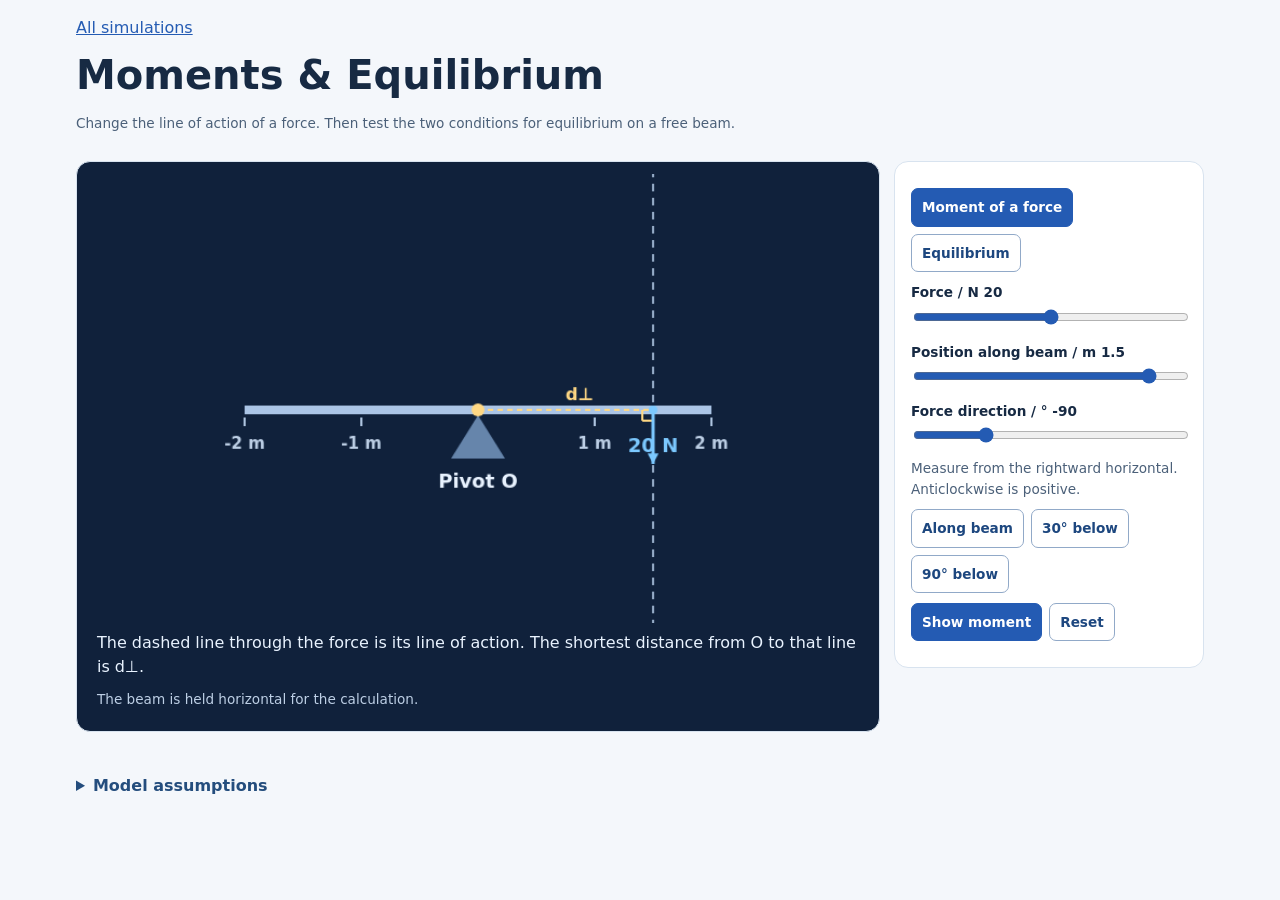
<file: WWK_Moments-and-Equilibrium.html>
<!doctype html>
<html lang="en-GB">
<head>
<meta charset="utf-8">
<meta name="viewport" content="width=device-width, initial-scale=1">
<title>Moments &amp; Equilibrium | WWK Physics</title>
<style>:root{font-family:system-ui,sans-serif;color:#172a43;background:#f4f7fb}*{box-sizing:border-box}body{margin:0;line-height:1.5}header,main,footer{max-width:1160px;margin:auto;padding:16px}header{padding-bottom:4px}h1{font-size:clamp(1.8rem,4vw,2.5rem);margin:5px 0}h2{font-size:1rem;margin:0 0 10px}p{margin:8px 0}a{color:#245bb3}small,.note{color:#4b6079;font-size:.85rem}.layout{display:grid;grid-template-columns:minmax(0,1fr) 310px;gap:14px;align-items:start}.card{background:white;border:1px solid #d8e3ef;border-radius:14px;padding:16px;min-width:0}.scene{background:#10213b;color:#e9f3ff;padding:12px}.scene p{padding:0 8px}.scene small{color:#bdcfe5}.scene canvas{display:block;width:100%;height:auto}.field{margin-bottom:10px}.pair{display:grid;grid-template-columns:1fr 1fr;gap:10px}label{display:block;font-weight:650;font-size:.85rem;margin-bottom:4px}input,select,button{font:inherit}input[type=number],select{width:100%;padding:7px;border:1px solid #96abc5;border-radius:6px;background:white;color:inherit}input[type=range]{width:100%;accent-color:#245bb3}button{border:1px solid #91a9c8;background:white;border-radius:7px;color:#1d477f;padding:8px 10px;cursor:pointer;font-size:.85rem;font-weight:650}button.primary,button[aria-pressed=true]{background:#245bb3;color:white;border-color:#245bb3}button:disabled{opacity:.55;cursor:default}:focus-visible{outline:3px solid #ecad36;outline-offset:2px}.buttons{display:flex;gap:7px;flex-wrap:wrap;margin:10px 0}details{margin:10px 0}summary{cursor:pointer;color:#244d7d;font-weight:650}.section{margin-top:14px}.metrics{display:grid;grid-template-columns:repeat(3,1fr);gap:8px;margin:8px 0}.metric{background:#eef4fb;padding:10px;border-radius:8px}.metric strong{display:block;font-size:1.18rem}.metric small{display:block}.pass{background:#e4f5eb}.fail{background:#fff0e4}table{width:100%;border-collapse:collapse;font-variant-numeric:tabular-nums}th,td{text-align:left;padding:7px;border-bottom:1px solid #e0e8f2}.table-wrap{overflow:auto}.lightCanvas{display:block;max-width:720px;width:100%;height:auto;background:#f1f6fd;border-radius:8px;margin:10px auto}[hidden]{display:none!important}@media(max-width:720px){.layout{grid-template-columns:1fr}.metrics{grid-template-columns:repeat(2,1fr)}header,main,footer{padding-left:12px;padding-right:12px}}</style>
</head>
<body>
<header>
<a href="https://wwkphysics.github.io/Physics-Simulation-to-Public/">All simulations</a>
<h1>Moments &amp; Equilibrium</h1>
<p class="note">Change the line of action of a force. Then test the two conditions for equilibrium on a free beam.</p>
</header>
<main>
<div class="layout">
<section class="card scene">
<canvas id="scene" width="720" height="415" role="img" aria-label="A force applied to a horizontal beam about a pivot."></canvas>
<p id="caption">Dashed lines show the line of action and the perpendicular distance from the pivot.</p>
<p><small id="sceneNote">The beam is held horizontal for the calculation.</small></p>
</section>
<section class="card" aria-label="Controls">
<div class="buttons"><button id="momentMode" aria-pressed="true">Moment of a force</button><button id="balanceMode" aria-pressed="false">Equilibrium</button></div>
<div id="momentControls">
<div class="field"><label for="force">Force / N <output id="forceReadout">20</output></label><input id="force" type="range" min="0" max="40" step="1" value="20"></div>
<div class="field"><label for="position">Position along beam / m <output id="positionReadout">1.5</output></label><input id="position" type="range" min="-2" max="2" step="0.1" value="1.5"></div>
<div class="field"><label for="angle">Force direction / ° <output id="angleReadout">−90</output></label><input id="angle" type="range" min="-180" max="180" step="15" value="-90"><p class="note">Measure from the rightward horizontal. Anticlockwise is positive.</p></div>
<div class="buttons"><button data-angle="0">Along beam</button><button data-angle="-30">30° below</button><button data-angle="-90">90° below</button></div>
</div>
<div id="balanceControls" hidden>
<div class="field"><label for="example">Compare examples</label><select id="example"><option value="both">Both conditions met</option><option value="force">Forces balance only</option><option value="moment">Moments balance only</option><option value="custom">Custom</option></select></div>
<div class="pair">
<div class="field"><label for="f1">Force F₁ / N</label><input id="f1" type="number" min="-40" max="40" step="1" value="-10"></div>
<div class="field"><label for="x1">F₁ position / m</label><input id="x1" type="number" min="-2" max="2" step="0.1" value="-1"></div>
<div class="field"><label for="f2">Force F₂ / N</label><input id="f2" type="number" min="-40" max="40" step="1" value="-10"></div>
<div class="field"><label for="x2">F₂ position / m</label><input id="x2" type="number" min="-2" max="2" step="0.1" value="1"></div>
</div>
<div class="field"><label for="centre">Force at centre C / N</label><input id="centre" type="number" min="-80" max="80" step="1" value="40"></div>
<p class="note">Upward forces and positions to the right of O are positive. The beam weighs 20 N.</p>
</div>
<div class="buttons"><button class="primary" id="reveal" aria-expanded="false" aria-controls="results">Show moment</button><button id="reset">Reset</button></div>
</section>
</div>
<section id="results" class="card section" hidden aria-labelledby="resultTitle">
<h2 id="resultTitle">Moment about O</h2>
<div id="momentResults">
<div class="metrics">
<div class="metric"><small>Perpendicular distance</small><strong id="distance"></strong></div>
<div class="metric"><small>Moment magnitude</small><strong id="momentMagnitude"></strong></div>
<div class="metric"><small>Turning direction</small><strong id="turnDirection"></strong></div>
</div>
<p id="momentEquation"></p>
</div>
<div id="balanceResults" hidden>
<div class="metrics">
<div class="metric" id="forceCheck"><small>Resultant vertical force</small><strong id="netForce"></strong><span id="forceVerdict"></span></div>
<div class="metric" id="momentCheck"><small>Resultant moment about O</small><strong id="netMoment"></strong><span id="momentVerdict"></span></div>
<div class="metric" id="bothCheck"><small>Both conditions</small><strong id="balanceVerdict"></strong></div>
</div>
<p id="initialTendency"></p>
<details><summary>Show contributions from each force</summary>
<div class="table-wrap"><table><thead><tr><th scope="col">Force</th><th scope="col">Vertical force / N</th><th scope="col">Position / m</th><th scope="col">Moment / N m</th></tr></thead><tbody id="contributions"></tbody></table></div>
<p class="note">The two centre forces act through O, so each has zero moment about O. Horizontal forces sum to zero in this arrangement.</p>
</details>
</div>
</section>
</main>
<footer>
<details><summary>Model assumptions</summary><p>Moment equals force multiplied by perpendicular distance from the reference point to the line of action. Anticlockwise moments are positive. In Equilibrium mode the beam is free and O is its centre of mass. The calculation uses the initial horizontal position and gives the initial tendency to translate or turn.</p><p><a href="https://openstax.org/books/university-physics-volume-1/pages/12-1-conditions-for-static-equilibrium">Reference: Conditions for static equilibrium</a></p></details>
</footer>
<script>
'use strict';
const $ = id => document.getElementById(id);
function line(ctx,x1,y1,x2,y2,colour,width=2,dash=[]){
  ctx.save();ctx.strokeStyle=colour;ctx.lineWidth=width;ctx.setLineDash(dash);
  ctx.beginPath();ctx.moveTo(x1,y1);ctx.lineTo(x2,y2);ctx.stroke();ctx.restore();
}
function circle(ctx,x,y,r,colour){
  ctx.fillStyle=colour;ctx.beginPath();ctx.arc(x,y,r,0,Math.PI*2);ctx.fill();
}
function label(ctx,value,x,y,colour='#e9f3ff',size=18,align='center'){
  ctx.fillStyle=colour;ctx.font='600 '+size+'px system-ui';ctx.textAlign=align;ctx.textBaseline='middle';ctx.fillText(value,x,y);
}
function arrow(ctx,x1,y1,x2,y2,colour){
  if(Math.hypot(x2-x1,y2-y1)<1)return;
  line(ctx,x1,y1,x2,y2,colour,3);
  const angle=Math.atan2(y2-y1,x2-x1);
  ctx.fillStyle=colour;ctx.beginPath();ctx.moveTo(x2,y2);
  ctx.lineTo(x2-11*Math.cos(angle-.48),y2-11*Math.sin(angle-.48));
  ctx.lineTo(x2-11*Math.cos(angle+.48),y2-11*Math.sin(angle+.48));ctx.closePath();ctx.fill();
}
function format(value,digits=2){return (Math.abs(value)<1e-8?0:value).toFixed(digits);}
function readNumber(input,fallback){
  const value=input.valueAsNumber;
  if(!Number.isFinite(value))return fallback;
  const min=Number(input.min),max=Number(input.max),step=Number(input.step);
  const bounded=Math.min(max,Math.max(min,value));
  return Number((min+Math.round((bounded-min)/step)*step).toFixed(6));
}
const zero=value=>Math.abs(value)<1e-8;
const initialMoment={force:20,position:1.5,angle:-90};
const presets={
  both:{f1:-10,x1:-1,f2:-10,x2:1,centre:40},
  force:{f1:10,x1:-1,f2:-10,x2:1,centre:20},
  moment:{f1:-10,x1:-1,f2:-10,x2:1,centre:20}
};
let mode='moment';
const momentSettings={...initialMoment},balance={...presets.both};
const ctx=$('scene').getContext('2d');
const originX=360,originY=218,metre=108;
function solveMoment({force,position,angle}){
  const theta=angle*Math.PI/180,ux=Math.cos(theta),uy=Math.sin(theta);
  const distance=Math.abs(position*uy);
  return {ux,uy,distance,moment:position*force*uy,footX:position*(1-ux*ux),footY:-position*ux*uy};
}
function solveBalance({f1,x1,f2,x2,centre}){
  const forces=[
    {name:'F₁',force:f1,x:x1,colour:'#ffb26b'},
    {name:'F₂',force:f2,x:x2,colour:'#80c8ff'},
    {name:'C',force:centre,x:0,colour:'#7ee3af'},
    {name:'Weight',force:-20,x:0,colour:'#ffe294'}
  ].map(f=>({...f,moment:f.x*f.force}));
  const netForce=forces.reduce((sum,f)=>sum+f.force,0);
  const netMoment=forces.reduce((sum,f)=>sum+f.moment,0);
  return {forces,netForce,netMoment,forceBalanced:zero(netForce),momentBalanced:zero(netMoment)};
}
function turning(moment){return zero(moment)?'None':moment>0?'Anticlockwise':'Clockwise';}
function beam(){
  ctx.clearRect(0,0,720,415);
  line(ctx,originX-2*metre,originY,originX+2*metre,originY,'#abc5e6',8);
  for(let x=-2;x<=2;x++){
    const px=originX+x*metre;
    line(ctx,px,originY+7,px,originY+15,'#aec5e0');
    if(x!==0)label(ctx,x+' m',px,originY+32,'#bdcfe5',15);
  }
}
function drawMoment(result){
  const {force,position}=momentSettings;
  const {ux,uy,footX,footY,distance}=result;
  const x=originX+position*metre,y=originY;
  ctx.fillStyle='#6685ab';ctx.beginPath();ctx.moveTo(originX,originY+5);
  ctx.lineTo(originX-25,originY+45);ctx.lineTo(originX+25,originY+45);ctx.closePath();ctx.fill();
  label(ctx,'Pivot O',originX,originY+67);
  if(force>0){
    line(ctx,x-ux*300,y+uy*300,x+ux*300,y-uy*300,'#95abc7',2,[7,6]);
    const hx=originX+footX*metre,hy=originY-footY*metre;
    if(distance>.001){
      line(ctx,originX,originY,hx,hy,'#ffd884',2,[5,4]);
      circle(ctx,hx,hy,3,'#ffd884');
      label(ctx,'d⊥',(originX+hx)/2+13,(originY+hy)/2-13,'#ffd884',16);
      const vx=(originX-hx)/(distance*metre),vy=(originY-hy)/(distance*metre);
      line(ctx,hx+ux*10,hy-uy*10,hx+ux*10+vx*10,hy-uy*10+vy*10,'#ffd884');
      line(ctx,hx+ux*10+vx*10,hy-uy*10+vy*10,hx+vx*10,hy+vy*10,'#ffd884');
    }
    const length=Math.max(19,force*2.5);
    arrow(ctx,x,y,x+ux*length,y-uy*length,'#7cc9ff');
    label(ctx,force+' N',Math.max(43,Math.min(677,x+ux*(length+14))),y-uy*length-16,'#7cc9ff');
  }
  circle(ctx,x,y,4,'#7cc9ff');circle(ctx,originX,originY,6,'#ffd884');
}
function drawBalance(result){
  circle(ctx,originX,originY,6,'#e9f3ff');
  label(ctx,'O',originX-14,originY+22,'#e9f3ff',15);
  for(const f of result.forces){
    if(zero(f.force))continue;
    const x=originX+f.x*metre;
    const length=Math.max(12,Math.abs(f.force)*1.65);
    const tip=originY-Math.sign(f.force)*length;
    arrow(ctx,x,originY,x,tip,f.colour);
    const right=f.name==='F₂'||f.name==='C';
    label(ctx,f.name+' '+Math.abs(f.force)+' N',x+(right?10:-10),tip+(f.name==='Weight'?12:0),f.colour,16,right?'left':'right');
  }
}
function update(){
  beam();
  const m=mode==='moment';
  $('momentControls').hidden=!m;$('balanceControls').hidden=m;
  $('momentResults').hidden=!m;$('balanceResults').hidden=m;
  $('momentMode').setAttribute('aria-pressed',m);$('balanceMode').setAttribute('aria-pressed',!m);
  $('resultTitle').textContent=m?'Moment about O':'Check the two conditions';
  $('reveal').textContent=$('results').hidden?(m?'Show moment':'Check equilibrium'):'Hide results';
  $('reveal').setAttribute('aria-expanded',!$('results').hidden);
  if(m){
    const r=solveMoment(momentSettings);
    drawMoment(r);
    $('forceReadout').textContent=momentSettings.force;
    $('positionReadout').textContent=format(momentSettings.position,1);
    $('angleReadout').textContent=momentSettings.angle;
    $('caption').textContent='The dashed line through the force is its line of action. The shortest distance from O to that line is d⊥.';
    $('sceneNote').textContent='The beam is held horizontal for the calculation.';
    $('scene').setAttribute('aria-label','A '+momentSettings.force+' newton force acts at position '+momentSettings.position+' metres, at '+momentSettings.angle+' degrees from the rightward horizontal.');
    $('distance').textContent=momentSettings.force===0?'—':format(r.distance)+' m';
    $('momentMagnitude').textContent=format(Math.abs(r.moment))+' N m';
    $('turnDirection').textContent=turning(r.moment);
    $('momentEquation').textContent=momentSettings.force===0?'With zero applied force, its moment is zero.':'Moment magnitude = F × d⊥ = '+momentSettings.force+' × '+format(r.distance,3)+' ≈ '+format(Math.abs(r.moment))+' N m.';
    return;
  }
  const r=solveBalance(balance),both=r.forceBalanced&&r.momentBalanced;
  drawBalance(r);
  $('caption').textContent='O is the centre of mass of the free beam. Check the vertical forces and the moments about O.';
  $('sceneNote').textContent='This diagram shows the initial horizontal position.';
  $('scene').setAttribute('aria-label','Free horizontal beam with two adjustable forces, a centre force and a weight of 20 newtons at O.');
  $('netForce').textContent=format(r.netForce,1)+' N';
  $('netMoment').textContent=format(r.netMoment,1)+' N m';
  $('forceVerdict').textContent=r.forceBalanced?'ΣF = 0 ✓':'ΣF ≠ 0';
  $('momentVerdict').textContent=r.momentBalanced?'ΣM = 0 ✓':'ΣM ≠ 0';
  $('balanceVerdict').textContent=both?'Equilibrium':'Unbalanced';
  $('forceCheck').className='metric '+(r.forceBalanced?'pass':'fail');
  $('momentCheck').className='metric '+(r.momentBalanced?'pass':'fail');
  $('bothCheck').className='metric '+(both?'pass':'fail');
  const translation=r.forceBalanced?'no translational acceleration':r.netForce>0?'accelerates upwards':'accelerates downwards';
  const rotation=r.momentBalanced?'no angular acceleration':'starts turning '+turning(r.netMoment).toLowerCase();
  $('initialTendency').textContent='From rest: '+translation+' and '+rotation+'. Positive moments are anticlockwise.';
  $('contributions').innerHTML=r.forces.map(f=>'<tr><th scope="row">'+f.name+'</th><td>'+format(f.force,1)+'</td><td>'+format(f.x,1)+'</td><td>'+format(f.moment,1)+'</td></tr>').join('');
}
function syncInputs(){
  for(const key of Object.keys(momentSettings))$(key).value=momentSettings[key];
  for(const key of Object.keys(balance))$(key).value=balance[key];
}
for(const key of Object.keys(momentSettings))$(key).addEventListener('input',()=>{momentSettings[key]=Number($(key).value);update();});
for(const key of Object.keys(balance))$(key).addEventListener('change',()=>{
  balance[key]=readNumber($(key),balance[key]);
  $('example').value='custom';syncInputs();update();
});
for(const button of document.querySelectorAll('[data-angle]'))button.addEventListener('click',()=>{
  momentSettings.angle=Number(button.dataset.angle);syncInputs();update();
});
$('example').addEventListener('change',()=>{
  const example=presets[$('example').value];
  if(example)Object.assign(balance,example);
  syncInputs();update();
});
function switchMode(next){mode=next;$('results').hidden=true;update();}
$('momentMode').addEventListener('click',()=>switchMode('moment'));
$('balanceMode').addEventListener('click',()=>switchMode('balance'));
$('reveal').addEventListener('click',()=>{
  $('results').hidden=!$('results').hidden;update();
  if(!$('results').hidden)$('results').scrollIntoView({block:'nearest'});
});
$('reset').addEventListener('click',()=>{
  Object.assign(momentSettings,initialMoment);Object.assign(balance,presets.both);
  $('example').value='both';$('results').hidden=true;syncInputs();update();
});
update();
</script>
</body>
</html>
</file>
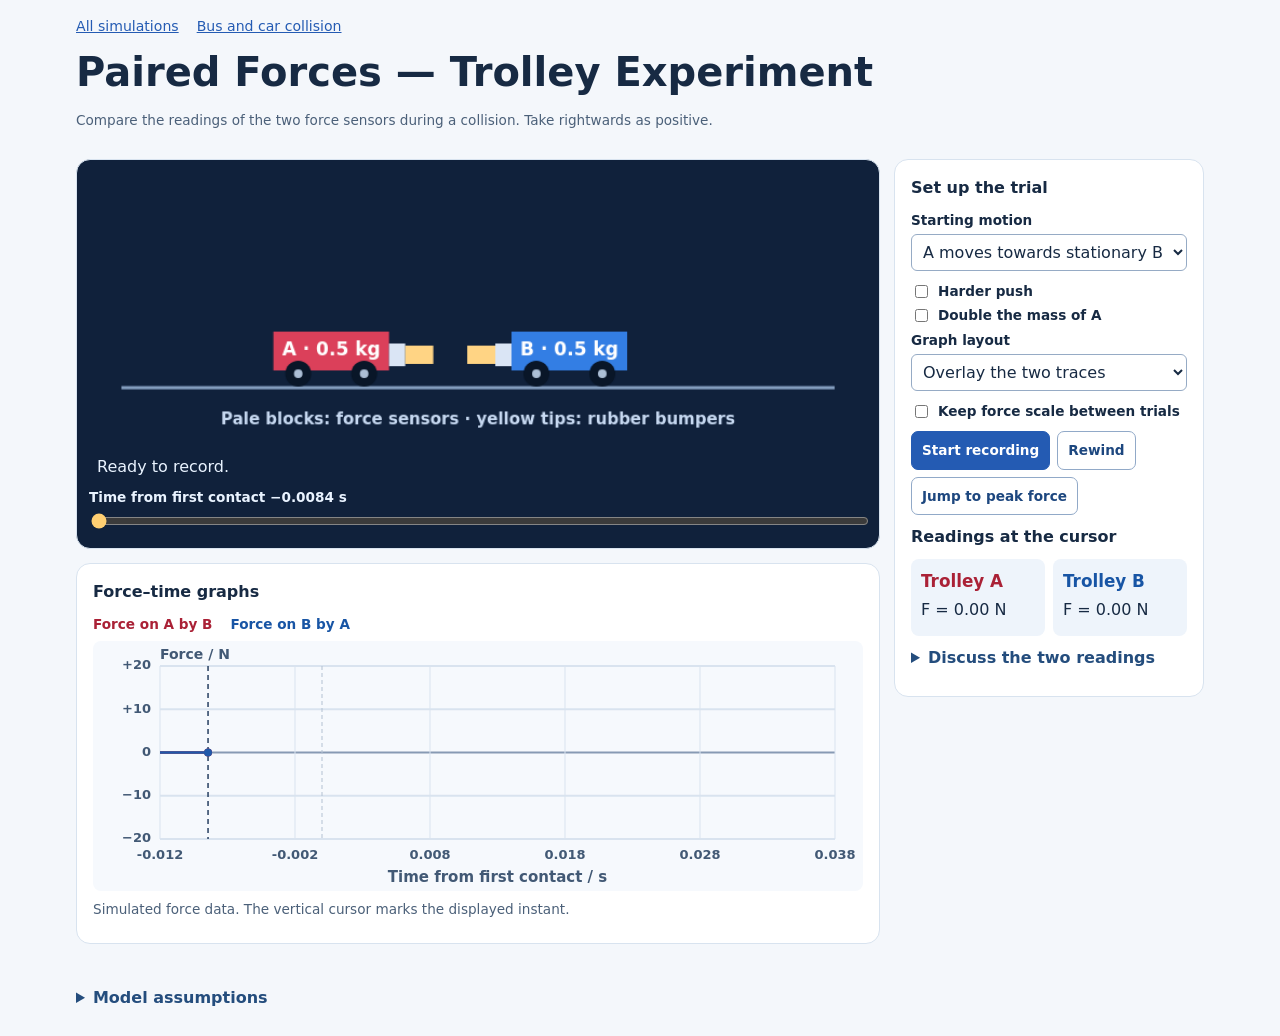
<file: WWK_Paired-Forces.html>
<!doctype html>
<html lang="en-GB">
<head>
<meta charset="utf-8">
<meta name="viewport" content="width=device-width, initial-scale=1">
<title>Paired Forces — Trolley Experiment | WWK Physics</title>
<style>:root{font-family:system-ui,sans-serif;color:#172a43;background:#f4f7fb}
*{box-sizing:border-box}
body{margin:0;line-height:1.5}
header,main,footer{max-width:1160px;margin:auto;padding:16px}
header{padding-bottom:4px}
h1{font-size:clamp(1.8rem,4vw,2.5rem);margin:5px 0}
h2{font-size:1rem;margin:0 0 10px}
p{margin:8px 0}
a{color:#245bb3}
small,.note{color:#4b6079;font-size:.85rem}
.layout{display:grid;grid-template-columns:minmax(0,1fr) 310px;gap:14px;align-items:start}
.card{background:white;border:1px solid #d8e3ef;border-radius:14px;padding:16px;min-width:0}
.scene{background:#10213b;color:#e9f3ff;padding:12px}
.scene p{padding:0 8px}
.scene small{color:#bdcfe5}
.scene canvas{display:block;width:100%;height:auto}
.field{margin-bottom:10px}
.pair{display:grid;grid-template-columns:1fr 1fr;gap:10px}
label{display:block;font-weight:650;font-size:.85rem;margin-bottom:4px}
input,select,button{font:inherit}
input[type=number],select{width:100%;padding:7px;border:1px solid #96abc5;border-radius:6px;background:white;color:inherit}
input[type=range]{width:100%;accent-color:#245bb3}
button{border:1px solid #91a9c8;background:white;border-radius:7px;color:#1d477f;padding:8px 10px;cursor:pointer;font-size:.85rem;font-weight:650}
button.primary,button[aria-pressed=true]{background:#245bb3;color:white;border-color:#245bb3}
button:disabled{opacity:.55;cursor:default}
:focus-visible{outline:3px solid #ecad36;outline-offset:2px}
.buttons{display:flex;gap:7px;flex-wrap:wrap;margin:10px 0}
details{margin:10px 0}
summary{cursor:pointer;color:#244d7d;font-weight:650}
.section{margin-top:14px}
.metrics{display:grid;grid-template-columns:repeat(3,1fr);gap:8px;margin:8px 0}
.metric{background:#eef4fb;padding:10px;border-radius:8px}
.metric strong{display:block;font-size:1.18rem}
.metric small{display:block}
.pass{background:#e4f5eb}
.fail{background:#fff0e4}
table{width:100%;border-collapse:collapse;font-variant-numeric:tabular-nums}
th,td{text-align:left;padding:7px;border-bottom:1px solid #e0e8f2}
.table-wrap{overflow:auto}
.lightCanvas{display:block;max-width:720px;width:100%;height:auto;background:#f1f6fd;border-radius:8px;margin:10px auto}
[hidden]{display:none!important}
@media(max-width:720px){.layout{grid-template-columns:1fr}
.metrics{grid-template-columns:repeat(2,1fr)}
header,main,footer{padding-left:12px;padding-right:12px}
}

.scene canvas,.plots canvas{display:block;width:100%;height:auto}
.plots{margin-top:14px}.plots canvas{background:#f6f9fd;border-radius:8px;margin-top:6px}
.legend{display:flex;flex-wrap:wrap;gap:8px 18px;font-size:.85rem;font-weight:650}
.red{color:#aa2136}.blue{color:#1855a5}
.scene label{color:#e9f3ff}.scene input{accent-color:#ffcf72}
#status{min-height:1.5em}.metrics{grid-template-columns:repeat(2,minmax(0,1fr))}
.metric strong{font-size:1.05rem}.metric p{margin:4px 0;font-variant-numeric:tabular-nums}
.check{display:flex;gap:7px;align-items:center}
nav{display:flex;flex-wrap:wrap;gap:8px 18px;font-size:.88rem}
</style>
</head>
<body>
<header>
<nav aria-label="Simulation links">
<a href="https://wwkphysics.github.io/Physics-Simulation-to-Public/">All simulations</a>
<a href="https://wwkphysics.github.io/Physics-Simulation-to-Public/WWK_Bus-and-Car-Collision.html">Bus and car collision</a>
</nav>
<h1>Paired Forces — Trolley Experiment</h1>
<p class="note">Compare the readings of the two force sensors during a collision. Take rightwards as positive.</p>
</header>
<main>
<div class="layout">
<div>
<section class="card scene" aria-label="Collision animation">
<canvas id="scene" width="720" height="255" role="img" aria-label="Red trolley A and blue trolley B have facing force sensors and rubber bumpers."></canvas>
<p id="status" role="status">Ready to record.</p>
<label for="timeline">Time from first contact <output id="time" for="timeline"></output></label>
<input id="timeline" type="range" min="0" max="1000" value="0" aria-label="Time from first contact">
</section>
<section class="card plots" aria-labelledby="graphTitle">
<h2 id="graphTitle">Force–time graphs</h2>
<div class="legend"><span class="red">Force on A by B</span><span class="blue">Force on B by A</span></div>
<canvas id="graph" width="720" height="250" role="img" aria-label="Simulated signed force traces on a common time axis. Rightwards is positive."></canvas>
<p class="note">Simulated force data. The vertical cursor marks the displayed instant.</p>
</section>
</div>
<section class="card" aria-label="Controls">
<h2>Set up the trial</h2>
<div class="field"><label for="approach">Starting motion</label><select id="approach"><option value="one">A moves towards stationary B</option><option value="both">Both move towards each other</option></select></div>
<label class="check"><input id="harder" type="checkbox"> Harder push</label>
<label class="check"><input id="double" type="checkbox"> Double the mass of A</label>
<div class="field"><label for="layout">Graph layout</label><select id="layout"><option value="overlay">Overlay the two traces</option><option value="split">Two aligned graphs</option></select></div>
<label class="check"><input id="fixed" type="checkbox"> Keep force scale between trials</label>
<div class="buttons"><button class="primary" id="play">Start recording</button><button id="reset">Rewind</button><button id="peak">Jump to peak force</button></div>
<h2>Readings at the cursor</h2>
<div class="metrics">
<div class="metric"><strong class="red">Trolley A</strong><p id="forceA"></p></div>
<div class="metric"><strong class="blue">Trolley B</strong><p id="forceB"></p></div>
</div>
<details><summary>Discuss the two readings</summary>
<p>At each instant the two contact forces have equal magnitudes and opposite directions. They act simultaneously on different objects.</p>
<p>Compare the two sensor readings at the same time. Repeat with a harder push and with twice the mass of A. Compare the shape, peak and duration of the pulses.</p>
</details>
</section>
</div>
</main>
<footer><details><summary>Model assumptions</summary>
<p>The motion is one-dimensional. Horizontal forces during contact come from the bumpers. The model treats the two contacting ends as elastic springs in series. The animation is slowed down and the time axis shows model time.</p>
<p>Each trolley carries a force sensor and a rubber bumper. The model uses ideal sensors and smooth elastic pulses. The graph shows calculated readings for this simulation.</p>
<p><a href="https://openstax.org/books/physics/pages/4-4-newtons-third-law-of-motion">Reference: Newton’s third law</a></p>
</details></footer>
<script>
'use strict';
const $ = id => document.getElementById(id);
function line(ctx,x1,y1,x2,y2,colour,width=2,dash=[]){
  ctx.save();ctx.strokeStyle=colour;ctx.lineWidth=width;ctx.setLineDash(dash);
  ctx.beginPath();ctx.moveTo(x1,y1);ctx.lineTo(x2,y2);ctx.stroke();ctx.restore();
}
function circle(ctx,x,y,r,colour){
  ctx.fillStyle=colour;ctx.beginPath();ctx.arc(x,y,r,0,Math.PI*2);ctx.fill();
}
function label(ctx,value,x,y,colour='#e9f3ff',size=18,align='center'){
  ctx.fillStyle=colour;ctx.font='600 '+size+'px system-ui';ctx.textAlign=align;ctx.textBaseline='middle';ctx.fillText(value,x,y);
}
function arrow(ctx,x1,y1,x2,y2,colour){
  if(Math.hypot(x2-x1,y2-y1)<1)return;
  line(ctx,x1,y1,x2,y2,colour,3);
  const angle=Math.atan2(y2-y1,x2-x1);
  ctx.fillStyle=colour;ctx.beginPath();ctx.moveTo(x2,y2);
  ctx.lineTo(x2-11*Math.cos(angle-.48),y2-11*Math.sin(angle-.48));
  ctx.lineTo(x2-11*Math.cos(angle+.48),y2-11*Math.sin(angle+.48));ctx.closePath();ctx.fill();
}
function format(value,digits=2){return (Math.abs(value)<1e-8?0:value).toFixed(digits);}
function readNumber(input,fallback){
  const value=input.valueAsNumber;
  if(!Number.isFinite(value))return fallback;
  const min=Number(input.min),max=Number(input.max),step=Number(input.step);
  const bounded=Math.min(max,Math.max(min,value));
  return Number((min+Math.round((bounded-min)/step)*step).toFixed(6));
}

const vehicle=false;
const A=vehicle?'Bus':'A', B=vehicle?'Car':'B';
const colours={a:'#db405a',b:'#337ee4',traceA:'#b4253e',traceB:'#2059aa'};
const scene=$('scene').getContext('2d'), graph=$('graph').getContext('2d');
function modelFor(settings){
  const {mA,mB,vA,vB,kA,kB}=settings;
  const total=mA+mB, reduced=mA*mB/total, k=kA*kB/(kA+kB);
  const omega=Math.sqrt(k/reduced), duration=Math.PI/omega;
  const closing=vA-vB;
  return {...settings,total,k,omega,duration,closing,centreSpeed:(mA*vA+mB*vB)/total,peak:k*closing/omega};
}
function atTime(model,t){
  const {duration,omega,closing,peak,mA,mB,total,centreSpeed,kA,kB}=model;
  const inContact=t>0&&t<duration;
  const overlap=inContact?closing/omega*Math.sin(omega*t):t<=0?closing*t:-closing*(t-duration);
  const force=inContact?peak*Math.sin(omega*t):0;
  return {force,aA:-force/mA,aB:force/mB,dA:force/kA,dB:force/kB,
    xA:centreSpeed*t+mB/total*overlap,xB:centreSpeed*t-mA/total*overlap};
}
function settings(){
  if(vehicle)return {mA:readNumber($('massA'),12000),mB:readNumber($('massB'),1500),
    vA:readNumber($('speed'),10),vB:0,kA:readNumber($('stiffA'),1.2)*1e6,kB:readNumber($('stiffB'),.3)*1e6};
  const speed=$('harder').checked?1:.5;
  return {mA:$('double').checked?1:.5,mB:.5,vA:speed,vB:$('approach').value==='both'?-speed:0,kA:10000,kB:10000};
}
let model,time,logged,start,end,px,request=null,last=null;
const unit=vehicle?'kN':'N', divisor=vehicle?1000:1;
function signed(value,digits=2){
  if(Math.abs(value)<.5*10**(-digits))return format(0,digits);
  return (value>0?'+':'−')+format(Math.abs(value),digits);
}
function rewind(){
  cancelAnimationFrame(request);request=null;last=null;
  model=modelFor(settings());start=-.38*model.duration;end=1.3*model.duration;
  time=logged=start;
  px=85/(Math.abs(model.centreSpeed)*end+model.closing*model.duration*.38);
  const compressionLimit=vehicle?42:20;
  px=Math.min(px,compressionLimit/(model.peak/Math.min(model.kA,model.kB)));
  $('play').textContent=vehicle?'Play collision':'Start recording';
  if(vehicle)$('explain').textContent='During contact, the horizontal acceleration magnitude is F/m. The bus-to-car mass ratio is '+format(model.mA/model.mB,2)+'. The car-to-bus acceleration magnitude ratio has the same value.';
  render();
}
function drawObject(ref,isA,compression){
  const colour=isA?colours.a:colours.b,base=184;
  const width=vehicle?(isA?204:151):148;
  const left=isA?ref-width:ref;
  const shrink=compression*px;
  const assembly=41;
  const bodyLeft=left+(isA?0:vehicle?shrink:assembly);
  const bodyWidth=width-(vehicle?shrink:assembly);
  const height=vehicle?(isA?81:39):36;
  scene.fillStyle=colour;
  scene.fillRect(bodyLeft,base-height,bodyWidth,height);
  if(vehicle){
    scene.fillStyle='#b9e1fa';
    if(isA){for(let i=0;i<5;i++)scene.fillRect(left+13+i*32,base-69,23,24);}
    else{
      scene.beginPath();scene.moveTo(left+41,base-39);scene.lineTo(left+62,base-65);
      scene.lineTo(left+101,base-65);scene.lineTo(left+123,base-39);scene.closePath();scene.fill();
    }
    if(shrink>.5){
      scene.fillStyle='#ffd484';
      const front=isA?ref-shrink:ref+shrink;
      scene.fillRect(isA?front-7:front,base-height,7,height);
    }
  }else{
    const sensor=isA?ref-assembly:ref+26;
    scene.fillStyle='#dae5f5';scene.fillRect(sensor,base-25,15,21);
    scene.fillStyle='#ffd484';
    scene.fillRect(isA?ref-26:ref+shrink,base-23,26-shrink,17);
  }
  for(const wheel of [bodyLeft+23,bodyLeft+bodyWidth-23]){
    circle(scene,wheel,base+3,12,'#091628');
    circle(scene,wheel,base+3,4,'#acbfd6');
  }
  label(scene,(isA?A:B)+' · '+(isA?model.mA:model.mB)+' kg',bodyLeft+bodyWidth/2,base-(vehicle&&isA?23:18),'#fff',17);
  return left+width/2;
}
function drawScene(reading){
  scene.clearRect(0,0,720,255);
  line(scene,30,200,690,200,'#849ebf',3);
  const ca=drawObject(350+reading.xA*px,true,reading.dA);
  const cb=drawObject(350+reading.xB*px,false,reading.dB);
  if(reading.force>0){
    const size=72*reading.force/model.peak;
    arrow(scene,ca,73,ca-size,73,'#ff8497');
    arrow(scene,cb,73,cb+size,73,'#87baff');
    label(scene,format(reading.force/divisor)+' '+unit,ca,48,'#ffbdc7',16);
    label(scene,format(reading.force/divisor)+' '+unit,cb,48,'#bad8ff',16);
  }
  label(scene,vehicle?'Highlighted ends show compression during contact.':'Pale blocks: force sensors · yellow tips: rubber bumpers',360,230,'#c7d9f1',15);
}
function drawGraphs(){
  const canvas=$('graph'),split=!vehicle&&$('layout').value==='split';
  const height=split?405:250;
  const width=canvas.clientWidth;
  const pixelRatio=Math.min(window.devicePixelRatio||1,2);
  const bitmapWidth=Math.round(width*pixelRatio),bitmapHeight=Math.round(height*pixelRatio);
  if(canvas.style.height!==height+'px')canvas.style.height=height+'px';
  if(canvas.width!==bitmapWidth)canvas.width=bitmapWidth;
  if(canvas.height!==bitmapHeight)canvas.height=bitmapHeight;
  graph.setTransform(pixelRatio,0,0,pixelRatio,0,0);
  graph.clearRect(0,0,width,height);
  const minT=vehicle?start:-.012,maxT=vehicle?end:.038;
  const peak=model.peak/divisor;
  const tickStep=vehicle?50:5;
  const range=!vehicle&&$('fixed').checked?100:Math.ceil(peak*1.12/tickStep)*tickStep;
  const left=Math.min(67,Math.max(48,width*.093)),right=width-28;
  const x=t=>left+(t-minT)/(maxT-minT)*(right-left);
  const intervals=width<400?3:5;
  const rows=split?[[22,167,[-1]],[211,356,[1]]]:[[25,198,[-1,1]]];
  rows.forEach(([top,bottom,signs],index)=>{
    const y=f=>(top+bottom)/2-f/range*(bottom-top)/2;
    for(const value of [-range,-range/2,0,range/2,range]){
      line(graph,left,y(value),right,y(value),value===0?'#879ab4':'#d9e3ef');
      label(graph,signed(value,Number.isInteger(value)?0:1),left-9,y(value),'#425975',13,'right');
    }
    for(let i=0;i<=intervals;i++){
      const t=minT+(maxT-minT)*i/intervals;
      line(graph,x(t),top,x(t),bottom,'#d9e3ef',1);
      if(index===rows.length-1)label(graph,format(t,vehicle?2:3),x(t),bottom+17,'#425975',13);
    }
    line(graph,x(0),top,x(0),bottom,'#b3c1d2',1,[4,3]);
    line(graph,x(time),top,x(time),bottom,'#263f60',1.5,[5,4]);
    for(const sign of signs){
      graph.beginPath();graph.strokeStyle=sign<0?colours.traceA:colours.traceB;graph.lineWidth=2.7;
      const stop=Math.max(minT,logged);
      for(let i=0;i<=220;i++){
        const t=minT+(stop-minT)*i/220;
        const py=y(sign*atTime(model,t).force/divisor);
        if(i===0)graph.moveTo(x(t),py);else graph.lineTo(x(t),py);
      }
      graph.stroke();
      circle(graph,x(time),y(sign*atTime(model,time).force/divisor),4,graph.strokeStyle);
    }
    label(graph,split?(index===0?'Force on A by B / N':'Force on B by A / N'):'Force / '+unit,left,top-11,'#425975',14,'left');
  });
  label(graph,'Time from first contact / s',(left+right)/2,height-13,'#425975',15);
}
function render(){
  const r=atTime(model,time);
  drawScene(r);drawGraphs();
  $('timeline').value=Math.round((time-start)/(end-start)*1000);
  $('timeline').setAttribute('aria-valuetext',format(time,vehicle?3:4)+' seconds from first contact');
  $('time').textContent=signed(time,vehicle?3:4)+' s';
  const phase=time===start?'Ready to '+(vehicle?'play.':'record.'):time<=0?'Approaching':time<model.duration?'In contact':'Separated';
  if($('status').textContent!==phase)$('status').textContent=phase;
  $('forceA').textContent='F = '+signed(-r.force/divisor)+' '+unit;
  $('forceB').textContent='F = '+signed(r.force/divisor)+' '+unit;
  if(vehicle){
    $('accelA').textContent='a = '+signed(r.aA)+' m s⁻²';$('accelB').textContent='a = '+signed(r.aB)+' m s⁻²';
    $('crushA').textContent='Compression '+format(r.dA*100,1)+' cm';$('crushB').textContent='Compression '+format(r.dB*100,1)+' cm';
  }
}
function pause(){
  cancelAnimationFrame(request);request=null;last=null;
  $('play').textContent=time>=end?'Replay':'Resume';
}
function frame(timestamp){
  if(last!==null)time=Math.min(end,time+Math.min((timestamp-last)/1000,.05)*(end-start)/4.5);
  last=timestamp;logged=Math.max(logged,time);render();
  if(time>=end){pause();return;}
  request=requestAnimationFrame(frame);
}
$('play').addEventListener('click',()=>{
  if(request!==null){pause();return;}
  if(time>=end)rewind();
  last=null;$('play').textContent='Pause';request=requestAnimationFrame(frame);
});
$('reset').addEventListener('click',rewind);
$('peak').addEventListener('click',()=>{
  time=model.duration/2;logged=Math.max(logged,time);pause();render();
});
$('timeline').addEventListener('input',()=>{
  time=start+(end-start)*Number($('timeline').value)/1000;
  logged=Math.max(logged,time);pause();render();
});
if(vehicle){
  for(const id of ['massA','massB','speed','stiffA','stiffB']){
    const input=$(id);let value=Number(input.value);
    input.addEventListener('change',()=>{value=readNumber(input,value);input.value=value;rewind();});
    if(id==='stiffB')$('equal').addEventListener('click',()=>{value=Number($('stiffA').value);input.value=value;rewind();});
  }
}else{
  for(const id of ['approach','harder','double'])$(id).addEventListener('change',rewind);
  for(const id of ['layout','fixed'])$(id).addEventListener('change',drawGraphs);
}
window.addEventListener('resize',drawGraphs);
rewind();
</script>
</body>
</html>
</file>
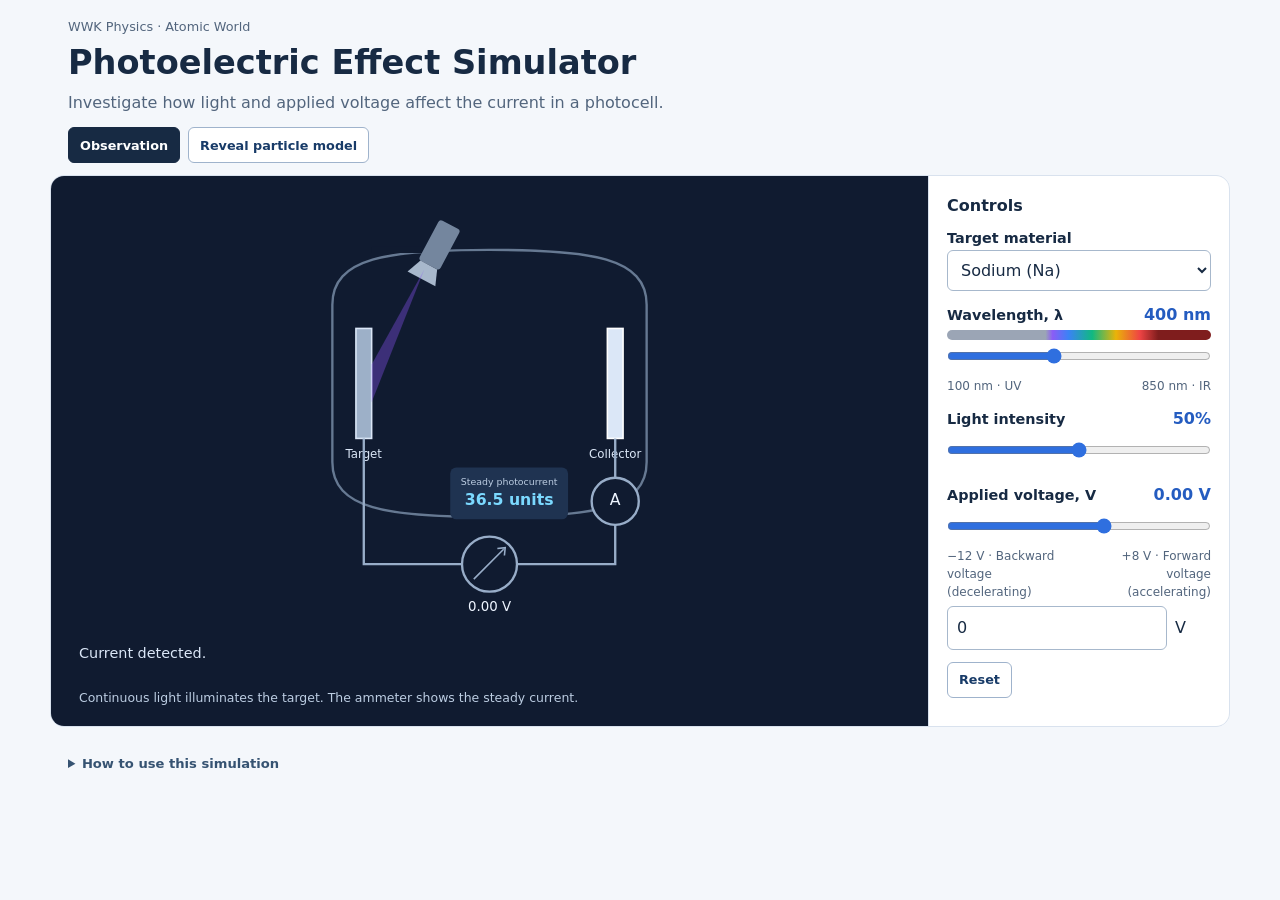
<file: WWK_Photoelectric effect.html>
<!doctype html>
<html lang="en-GB">
<head>
  <meta charset="utf-8">
  <meta name="viewport" content="width=device-width, initial-scale=1">
  <meta name="description" content="Explore threshold frequency, stopping potential and photocurrent with an idealised photoelectric effect model.">
  <title>Photoelectric Effect Simulator | WWK Physics</title>
  <style>
    :root { color-scheme: light; font-family: system-ui, -apple-system, BlinkMacSystemFont, "Segoe UI", sans-serif; color: #172a43; background: #f4f7fb; }
    * { box-sizing: border-box; }
    body { margin: 0; line-height: 1.5; }
    header { max-width: 1180px; margin: auto; padding: 14px 18px 12px; }
    h1 { font-size: clamp(1.6rem, 3vw, 2.1rem); margin: 5px 0; line-height: 1.2; }
    h2 { font-size: 1rem; margin: 0 0 16px; }
    p { margin: 8px 0; }
    .subtitle, .note { color: #52657d; }
    .view-switch { display: flex; flex-wrap: wrap; gap: 8px; margin-top: 12px; align-items: center; }
    .view-switch button[aria-pressed="true"] { background: #172a43; color: white; border-color: #172a43; }
    body[data-view="observation"] .particle-only, body[data-view="particles"] .observation-only { display: none !important; }
    [hidden] { display: none !important; }
    #observationStatus { padding: 8px 12px; color: #dbe7f7; font-size: .9rem; }
    .note { font-size: .8rem; }
    main { display: grid; grid-template-columns: minmax(0, 1fr) 300px; grid-template-areas: "apparatus controls"; gap: 1px; max-width: 1180px; margin: 0 auto; border: 1px solid #d9e2ee; background: #d9e2ee; border-radius: 14px; overflow: hidden; }
    .panel { padding: 18px; background: white; }
    .controls { grid-area: controls; }
    .apparatus { grid-area: apparatus; background: #101b30; color: #eef5ff; margin: 0; padding: 10px 16px; min-width: 0; display: flex; flex-direction: column; justify-content: center; }
    .apparatus svg { display: block; width: 100%; height: min(440px, 60vh); min-height: 320px; }
    figcaption { color: #bccde2; font-size: .78rem; padding: 8px 12px; }
    dl { margin: 0; }
    .readout { display: flex; align-items: center; justify-content: space-between; gap: 8px; padding: 8px 0; border-bottom: 1px solid #e5ebf3; font-size: .83rem; }
    dt { color: #52657d; }
    dd { margin: 0; white-space: nowrap; font-weight: 700; font-variant-numeric: tabular-nums; }
    #status { color: #dbe7f7; font-size: .85rem; padding: 4px 12px; margin: 0; }
    .graph { width: 100%; max-width: 520px; background: #f8fafd; border: 1px solid #d9e2ee; border-radius: 6px; }
    .field { margin-bottom: 12px; }
    label { font-weight: 650; font-size: .9rem; display: block; }
    .label-row { display: flex; justify-content: space-between; gap: 8px; align-items: baseline; margin-bottom: 3px; }
    output { font-variant-numeric: tabular-nums; font-weight: 700; color: #245cc0; }
    select, input[type=number] { width: 100%; padding: 9px; border: 1px solid #a7b8cc; border-radius: 6px; background: white; color: #172a43; font: inherit; }
    input[type=range] { width: 100%; height: 28px; margin: 2px 0; accent-color: #2f6fdf; cursor: pointer; }
    .scale { display: flex; gap: 10px; justify-content: space-between; font-size: .75rem; color: #52657d; }
    .scale span:last-child { text-align: right; }
    .spectrum { height: 10px; border-radius: 5px; background: linear-gradient(to right, #9ba5b5 0%, #9ba5b5 37.3%, #8b5cf6 40%, #3b82f6 46%, #10b981 55%, #eab308 64%, #ef4444 73%, #7f1d1d 80%, #7f1d1d 100%); }
    .buttons { display: flex; gap: 8px; flex-wrap: wrap; margin: 10px 0; }
    button { border: 1px solid #9fb3cc; background: white; border-radius: 6px; color: #183b68; padding: 8px 11px; font: 600 .8rem system-ui, sans-serif; cursor: pointer; min-height: 36px; }
    button:hover { background: #edf4ff; }
    button:disabled { color: #6b7686; background: #f0f3f7; cursor: default; }
    button.primary { background: #245cc0; color: white; border-color: #245cc0; }
    :focus-visible { outline: 3px solid #d48c05; outline-offset: 3px; }
    .voltage-entry { display: flex; gap: 8px; align-items: center; }
    .voltage-entry input { min-width: 0; max-width: 220px; font-variant-numeric: tabular-nums; }
    #voltageValue { text-align: right; }
    .guide { margin: 12px 0 0; padding-left: 19px; font-size: .84rem; }
    .guide li { margin: 7px 0; }
    #referenceLabel { min-height: 2.5em; font-size: .75rem; color: #7b4d12; }
    .model-note { max-width: 1180px; margin: auto; padding: 12px 18px 20px; font-size: .82rem; color: #52657d; }
    .model-note strong { color: #263d59; }
    .sr-only { position: absolute; width: 1px; height: 1px; overflow: hidden; clip-path: inset(50%); }
    .supplement { max-width: 1180px; margin: 14px auto 0; padding: 20px; border: 1px solid #d9e2ee; border-radius: 12px; background: white; }
    .energy-grid { display: grid; grid-template-columns: repeat(4, minmax(0, 1fr)); gap: 12px; }
    .energy-grid .readout { display: block; border: 1px solid #dce5f1; border-radius: 8px; padding: 14px; background: #f8fafd; }
    .energy-grid dd { font-size: 1.35rem; margin-top: 6px; }
    .energy-equation { font-size: 1.15rem; text-align: center; margin: 16px 0; }
    details { margin-top: 10px; }
    summary { cursor: pointer; font-weight: 650; color: #365372; padding: 5px 0; }
    details dl { max-width: 420px; }
    .graph-layout { display: grid; grid-template-columns: minmax(0, 1.5fr) minmax(220px, 1fr); gap: 24px; align-items: center; }
    .reveal-tools { display: flex; flex-wrap: wrap; gap: 8px; margin: 2px 0 14px; }
    .reveal-tools button[aria-expanded="true"] { background: #edf4ff; border-color: #245cc0; }
    .controls .note { margin: 5px 0; }
    .controls h2 { margin-bottom: 10px; }
    .voltage-entry { margin-top: 5px; }
    .model-note .guide { margin-bottom: 14px; }
    @media (max-width: 1210px) { main, .supplement { margin-left: 12px; margin-right: 12px; } }
    @media (max-width: 700px) { header { padding: 14px; } main { grid-template-columns: minmax(0, 1fr); grid-template-areas: "apparatus" "controls"; } .panel { padding: 16px; } .apparatus { padding: 6px; } .apparatus svg { height: auto; min-height: 0; } .energy-grid { grid-template-columns: repeat(2, minmax(0, 1fr)); } .graph-layout { grid-template-columns: minmax(0, 1fr); gap: 10px; } .supplement { padding: 16px; } }
  </style>
</head>
<body data-view="observation">
  <header>
    <span class="note">WWK Physics · Atomic World</span>
    <h1>Photoelectric Effect Simulator</h1>
    <p class="subtitle observation-only">Investigate how light and applied voltage affect the current in a photocell.</p>
    <p class="subtitle particle-only">See how wavelength, light intensity and applied voltage affect photoelectrons.</p>
    <nav class="view-switch" aria-label="Teaching view">
      <button id="observationView" aria-pressed="true">Observation</button>
      <button id="particleView" aria-pressed="false">Reveal particle model</button>
    </nav>
  </header>
  <main>
    <section class="panel controls" aria-labelledby="controlsHeading">
      <h2 id="controlsHeading">Controls</h2>
      <div class="field">
        <label for="material">Target material</label>
        <select id="material">
          <option value="2.28">Sodium (Na)</option>
          <option value="2.90">Calcium (Ca)</option>
          <option value="4.30">Zinc (Zn)</option>
          <option value="4.70">Copper (Cu)</option>
          <option value="6.35">Platinum (Pt)</option>
          <option value="2.00">Model metal A</option>
        </select>
      </div>
      <div class="field">
        <div class="label-row"><label for="wavelength">Wavelength, λ</label><output id="wavelengthValue" for="wavelength">400 nm</output></div>
        <div class="spectrum" aria-hidden="true"></div>
        <input id="wavelength" type="range" min="100" max="850" step="1" value="400">
        <div class="scale"><span>100 nm · UV</span><span>850 nm · IR</span></div>
      </div>
      <div class="field">
        <div class="label-row"><label for="intensity">Light intensity</label><output id="intensityValue" for="intensity">50%</output></div>
        <input id="intensity" type="range" min="0" max="100" step="1" value="50">
      </div>
      <div class="field">
        <div class="label-row"><label for="voltage">Applied voltage, V</label><output id="voltageValue" for="voltage voltageNumber">0.00 V</output></div>
        <input id="voltage" type="range" min="-12" max="8" step="0.01" value="0">
        <div class="scale"><span>−12 V · Backward voltage (decelerating)</span><span>+8 V · Forward voltage (accelerating)</span></div>
        <div class="voltage-entry"><label class="sr-only" for="voltageNumber">Enter applied voltage in volts</label><input id="voltageNumber" type="number" min="-12" max="8" step="any" value="0.00"><span>V</span></div>
      </div>
      <div class="buttons"><button id="pause" class="primary particle-only">Pause animation</button><button id="reset">Reset</button></div>
      <div class="reveal-tools particle-only" aria-label="Reveal explanations">
        <button id="energyToggle" aria-expanded="false" aria-controls="energyPanel">Show energy</button>
        <button id="graphToggle" aria-expanded="false" aria-controls="graphPanel">Show I–V graph</button>
      </div>
    </section>
    <figure class="apparatus">
      <svg id="apparatus" viewBox="0 0 700 560" role="img" aria-labelledby="apparatusTitle apparatusDesc">
        <title id="apparatusTitle">Photoelectric cell</title>
        <desc id="apparatusDesc">A continuous beam of light falls on the target in a photocell. An ammeter shows the current and a variable power supply sets the applied voltage.</desc>
        <defs>
          <path id="tubeOutline" d="M150 150 C150 90 220 80 350 80 C480 80 550 90 550 150 V350 C550 410 480 420 350 420 C220 420 150 410 150 350 Z"/>
          <clipPath id="tubeInterior"><use href="#tubeOutline"/></clipPath>
        </defs>
        <use href="#tubeOutline" fill="none" stroke="#667992" stroke-width="3"/>
        <path d="M200 80 H290" stroke="#101b30" stroke-width="8"/>
        <g transform="translate(300 48) rotate(118)"><rect width="58" height="30" y="-15" fill="#74869e" rx="4"/><path d="M58 -12 L78 -20 V20 L58 12 Z" fill="#a8b8cc"/></g>
        <rect x="180" y="180" width="20" height="140" fill="#9db0c8" stroke="#dbe7f7" stroke-width="2"/>
        <rect x="500" y="180" width="20" height="140" fill="#dbe7f7" stroke="white" stroke-width="2"/>
        <text x="190" y="345" text-anchor="middle" fill="#dbe7f7" font-size="15">Target</text>
        <text x="510" y="345" text-anchor="middle" fill="#dbe7f7" font-size="15">Collector</text>
        <text id="targetPolarity" x="190" y="165" text-anchor="middle" fill="#f8d683" font-size="22"></text>
        <text id="collectorPolarity" x="510" y="165" text-anchor="middle" fill="#f8d683" font-size="22"></text>
        <path id="lightBeam" class="observation-only" d="M267 105 L200 226 L200 274 Z" fill="#9e87ff" opacity="0.3"/>
        <path d="M190 320 V480 H315 M385 480 H510 V430 M510 370 V320" fill="none" stroke="#98adc8" stroke-width="3"/>
        <circle cx="510" cy="400" r="30" fill="#101b30" stroke="#98adc8" stroke-width="3"/>
        <text x="510" y="405" text-anchor="middle" fill="#eef5ff" font-size="20">A</text>
        <circle cx="350" cy="480" r="35" fill="#101b30" stroke="#98adc8" stroke-width="3"/>
        <path d="M330 499 L368 461 M360 460 L370 459 L369 469" fill="none" stroke="#98adc8" stroke-width="2"/>
        <text id="batteryVoltage" x="350" y="540" text-anchor="middle" fill="#eef5ff" font-size="17">0.00 V</text>
        <g id="photons" class="particle-only" aria-hidden="true"></g><g id="electrons" class="particle-only" aria-hidden="true" clip-path="url(#tubeInterior)"></g>
        <rect x="300" y="357" width="150" height="66" rx="8" fill="#1f3351"/>
        <text x="375" y="379" text-anchor="middle" fill="#bccde2" font-size="12">Steady photocurrent</text>
        <text id="meter" x="375" y="405" text-anchor="middle" fill="#7bd9ff" font-size="20" font-weight="700">—</text>
      </svg>
      <p id="observationStatus" class="observation-only" role="status"></p>
      <p id="status" class="particle-only" role="status"></p>
      <figcaption class="observation-only">Continuous light illuminates the target. The ammeter shows the steady current.</figcaption>
      <figcaption class="particle-only">Coloured dots represent incident photons. Blue dots represent electrons.</figcaption>
    </figure>
  </main>
    <section id="energyPanel" class="supplement particle-only" aria-labelledby="energyHeading" hidden>
        <h2 id="energyHeading">Energy of the emitted electrons</h2>
        <dl class="energy-grid">
          <div class="readout"><dt>Photon energy, hf</dt><dd id="photonEnergy">3.10 eV</dd></div>
          <div class="readout"><dt>Work function, Φ</dt><dd id="workFunction">2.28 eV</dd></div>
          <div class="readout"><dt>Maximum initial KE</dt><dd id="maxKE">0.82 eV</dd></div>
          <div class="readout"><dt>Stopping potential, Vₛ</dt><dd id="stoppingPotential">0.82 V</dd></div>
        </dl>
        <p id="energyEquation" class="energy-equation">hf = Φ + K<sub>max</sub> &nbsp; · &nbsp; eVₛ = K<sub>max</sub></p>
        <button id="setStopping">Set V = −Vₛ</button>
        <details>
          <summary>Frequency and threshold values</summary>
          <dl>
            <div class="readout"><dt>Frequency, f</dt><dd id="frequency"></dd></div>
            <div class="readout"><dt>Threshold frequency, f₀</dt><dd id="thresholdFrequency"></dd></div>
            <div class="readout"><dt>Threshold wavelength, λ₀</dt><dd id="thresholdWavelength"></dd></div>
          </dl>
          <p class="note">Work functions are model values; actual surfaces may differ. The energy equations apply when emission occurs.</p>
        </details>
        <details>
          <summary>Extension · Why does the current fall near the threshold?</summary>
          <p>Some electrons in the metal need more energy to escape than others. The work function is the minimum energy needed. If each photon carries only a little more than this minimum, fewer of the electrons that absorb photons can escape.</p>
          <p>Set the forward voltage high enough to reach saturation. Keep the light intensity fixed and increase the wavelength towards the threshold. More photons arrive each second because each carries less energy. Close to the threshold, the chance that a photon releases an electron falls fast enough for the saturation current to decrease.</p>
        </details>
    </section>
    <section id="graphPanel" class="supplement particle-only" aria-labelledby="graphHeading" hidden>
        <h2 id="graphHeading">Current–voltage graph</h2>
        <div class="graph-layout">
        <svg id="graph" class="graph" viewBox="0 0 320 245" role="img" aria-labelledby="graphTitle graphDescription">
          <title id="graphTitle">Photocurrent against applied voltage</title>
          <desc id="graphDescription"></desc>
          <g id="graphAxes"></g>
          <path id="referenceCurve" fill="none" stroke="#aa6810" stroke-width="2" stroke-dasharray="5 4"/>
          <path id="curve" fill="none" stroke="#245cc0" stroke-width="3"/>
          <circle id="operatingPoint" r="5" fill="#245cc0" stroke="white" stroke-width="2"/>
          <g id="stoppingMarker"></g>
        </svg>
        <div>
        <p class="note">Blue curve: current settings. Dot: selected voltage. Current is in arbitrary units.</p>
        <p><strong>Saturation current</strong> <span id="saturationCurrent">—</span></p>
        <p id="saturationRange" class="note" hidden>Full collection requires more than +8 V at these settings.</p>
        <div class="buttons"><button id="pin">Keep reference</button><button id="clearReference" disabled>Clear reference</button></div>
        <p id="referenceLabel">No reference curve saved.</p>
        <p class="note">This is a model curve. Its exact shape depends on the photocell.</p>
        </div>
        </div>
    </section>
  <footer class="model-note observation-only">
    <details><summary>How to use this simulation</summary>
      <ul class="guide"><li>Keep the light settings fixed. Increase the forward voltage from zero until the current levels off.</li><li>Keep the light intensity fixed and vary the wavelength. How does the current approach zero?</li><li>Try a backward voltage. When does the current fall to zero?</li></ul>
      <p>Current is shown in arbitrary units. Light intensity is the power per unit area reaching the target, expressed as a percentage of the model maximum. V = potential of collector − potential of target. UV and IR use false colours. Apparatus dimensions are not to scale.</p>
    </details>
  </footer>
  <footer class="model-note particle-only">
    <details><summary>Teaching guide and model assumptions</summary>
      <ul class="guide"><li>At fixed light intensity, change the wavelength towards the threshold and compare the saturation currents.</li><li>At fixed light settings, increase the forward voltage and watch how many emitted electrons reach the collector.</li><li>Show energy and apply a backward voltage to find the stopping potential.</li></ul>
      <p>Light intensity is the power per unit area reaching the target. The simulation uses the same illustrative energy scale of 0.06 eV for every metal to set how gradually the emission probability falls near the threshold. The width of the drop in a measured curve depends on the photocathode and its surface condition.</p>
      <p>Electrons leave the target at different angles with a uniform spread of initial kinetic energies from zero to K<sub>max</sub>. A higher forward voltage accelerates them across the gap, so they drift less sideways and more reach the collector. The current levels off when all emitted electrons are collected.</p>
      <p>V is the collector potential minus the target potential. The model uses a uniform electric field and shows a steady current. Animation is slowed down. Particle sizes and apparatus dimensions are not to scale. UV and IR use false colours. The model uses c ≈ 3.00 × 10⁸ m s⁻¹ and hc ≈ 1240 eV nm.</p>
    </details>
  </footer>
  <script>
    'use strict';
    const HC = 1240;
    const C = 3e8;
    const REFERENCE_WAVELENGTH = 400; // Keep the original current scale at 400 nm.
    const GRAPH_MAX_CURRENT = 160; // Upper bound for the selectable metals and wavelengths.
    const EMISSION_ENERGY_SCALE = 0.06; // eV. Illustrative width of the drop near threshold.
    const START_X = 200, COLLECTOR_X = 500, GAP = COLLECTOR_X - START_X;
    const COLLECTOR_TOP = 180, COLLECTOR_BOTTOM = 320;
    const ILLUMINATED_TOP = 226, ILLUMINATED_BOTTOM = 274;
    const MAX_EMISSION_ANGLE = 18 * Math.PI / 180;
    const MAX_COLLECTOR_VOLTAGE = 8;
    const SPEED_SCALE = 120; // px s^-1 per sqrt(eV); animation scale only.
    const EPSILON = 1e-10;
    const byId = id => document.getElementById(id);
    const state = { wavelength: 400, workFunction: 2.28, intensity: 50, voltage: 0 };
    let view = new URLSearchParams(window.location.search).get('view') === 'particles' ? 'particles' : 'observation';
    let reference = null;
    let running = !window.matchMedia('(prefers-reduced-motion: reduce)').matches;
    let photons = [], electrons = [], photonBudget = 0;
    let previousTime = null;

    // Solve the flight across the gap for the least voltage that puts an
    // electron on the collector. That voltage scales with initial KE (in eV).
    function collectionVoltagePerEV(angle, startY) {
      const distanceToEdge = angle >= 0 ? COLLECTOR_BOTTOM - startY : startY - COLLECTOR_TOP;
      const driftRatio = GAP * Math.abs(Math.tan(angle)) / distanceToEdge;
      const axialEnergyFraction = Math.cos(angle) ** 2;
      // At the turning point the sideways drift is twice the drift at 0 V.
      if (driftRatio <= 0.5) return -axialEnergyFraction;
      return 4 * axialEnergyFraction * driftRatio * (driftRatio - 1);
    }
    const FULL_COLLECTION_FACTOR = collectionVoltagePerEV(MAX_EMISSION_ANGLE, ILLUMINATED_BOTTOM);
    const collectionLimits = [];
    // Sample position and angle once. The current integrates energy exactly
    // over the uniform distribution from zero to Kmax for each sample.
    for (let i = 0; i < 61; i++) {
      const angle = MAX_EMISSION_ANGLE * (2 * (i + 0.5) / 61 - 1);
      for (let j = 0; j < 21; j++) {
        const y = ILLUMINATED_TOP + (ILLUMINATED_BOTTOM - ILLUMINATED_TOP) * (j + 0.5) / 21;
        collectionLimits.push(collectionVoltagePerEV(angle, y));
      }
    }

    // Pure model functions shared by the readouts, graph and operating point.
    function calculateModel(settings) {
      const photonEnergy = HC / settings.wavelength;
      const availableEnergy = photonEnergy - settings.workFunction;
      const canEmit = availableEnergy > EPSILON;
      const maxKE = canEmit ? availableEnergy : 0;
      return { photonEnergy, canEmit, maxKE, atThreshold: Math.abs(availableEnergy) <= EPSILON,
        stoppingPotential: canEmit ? maxKE : null,
        // Quadratic onset in excess photon energy, approaching a constant well above threshold.
        emissionProbability: -Math.expm1(-((maxKE / EMISSION_ENERGY_SCALE) ** 2)),
        frequency: C / (settings.wavelength * 1e-9),
        thresholdFrequency: settings.workFunction * C / (HC * 1e-9),
        thresholdWavelength: HC / settings.workFunction };
    }
    function relativePhotonRate(settings) {
      // Photon rate = incident power / photon energy. The illuminated area is fixed.
      return settings.intensity * settings.wavelength / REFERENCE_WAVELENGTH;
    }
    function saturationCurrent(settings, model) {
      return relativePhotonRate(settings) * model.emissionProbability;
    }
    function collectionFraction(voltage, maxKE) {
      const voltagePerEV = voltage / maxKE;
      if (voltagePerEV >= FULL_COLLECTION_FACTOR) return 1;
      let sum = 0;
      for (const limit of collectionLimits) {
        // The minimum voltage for this direction and starting point is limit * KE.
        if (voltagePerEV >= 0) {
          sum += limit <= 0 ? 1 : Math.min(1, voltagePerEV / limit);
        } else if (voltagePerEV > limit) {
          sum += 1 - voltagePerEV / limit;
        }
      }
      return sum / collectionLimits.length;
    }
    function currentAtVoltage(settings, voltage, model = calculateModel(settings)) {
      if (!model.canEmit || voltage <= -model.stoppingPotential + EPSILON) return 0;
      const saturation = saturationCurrent(settings, model);
      return saturation * collectionFraction(voltage, model.maxKE);
    }
    function electronAcceleration(voltage) {
      // 1/2 v^2 = (SPEED_SCALE^2 / 2) K; across GAP, energy changes by V eV.
      return SPEED_SCALE * SPEED_SCALE * voltage / (2 * GAP);
    }
    function advanceElectron(electron, dt, acceleration) {
      return { ...electron, x: electron.x + electron.vx * dt + 0.5 * acceleration * dt * dt,
        y: electron.y + electron.vy * dt, vx: electron.vx + acceleration * dt };
    }
    function reachesCollector(electron, dt, acceleration) {
      const distance = COLLECTOR_X - electron.x;
      if (distance <= 0) return false;
      const speedSquaredAtCollector = electron.vx ** 2 + 2 * acceleration * distance;
      if (speedSquaredAtCollector <= 0) return false;
      const speedSum = electron.vx + Math.sqrt(speedSquaredAtCollector);
      if (speedSum <= 0) return false;
      const crossingTime = 2 * distance / speedSum;
      if (crossingTime > dt) return false;
      const crossingY = electron.y + electron.vy * crossingTime;
      return crossingY >= COLLECTOR_TOP && crossingY <= COLLECTOR_BOTTOM;
    }
    function formatValue(value) {
      if (value === 0) return '0.00';
      return Math.abs(value) < 0.01 ? value.toPrecision(3) : value.toFixed(2);
    }
    function stoppingDigits(settings, model) {
      // Keep the displayed stopping setting reproducible even at full intensity.
      const fullLight = { ...settings, intensity: 100 };
      for (let digits = 2; digits < 8; digits++) {
        const voltage = -Number(model.maxKE.toFixed(digits));
        if (model.canEmit && voltage === 0) continue;
        if (formatCurrent(currentAtVoltage(fullLight, voltage, model)) === '0.0') return digits;
      }
      return 8;
    }
    function formatVoltage(value, digits = 2) {
      const rounded = value.toFixed(digits);
      const approximate = Math.abs(value - Number(rounded)) > EPSILON;
      return `${approximate ? '≈ ' : ''}${rounded} V`;
    }
    function formatCurrent(value) {
      return value.toFixed(1);
    }
    function lightColour(wavelength) {
      if (wavelength < 380) return '#bdc9da';
      if (wavelength > 780) return '#fa9999';
      const stops = [[380, 270], [440, 240], [490, 180], [510, 120], [580, 60], [645, 0], [780, 0]];
      for (let i = 1; i < stops.length; i++) {
        if (wavelength <= stops[i][0]) {
          const fraction = (wavelength - stops[i-1][0]) / (stops[i][0] - stops[i-1][0]);
          return `hsl(${stops[i-1][1] + fraction * (stops[i][1] - stops[i-1][1])} 90% 65%)`;
        }
      }
      return '#ff7777';
    }
    function clearParticles() {
      photons = []; electrons = []; photonBudget = 0;
      byId('photons').replaceChildren(); byId('electrons').replaceChildren();
    }
    function update() {
      const model = calculateModel(state);
      document.body.dataset.view = view;
      byId('observationView').setAttribute('aria-pressed', view === 'observation');
      byId('particleView').setAttribute('aria-pressed', view === 'particles');
      byId('particleView').textContent = view === 'particles' ? 'Particle model' : 'Reveal particle model';
      const materialNames = ['Sodium (Na)', 'Calcium (Ca)', 'Zinc (Zn)', 'Copper (Cu)', 'Platinum (Pt)', 'Model metal A'];
      Array.from(byId('material').options).forEach((option, i) => { option.textContent = view === 'particles' ? `${materialNames[i]} · ${Number(option.value).toFixed(2)} eV` : materialNames[i]; });
      byId('apparatusDesc').textContent = view === 'particles' ? 'Light falls on the target. Emitted electrons leave at different angles. A higher forward voltage helps more electrons reach the collector.' : 'A continuous beam of light falls on the target in a photocell. An ammeter shows the current and a variable power supply sets the applied voltage.';
      byId('lightBeam').setAttribute('fill', lightColour(state.wavelength));
      byId('lightBeam').setAttribute('opacity', state.intensity === 0 ? 0 : 0.12 + state.intensity / 100 * 0.48);
      byId('wavelengthValue').textContent = `${state.wavelength} nm`;
      byId('intensityValue').textContent = `${state.intensity}%`;
      const atStopping = model.canEmit && Math.abs(state.voltage + model.maxKE) < EPSILON;
      const digits = stoppingDigits(state, model);
      const shownVoltage = atStopping ? state.voltage.toFixed(digits) : String(state.voltage);
      const voltage = atStopping ? formatVoltage(state.voltage, digits)
        : (Math.abs(state.voltage - Number(state.voltage.toFixed(2))) < EPSILON
          ? formatVoltage(state.voltage) : shownVoltage + ' V');
      byId('voltageValue').textContent = voltage + (atStopping && view === 'particles' ? ' (−Vₛ)' : '');
      const slider = byId('voltage');
      slider.value = state.voltage;
      slider.setAttribute('aria-valuetext', formatVoltage(slider.valueAsNumber));
      byId('voltageNumber').value = shownVoltage;
      byId('batteryVoltage').textContent = voltage;
      byId('targetPolarity').textContent = state.voltage === 0 ? '' : state.voltage > 0 ? '−' : '+';
      byId('collectorPolarity').textContent = state.voltage === 0 ? '' : state.voltage > 0 ? '+' : '−';
      byId('photonEnergy').textContent = `${model.photonEnergy.toFixed(2)} eV`;
      byId('workFunction').textContent = `${state.workFunction.toFixed(2)} eV`;
      byId('frequency').textContent = `${(model.frequency / 1e14).toFixed(2)} × 10¹⁴ Hz`;
      byId('thresholdFrequency').textContent = `${(model.thresholdFrequency / 1e14).toFixed(2)} × 10¹⁴ Hz`;
      byId('thresholdWavelength').textContent = `${model.thresholdWavelength.toFixed(1)} nm`;
      byId('maxKE').textContent = model.canEmit || model.atThreshold ? `${formatValue(model.maxKE)} eV` : '—';
      byId('stoppingPotential').textContent = model.canEmit ? formatVoltage(model.stoppingPotential, digits) : '—';
      byId('energyEquation').hidden = !model.canEmit;
      byId('setStopping').disabled = !model.canEmit;
      const current = currentAtVoltage(state, state.voltage, model);
      const saturation = saturationCurrent(state, model);
      const voltageForFullCollection = model.maxKE * FULL_COLLECTION_FACTOR;
      byId('meter').textContent = `${formatCurrent(current)} units`;
      byId('saturationCurrent').textContent = `${formatCurrent(saturation)} units`;
      byId('saturationRange').hidden = saturation === 0 || voltageForFullCollection <= MAX_COLLECTOR_VOLTAGE;
      byId('observationStatus').textContent = state.intensity === 0 ? 'Light off. No current detected.' : formatCurrent(current) === '0.0' ? 'The ammeter reads 0.0 units.' : 'Current detected.';
      let status;
      if (state.intensity === 0) status = 'The light is off. No electrons are emitted.';
      else if (model.atThreshold) status = 'At the threshold wavelength, the photocurrent is zero in this model.';
      else if (!model.canEmit) status = 'No electrons are emitted because the photon energy is below the work function.';
      else if (atStopping) status = 'At the stopping potential, no electrons reach the collector.';
      else if (current === 0) status = 'The backward voltage prevents the emitted electrons from reaching the collector.';
      else if (formatCurrent(current) === '0.0') status = 'The current is too small to register at this precision.';
      else if (state.voltage >= voltageForFullCollection) status = 'All emitted electrons are collected. The current has reached saturation.';
      else status = 'Only some of the emitted electrons reach the collector.';
      byId('status').textContent = status;
      byId('pause').textContent = running ? 'Pause animation' : 'Play animation';
      drawGraph(model, current, saturation, digits, voltage);
    }
    function drawGraph(model, current, saturation, digits, voltage) {
      const refModel = reference ? calculateModel(reference) : null;
      const minV = -Math.max(1.2, model.maxKE * 1.25, refModel ? refModel.maxKE * 1.25 : 0, -state.voltage * 1.1);
      const largestKE = Math.max(model.maxKE, refModel?.maxKE ?? 0);
      const maxV = Math.min(MAX_COLLECTOR_VOLTAGE, Math.max(2, state.voltage * 1.15, largestKE * FULL_COLLECTION_FACTOR * 1.15));
      const x = v => 42 + (v - minV) * 260 / (maxV - minV);
      const y = value => 192 - value * 148 / GRAPH_MAX_CURRENT;
      let axes = '';
      for (const tick of [0, 50, 100, 150]) {
        axes += `<line x1="42" y1="${y(tick)}" x2="302" y2="${y(tick)}" stroke="#dce4ee"/><text x="35" y="${y(tick)+4}" text-anchor="end" font-size="11" fill="#52657d">${tick}</text>`;
      }
      for (let i = 0; i <= 4; i++) {
        const v = minV + i * (maxV - minV) / 4;
        axes += `<text x="${x(v)}" y="211" text-anchor="middle" font-size="10" fill="#52657d">${v.toFixed(1)}</text>`;
      }
      axes += `<line x1="42" y1="192" x2="302" y2="192" stroke="#52657d"/><line x1="${x(0)}" y1="30" x2="${x(0)}" y2="192" stroke="#99a9bd"/><text x="${x(0)}" y="29" text-anchor="middle" font-size="10" fill="#52657d">V = 0</text><text x="12" y="16" font-size="11" fill="#52657d">I / units</text><text x="175" y="236" text-anchor="middle" font-size="11" fill="#52657d">Applied voltage / V</text>`;
      byId('graphAxes').innerHTML = axes;
      const pathFor = (settings, m) => {
        if (!m.canEmit || settings.intensity === 0) return `M ${x(minV)} ${y(0)} L ${x(maxV)} ${y(0)}`;
        const riseEnd = Math.min(maxV, m.maxKE * FULL_COLLECTION_FACTOR);
        const points = [minV, state.voltage, maxV];
        for (let i = 0; i <= 24; i++) points.push(-m.stoppingPotential * (1 - i / 24));
        // Sample more closely near zero, where the accelerating curve rises most steeply.
        for (let i = 1; i <= 36; i++) points.push(riseEnd * (i / 36) ** 2);
        points.sort((a, b) => a - b);
        return points.map((v, i) => `${i ? 'L' : 'M'} ${x(v)} ${y(currentAtVoltage(settings, v, m))}`).join(' ');
      };
      byId('curve').setAttribute('d', pathFor(state, model));
      byId('referenceCurve').setAttribute('d', reference ? pathFor(reference, refModel) : '');
      byId('operatingPoint').setAttribute('cx', x(state.voltage));
      byId('operatingPoint').setAttribute('cy', y(current));
      const stoppingX = x(-model.maxKE);
      const stoppingAnchor = stoppingX < 90 ? 'start' : stoppingX > 245 ? 'end' : 'middle';
      const stoppingVoltage = formatVoltage(-model.maxKE, digits);
      const stoppingLabel = stoppingVoltage.startsWith('≈') ? stoppingVoltage : '= ' + stoppingVoltage;
      byId('stoppingMarker').innerHTML = model.canEmit && state.intensity > 0 ? `<line x1="${stoppingX}" y1="192" x2="${stoppingX}" y2="174" stroke="#245cc0"/><text x="${stoppingX}" y="168" text-anchor="${stoppingAnchor}" font-size="10" fill="#245cc0">−Vₛ ${stoppingLabel}</text>` : '';
      byId('graphDescription').textContent = `Wavelength ${state.wavelength} nanometres, light intensity ${state.intensity} percent. Current at ${voltage} is ${formatCurrent(current)} units. Saturation current is ${formatCurrent(saturation)} units. ${model.canEmit ? `Stopping potential ${formatVoltage(model.stoppingPotential, digits)}.` : 'No photoelectric emission.'}`;
      byId('clearReference').disabled = !reference;
      byId('referenceLabel').textContent = reference ? `Dashed reference at ${reference.wavelength} nm, ${reference.materialName}, ${reference.intensity}% intensity. Saturation current ${formatCurrent(saturationCurrent(reference, refModel))} units.` : 'No reference curve saved.';
    }
    function circle(x, y, radius, colour) {
      const dot = document.createElementNS('http://www.w3.org/2000/svg', 'circle');
      dot.setAttribute('cx', x); dot.setAttribute('cy', y); dot.setAttribute('r', radius); dot.setAttribute('fill', colour);
      return dot;
    }
    function animate(timestamp) {
      const dt = previousTime === null ? 0 : Math.min((timestamp - previousTime) / 1000, 0.05);
      previousTime = timestamp;
      if (running && view === 'particles') {
        const model = calculateModel(state);
        const acceleration = electronAcceleration(state.voltage);
        photonBudget += dt * 8 * relativePhotonRate(state) / 100;
        while (photonBudget >= 1) {
          const targetY = ILLUMINATED_TOP + Math.random() * (ILLUMINATED_BOTTOM - ILLUMINATED_TOP);
          photons.push({ x: 267, y: 105, targetY });
          photonBudget--;
        }
        const photonDots = [];
        photons = photons.filter(p => {
          const dx = START_X - p.x, dy = p.targetY - p.y, distance = Math.hypot(dx, dy);
          if (distance <= 280 * dt) {
            if (Math.random() < model.emissionProbability) {
              const speed = SPEED_SCALE * Math.sqrt(model.maxKE * (1 - Math.random()));
              const angle = MAX_EMISSION_ANGLE * (2 * Math.random() - 1);
              electrons.push({ x: START_X, y: p.targetY, vx: speed * Math.cos(angle), vy: speed * Math.sin(angle) });
            }
            return false;
          }
          p.x += dx / distance * 280 * dt; p.y += dy / distance * 280 * dt;
          photonDots.push(circle(p.x, p.y, 5, lightColour(state.wavelength)));
          return true;
        });
        byId('photons').replaceChildren(...photonDots);
        const electronDots = [];
        electrons = electrons.filter(e => !reachesCollector(e, dt, acceleration)).map(e => advanceElectron(e, dt, acceleration)).filter(e => {
          if (e.x <= START_X && e.vx < 0) return false;
          if (e.x >= 550 || e.y <= 80 || e.y >= 420) return false;
          electronDots.push(circle(e.x, e.y, 4, '#7bd9ff'));
          return true;
        });
        byId('electrons').replaceChildren(...electronDots);
      }
      requestAnimationFrame(animate);
    }
    function changeVoltage(value) {
      if (!Number.isFinite(value)) return;
      state.voltage = Math.max(-12, Math.min(MAX_COLLECTOR_VOLTAGE, value));
      clearParticles(); update();
    }
    byId('wavelength').addEventListener('input', event => { state.wavelength = Number(event.target.value); clearParticles(); update(); });
    byId('intensity').addEventListener('input', event => { state.intensity = Number(event.target.value); clearParticles(); update(); });
    byId('material').addEventListener('change', event => { state.workFunction = Number(event.target.value); clearParticles(); update(); });
    byId('voltage').addEventListener('input', event => changeVoltage(Number(event.target.value)));
    byId('voltageNumber').addEventListener('change', event => {
      if (event.target.value.trim() === '') { update(); return; }
      changeVoltage(Number(event.target.value));
    });
    byId('setStopping').addEventListener('click', () => changeVoltage(-calculateModel(state).maxKE));
    function toggleExplanation(panelId, buttonId, label) {
      const panel = byId(panelId);
      panel.hidden = !panel.hidden;
      byId(buttonId).setAttribute('aria-expanded', !panel.hidden);
      byId(buttonId).textContent = `${panel.hidden ? 'Show' : 'Hide'} ${label}`;
      if (!panel.hidden) panel.scrollIntoView({ behavior: 'instant', block: 'nearest' });
    }
    byId('energyToggle').addEventListener('click', () => toggleExplanation('energyPanel', 'energyToggle', 'energy'));
    byId('graphToggle').addEventListener('click', () => toggleExplanation('graphPanel', 'graphToggle', 'I–V graph'));
    function changeView(nextView) {
      view = nextView;
      for (const [panel, button, label] of [['energyPanel', 'energyToggle', 'energy'], ['graphPanel', 'graphToggle', 'I–V graph']]) {
        byId(panel).hidden = true;
        byId(button).setAttribute('aria-expanded', false);
        byId(button).textContent = `Show ${label}`;
      }
      clearParticles(); previousTime = null; update();
    }
    byId('observationView').addEventListener('click', () => changeView('observation'));
    byId('particleView').addEventListener('click', () => changeView('particles'));
    byId('pause').addEventListener('click', () => { running = !running; previousTime = null; update(); });
    byId('pin').addEventListener('click', () => {
      reference = { ...state, materialName: byId('material').selectedOptions[0].textContent.split(' · ')[0] };
      update();
    });
    byId('clearReference').addEventListener('click', () => { reference = null; update(); });
    byId('reset').addEventListener('click', () => {
      Object.assign(state, { wavelength: 400, workFunction: 2.28, intensity: 50, voltage: 0 });
      byId('material').value = '2.28'; byId('wavelength').value = '400'; byId('intensity').value = '50';
      reference = null; clearParticles(); update();
    });
    document.addEventListener('visibilitychange', () => { previousTime = null; });
    update(); requestAnimationFrame(animate);
  </script>
</body>
</html>
</file>
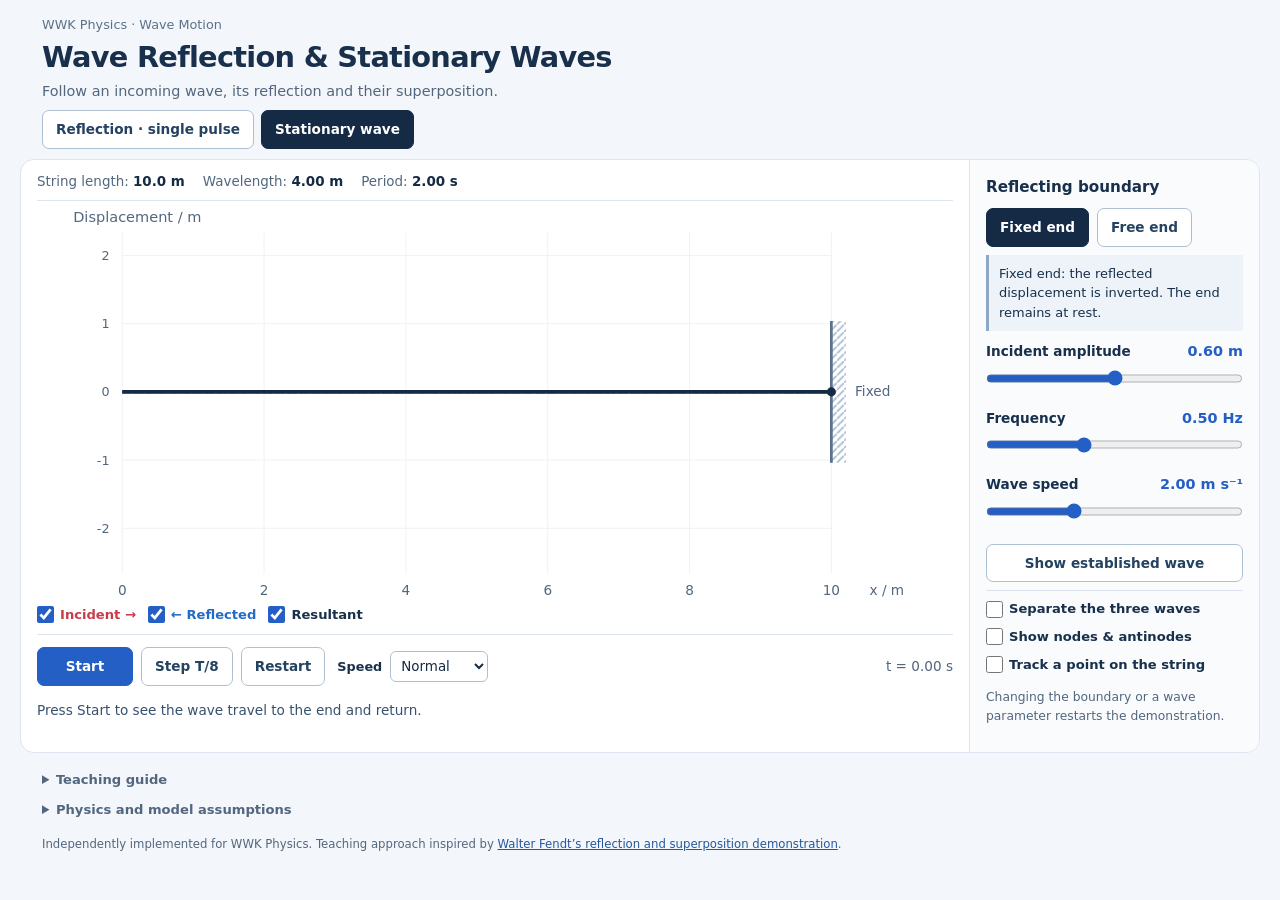
<file: WWK_Wave-Reflection-and-Stationary-Waves.html>
<!doctype html>
<html lang="en-GB">
<head>
  <meta charset="utf-8">
  <meta name="viewport" content="width=device-width, initial-scale=1">
  <meta name="description" content="Explore fixed-end and free-end reflection, superposition, nodes and antinodes in an interactive HKDSE wave model.">
  <title>Wave Reflection &amp; Stationary Waves | WWK Physics</title>
  <style>
    :root { font-family: system-ui, -apple-system, BlinkMacSystemFont, "Segoe UI", sans-serif; color: #18304b; background: #f3f6fa; color-scheme: light; --red: #c83b49; --blue: #236bc5; --ink: #142a45; --muted: #52677e; --line: #dce5ef; }
    * { box-sizing: border-box; }
    body { margin: 0; line-height: 1.5; }
    header, main, footer { max-width: 1240px; margin: auto; }
    header { padding: 12px 22px 10px; }
    .brand { color: #5c7188; font-size: .8rem; }
    h1 { font-size: clamp(1.45rem, 3vw, 1.8rem); line-height: 1.2; margin: 4px 0; letter-spacing: -.025em; }
    h2 { font-size: .95rem; margin: 0 0 10px; }
    p { margin: 6px 0; }
    .subtitle { color: var(--muted); font-size: .9rem; margin-bottom: 8px; }
    button, select, input { font: inherit; }
    button { cursor: pointer; color: #244261; background: white; border: 1px solid #aebfd2; border-radius: 7px; padding: 8px 13px; min-height: 38px; font-size: .85rem; font-weight: 650; }
    button:hover { background: #edf3fb; }
    button.primary { background: #245fc5; border-color: #245fc5; color: white; min-width: 96px; }
    button[aria-pressed="true"] { color: white; background: var(--ink); border-color: var(--ink); }
    button:disabled { cursor: default; opacity: .55; }
    :focus-visible { outline: 3px solid #b87400; outline-offset: 3px; }
    .tabs, .end-options, .toolbar, .layers { display: flex; flex-wrap: wrap; gap: 8px; align-items: center; }
    .tabs { gap: 7px; }
    main { display: grid; grid-template-columns: minmax(0, 1fr) 290px; border: 1px solid var(--line); border-radius: 14px; background: white; overflow: hidden; }
    .stage { min-width: 0; padding: 12px 16px 14px; }
    .plot { overflow-x: auto; }
    #wavePlot { display: block; width: 100%; height: min(400px, 52vh); background: #fff; }
    .controls { padding: 16px; border-left: 1px solid var(--line); background: #f9fbfd; }
    .field { margin: 10px 0; }
    .label-row { display: flex; align-items: baseline; justify-content: space-between; gap: 8px; }
    label, .field-label { font-size: .85rem; font-weight: 650; }
    output { font-size: .9rem; font-weight: 750; color: #245fc5; font-variant-numeric: tabular-nums; }
    input[type="range"] { width: 100%; height: 25px; margin: 3px 0; accent-color: #245fc5; cursor: pointer; }
    input[type="checkbox"] { width: 17px; height: 17px; margin: 0; accent-color: #245fc5; }
    select { padding: 6px; border: 1px solid #aebfd2; border-radius: 6px; background: white; color: var(--ink); font-size: .84rem; }
    .layers { gap: 12px; padding: 4px 0 10px; }
    .layers label, .check { display: inline-flex; gap: 6px; align-items: center; font-size: .82rem; font-weight: 550; cursor: pointer; }
    .incident { color: var(--red); } .reflected { color: var(--blue); }
    .toolbar { border-top: 1px solid var(--line); padding: 12px 0 8px; }
    .toolbar label { margin-left: 4px; font-size: .8rem; }
    .time { margin-left: auto; font-variant-numeric: tabular-nums; font-size: .85rem; color: var(--muted); }
    #status { font-size: .85rem; color: #36516f; min-height: 2.8em; margin: 6px 0 0; }
    .facts { display: flex; gap: 18px; flex-wrap: wrap; font-size: .84rem; border-bottom: 1px solid var(--line); padding: 0 0 8px; color: var(--muted); }
    .facts strong { color: var(--ink); font-variant-numeric: tabular-nums; }
    .toggle-stack { display: grid; gap: 8px; padding: 8px 0; border-top: 1px solid var(--line); }
    .note { color: var(--muted); font-size: .77rem; }
    .end-note { font-size: .81rem; padding: 9px 10px; border-left: 3px solid #8fa8c6; background: #eef3f9; margin: 8px 0; }
    #pointReadout { padding: 8px 10px; background: #fff7e6; border: 1px solid #eed49d; border-radius: 7px; font-size: .82rem; font-variant-numeric: tabular-nums; }
    .side-action { width: 100%; margin: 3px 0 8px; }
    footer { padding: 12px 22px 22px; font-size: .82rem; color: var(--muted); }
    summary { cursor: pointer; font-weight: 650; padding: 5px 0; }
    details p, details ul { max-width: 900px; }
    .credit { font-size: .73rem; margin-top: 12px; }
    a { color: #24599b; }
    [hidden] { display: none !important; }
    body[data-mode="pulse"] .continuous-only, body[data-mode="continuous"] .pulse-only { display: none !important; }
    @media (max-width: 1270px) { main { margin: 0 12px; } }
    @media (max-width: 760px) { main { grid-template-columns: minmax(0, 1fr); } .controls { border-left: 0; border-top: 1px solid var(--line); } header { padding: 15px; } .stage { padding: 8px 10px; } .time { margin-left: 0; } #wavePlot { min-width: 610px; height: auto; aspect-ratio: 960 / 440; } .plot { overscroll-behavior-x: contain; } .mobile-note { display: block; } }
    @media (min-width: 761px) { .mobile-note { display: none; } }
  </style>
</head>
<body data-mode="continuous">
  <header>
    <span class="brand">WWK Physics · Wave Motion</span>
    <h1>Wave Reflection &amp; Stationary Waves</h1>
    <p class="subtitle">Follow an incoming wave, its reflection and their superposition.</p>
    <nav class="tabs" aria-label="Wave demonstration">
      <button id="pulseMode" aria-pressed="false">Reflection · single pulse</button>
      <button id="continuousMode" aria-pressed="true">Stationary wave</button>
    </nav>
  </header>
  <main>
    <section class="stage" aria-label="Wave diagram and playback">
      <div class="facts">
        <span>String length: <strong>10.0 m</strong></span>
        <span class="continuous-only">Wavelength: <strong id="wavelengthValue">4.00 m</strong></span>
        <span class="continuous-only">Period: <strong id="periodValue">2.00 s</strong></span>
        <span class="pulse-only">Pulse length: <strong id="pulseLengthValue">2.00 m</strong></span>
      </div>
      <div class="plot">
        <svg id="wavePlot" viewBox="0 0 960 440" role="img" aria-labelledby="plotTitle plotDescription">
          <title id="plotTitle">Superposition of incident and reflected waves</title>
          <desc id="plotDescription">A wave travels from left to right and is reflected at the right end. The resultant displacement is the sum of the incident and reflected displacements.</desc>
          <defs>
            <pattern id="wallHatch" width="8" height="8" patternUnits="userSpaceOnUse"><path d="M0 8 L8 0" stroke="#aebfd2" stroke-width="2"/></pattern>
          </defs>
          <g id="axes"></g>
          <g id="envelope" fill="none" stroke="#afbdcc" stroke-width="1.5" stroke-dasharray="4 5"></g>
          <path id="incidentPath" fill="none" stroke="#c83b49" stroke-width="2.8" stroke-dasharray="9 4"/>
          <path id="reflectedPath" fill="none" stroke="#236bc5" stroke-width="2.8" stroke-dasharray="3 4"/>
          <path id="resultantPath" fill="none" stroke="#142a45" stroke-width="4"/>
          <g id="endDrawing"></g>
          <g id="markers"></g>
          <g id="trackedPoint"></g>
        </svg>
      </div>
      <p class="note mobile-note">Swipe the diagram sideways to see the full string.</p>
      <div class="layers" aria-label="Visible waves">
        <label class="incident"><input id="showIncident" type="checkbox" checked>Incident →</label>
        <label class="reflected"><input id="showReflected" type="checkbox" checked>← Reflected</label>
        <label><input id="showResultant" type="checkbox" checked>Resultant</label>
      </div>
      <div class="toolbar">
        <button id="play" class="primary">Start</button>
        <button id="step">Step T/8</button>
        <button id="restart">Restart</button>
        <label for="playbackRate">Speed</label>
        <select id="playbackRate"><option value="1">Normal</option><option value="0.25">¼ speed</option><option value="0.1">⅒ speed</option></select>
        <span class="time">t = <span id="timeValue">0.00</span> s</span>
      </div>
      <p id="status" role="status">Press Start to see the wave travel to the end and return.</p>
      <p id="markerKey" class="note" hidden>N = node · A = antinode. Markers and the amplitude envelope appear only where the waves overlap.</p>
      <p id="pointReadout" hidden></p>
    </section>
    <section class="controls" aria-label="Wave settings">
      <h2>Reflecting boundary</h2>
      <div class="end-options" role="group" aria-label="Right end">
        <button id="fixedEnd" aria-pressed="true">Fixed end</button>
        <button id="freeEnd" aria-pressed="false">Free end</button>
      </div>
      <p id="endNote" class="end-note">Fixed end: the reflected displacement is inverted. The end remains at rest.</p>
      <div class="field">
        <div class="label-row"><label for="amplitude">Incident amplitude</label><output id="amplitudeValue" for="amplitude">0.60 m</output></div>
        <input id="amplitude" type="range" min="0.2" max="1" step="0.1" value="0.6">
      </div>
      <div class="field continuous-only">
        <div class="label-row"><label for="frequency">Frequency</label><output id="frequencyValue" for="frequency">0.50 Hz</output></div>
        <input id="frequency" type="range" min="0.2" max="1" step="0.05" value="0.5">
      </div>
      <div class="field pulse-only">
        <div class="label-row"><label for="pulseDuration">Pulse duration</label><output id="pulseDurationValue" for="pulseDuration">1.00 s</output></div>
        <input id="pulseDuration" type="range" min="0.4" max="2" step="0.1" value="1">
      </div>
      <div class="field">
        <div class="label-row"><label for="waveSpeed">Wave speed</label><output id="waveSpeedValue" for="waveSpeed">2.00 m s⁻¹</output></div>
        <input id="waveSpeed" type="range" min="1" max="4" step="0.25" value="2">
      </div>
      <button id="established" class="side-action continuous-only">Show established wave</button>
      <div class="toggle-stack">
        <label class="check"><input id="separateRows" type="checkbox">Separate the three waves</label>
        <label class="check continuous-only"><input id="showMarkers" type="checkbox">Show nodes &amp; antinodes</label>
        <label class="check"><input id="trackPoint" type="checkbox">Track a point on the string</label>
      </div>
      <div id="pointControl" class="field" hidden>
        <div class="label-row"><label for="pointX">Point position, x</label><output id="pointXValue" for="pointX">6.50 m</output></div>
        <input id="pointX" type="range" min="0" max="10" step="0.1" value="6.5">
      </div>
      <p class="note">Changing the boundary or a wave parameter restarts the demonstration.</p>
    </section>
  </main>
  <footer>
    <details>
      <summary>Teaching guide</summary>
      <ul>
        <li>Use a single pulse first. Compare its displacement before and after reflection at a fixed end and at a free end.</li>
        <li>Switch to Stationary wave. Follow the reflected wave back along the string, then show the established wave.</li>
        <li>Hide or separate the component waves. At each point, add the red and blue displacements to obtain the resultant.</li>
        <li>Reveal nodes and antinodes. Adjacent nodes are λ/2 apart; a node and its nearest antinode are λ/4 apart.</li>
        <li>Track a point. The point moves transversely, while the component wave patterns travel along the string.</li>
      </ul>
    </details>
    <details>
      <summary>Physics and model assumptions</summary>
      <p>Equal-amplitude incident and reflected waves travel at the same speed. At a fixed end, reflection introduces a phase change of π (180°), giving a node. At a free end, there is no phase change, giving an antinode. In the overlap region, continuous waves of equal frequency form a stationary (standing) wave.</p>
      <p>The ideal string has a uniform wave speed and no damping or dispersion. The incoming wave is supplied from outside the left edge. Waves returning through that edge leave without a second reflection; this model has one reflecting boundary and does not demonstrate resonance between two reflecting ends. The diagram is vertically enlarged.</p>
      <p>For a source displacement s(t), yᵢ(x,t) = s(t − x/v) and yᵣ(x,t) = r s(t − (2L − x)/v), where r = −1 for a fixed end and r = +1 for a free end. The resultant is y = yᵢ + yᵣ. The source is zero before t = 0.</p>
    </details>
    <p class="credit">Independently implemented for WWK Physics. Teaching approach inspired by <a href="https://www.walter-fendt.de/html5/phen/standingwavereflection_en.htm" target="_blank" rel="noopener">Walter Fendt’s reflection and superposition demonstration</a>.</p>
  </footer>
  <script>
    'use strict';
    const L = 10;
    const X0 = 70, X1 = 850;
    const byId = id => document.getElementById(id);
    const state = { mode: 'continuous', end: 'fixed', amplitude: 0.6, frequency: 0.5,
      speed: 2, pulseDuration: 1, time: 0, running: false, rate: 1,
      incident: true, reflected: true, resultant: true, separate: false, markers: false, track: false, pointX: 6.5 };
    let previousTimestamp = null;

    // Analytic travelling waves with a single reflected image; no numerical boundary approximation.
    function sourceAt(time, settings) {
      if (time < 0) return 0;
      if (settings.mode === 'pulse') {
        if (time > settings.pulseDuration) return 0;
        return settings.amplitude * Math.sin(Math.PI * time / settings.pulseDuration) ** 2;
      }
      return settings.amplitude * Math.sin(2 * Math.PI * settings.frequency * time);
    }
    function wavesAt(x, time, settings) {
      const incident = sourceAt(time - x / settings.speed, settings);
      const reflected = (settings.end === 'fixed' ? -1 : 1) * sourceAt(time - (2 * L - x) / settings.speed, settings);
      return { incident, reflected, resultant: incident + reflected };
    }
    function stationaryAmplitude(x, settings) {
      const distancePhase = 2 * Math.PI * settings.frequency * (L - x) / settings.speed;
      return 2 * settings.amplitude * Math.abs(settings.end === 'fixed' ? Math.sin(distancePhase) : Math.cos(distancePhase));
    }
    function stationaryPositions(settings) {
      const wavelength = settings.speed / settings.frequency;
      const points = [];
      for (let n = 0; n * wavelength / 4 <= L + 1e-9; n++) {
        const x = Math.max(0, L - n * wavelength / 4);
        const node = settings.end === 'fixed' ? n % 2 === 0 : n % 2 !== 0;
        points.push({ x, type: node ? 'N' : 'A' });
      }
      return points;
    }
    function pulseEndTime(settings) { return 2 * L / settings.speed + settings.pulseDuration; }
    function plotGeometry(settings) {
      return settings.separate ? { incident: 78, reflected: 203, resultant: 343, scale: 34 } : { incident: 210, reflected: 210, resultant: 210, scale: 75 };
    }
    const px = x => X0 + x / L * (X1 - X0);
    function curvePath(kind, geometry, settings) {
      const points = [];
      for (let i = 0; i <= 500; i++) {
        const x = L * i / 500;
        const value = wavesAt(x, settings.time, settings)[kind];
        points.push(`${i ? 'L' : 'M'}${px(x).toFixed(2)},${(geometry[kind] - value * geometry.scale).toFixed(2)}`);
      }
      return points.join(' ');
    }
    function drawAxes() {
      const geometry = plotGeometry(state);
      let markup = '';
      for (let x = 0; x <= L; x += 2) {
        markup += `<line x1="${px(x)}" y1="35" x2="${px(x)}" y2="410" stroke="#edf1f6"/><text x="${px(x)}" y="433" text-anchor="middle" font-size="15" fill="#52677e">${x}</text>`;
      }
      if (state.separate) {
        for (const [kind, label, colour] of [['incident', 'Incident →', '#c83b49'], ['reflected', '← Reflected', '#236bc5'], ['resultant', 'Resultant', '#142a45']]) {
          markup += `<line x1="${X0}" y1="${geometry[kind]}" x2="${X1}" y2="${geometry[kind]}" stroke="#b9c7d7"/><text x="${X0}" y="${geometry[kind] - 43}" font-size="17" fill="${colour}">${label} / m</text>`;
        }
      } else {
        markup += '<text x="16" y="23" font-size="16" fill="#52677e">Displacement / m</text>';
        for (const value of [-2, -1, 0, 1, 2]) {
          const y = geometry.resultant - value * geometry.scale;
          markup += `<line x1="${X0}" y1="${y}" x2="${X1}" y2="${y}" stroke="${value === 0 ? '#b9c7d7' : '#edf1f6'}"/><text x="${X0 - 14}" y="${y+5}" text-anchor="end" font-size="14" fill="#52677e">${value}</text>`;
        }
      }
      markup += '<text x="930" y="433" text-anchor="end" font-size="15" fill="#52677e">x / m</text>';
      byId('axes').innerHTML = markup;
    }
    function drawBoundary(geometry) {
      const baseline = geometry.resultant;
      const endpoint = wavesAt(L, state.time, state).resultant;
      const y = baseline - endpoint * geometry.scale;
      byId('endDrawing').innerHTML = state.end === 'fixed'
        ? `<rect x="${X1}" y="${baseline - 78}" width="16" height="156" fill="url(#wallHatch)"/><line x1="${X1}" y1="${baseline - 78}" x2="${X1}" y2="${baseline + 78}" stroke="#5b718c" stroke-width="3"/><circle cx="${X1}" cy="${baseline}" r="5" fill="#142a45"/><text x="${X1 + 26}" y="${baseline + 5}" font-size="15" fill="#52677e">Fixed</text>`
        : `<line x1="${X1}" y1="${baseline - 85}" x2="${X1}" y2="${baseline + 85}" stroke="#8ca1b9" stroke-width="3"/><ellipse cx="${X1}" cy="${y}" rx="8" ry="5" fill="white" stroke="#142a45" stroke-width="3"/><text x="${X1 + 26}" y="${baseline + 5}" font-size="15" fill="#52677e">Free</text>`;
    }
    function drawMarkers(geometry) {
      let markers = '', upper = '', lower = '';
      const visible = state.mode === 'continuous' && state.markers && state.resultant;
      if (visible) {
        let namedN = false, namedA = false;
        for (const point of stationaryPositions(state)) {
          if (state.time + 1e-9 < (2 * L - point.x) / state.speed) continue;
          const node = point.type === 'N';
          const name = node ? !namedN : !namedA;
          if (node) namedN = true; else namedA = true;
          markers += `<circle cx="${px(point.x)}" cy="${geometry.resultant}" r="${node ? 4 : 3}" fill="${node ? '#3c6f63' : 'white'}" stroke="#3c6f63" stroke-width="2"/>`;
          if (name) markers += `<text x="${px(point.x) - 4}" y="${geometry.resultant + 22}" text-anchor="end" font-size="16" font-weight="700" fill="#3c6f63">${point.type}</text>`;
        }
        for (let i = 0; i <= 300; i++) {
          const x = L * i / 300;
          if (state.time + 1e-9 < (2 * L - x) / state.speed) continue;
          const amplitude = stationaryAmplitude(x, state);
          upper += `${upper ? 'L' : 'M'}${px(x)},${geometry.resultant - geometry.scale * amplitude} `;
          lower += `${lower ? 'L' : 'M'}${px(x)},${geometry.resultant + geometry.scale * amplitude} `;
        }
      }
      byId('markers').innerHTML = markers;
      byId('envelope').innerHTML = visible ? `<path d="${upper}"/><path d="${lower}"/>` : '';
      byId('markerKey').hidden = !visible;
    }
    function drawTrackedPoint(geometry) {
      const values = wavesAt(state.pointX, state.time, state);
      const enabled = state.track && state.resultant;
      const x = px(state.pointX), y = geometry.resultant - values.resultant * geometry.scale;
      byId('trackedPoint').innerHTML = enabled ? `<line x1="${x}" y1="${geometry.resultant - 2 * state.amplitude * geometry.scale - 8}" x2="${x}" y2="${geometry.resultant + 2 * state.amplitude * geometry.scale + 8}" stroke="#d6ac5a" stroke-dasharray="3 4"/><circle cx="${x}" cy="${y}" r="6" fill="#f5b63f" stroke="#875516" stroke-width="2"/>` : '';
      byId('pointReadout').hidden = !enabled;
      const format = value => Math.abs(value) < 0.0005 ? '0.000' : `${value > 0 ? '+' : '−'}${Math.abs(value).toFixed(3)}`;
      byId('pointReadout').textContent = `At x = ${state.pointX.toFixed(2)} m: ${format(values.incident)} m + (${format(values.reflected)} m) = ${format(values.resultant)} m`;
    }
    function render() {
      const geometry = plotGeometry(state);
      for (const [kind, id] of [['incident', 'incidentPath'], ['reflected', 'reflectedPath'], ['resultant', 'resultantPath']]) {
        byId(id).style.display = state[kind] ? '' : 'none';
        byId(id).setAttribute('d', curvePath(kind, geometry, state));
      }
      drawBoundary(geometry); drawMarkers(geometry); drawTrackedPoint(geometry);
      byId('timeValue').textContent = state.time.toFixed(2);
      const fullReturn = 2 * L / state.speed;
      let text;
      if (state.time < 1e-8) text = state.mode === 'pulse' ? 'Press Send pulse to launch an upward pulse towards the right end.' : 'Press Start to see the wave travel to the end and return.';
      else if (state.mode === 'pulse' && state.time >= pulseEndTime(state) - 1e-8) text = 'The pulse has returned through the left edge. Press Replay pulse to repeat.';
      else if (state.time < L / state.speed) text = 'The incident wave is travelling towards the right end.';
      else if (state.mode === 'pulse') text = state.end === 'fixed' ? 'The returning pulse is inverted. Add the component displacements where they overlap.' : 'The returning pulse is not inverted. Add the component displacements where they overlap.';
      else if (state.time < fullReturn) text = 'The reflected wave is travelling left. A stationary pattern forms in the overlap region.';
      else text = state.end === 'fixed' ? 'An established stationary wave: the fixed end is a node.' : 'An established stationary wave: the free end is an antinode.';
      if (byId('status').textContent !== text) byId('status').textContent = text;
      byId('play').textContent = state.running ? 'Pause' : state.time < 1e-8 ? (state.mode === 'pulse' ? 'Send pulse' : 'Start') : state.mode === 'pulse' && state.time >= pulseEndTime(state) - 1e-8 ? 'Replay pulse' : 'Continue';
    }
    function syncControls() {
      document.body.dataset.mode = state.mode;
      byId('pulseMode').setAttribute('aria-pressed', state.mode === 'pulse');
      byId('continuousMode').setAttribute('aria-pressed', state.mode === 'continuous');
      byId('fixedEnd').setAttribute('aria-pressed', state.end === 'fixed');
      byId('freeEnd').setAttribute('aria-pressed', state.end === 'free');
      byId('endNote').textContent = state.end === 'fixed' ? 'Fixed end: the reflected displacement is inverted. The end remains at rest.' : 'Free end: the reflected displacement is not inverted. The end can move transversely.';
      byId('amplitudeValue').textContent = `${state.amplitude.toFixed(2)} m`;
      byId('frequencyValue').textContent = `${state.frequency.toFixed(2)} Hz`;
      byId('waveSpeedValue').textContent = `${state.speed.toFixed(2)} m s⁻¹`;
      byId('pulseDurationValue').textContent = `${state.pulseDuration.toFixed(2)} s`;
      byId('wavelengthValue').textContent = `${(state.speed / state.frequency).toFixed(2)} m`;
      byId('periodValue').textContent = `${(1 / state.frequency).toFixed(2)} s`;
      byId('pulseLengthValue').textContent = `${(state.speed * state.pulseDuration).toFixed(2)} m`;
      byId('pointXValue').textContent = `${state.pointX.toFixed(2)} m`;
      byId('pointControl').hidden = !state.track;
      byId('step').textContent = state.mode === 'pulse' ? 'Step 0.10 s' : 'Step T/8';
      drawAxes(); render();
    }
    function restart() { state.time = 0; state.running = false; previousTimestamp = null; syncControls(); }
    function advanceTime(dt) {
      state.time += dt;
      if (state.mode === 'pulse' && state.time >= pulseEndTime(state)) {
        state.time = pulseEndTime(state); state.running = false;
      }
    }
    function animate(timestamp) {
      const dt = previousTimestamp === null ? 0 : Math.min((timestamp - previousTimestamp) / 1000, 0.1);
      previousTimestamp = timestamp;
      if (state.running && !document.hidden) { advanceTime(dt * state.rate); render(); }
      requestAnimationFrame(animate);
    }
    byId('play').addEventListener('click', () => {
      if (state.mode === 'pulse' && state.time >= pulseEndTime(state) - 1e-8) state.time = 0;
      state.running = !state.running; previousTimestamp = null; render();
    });
    byId('restart').addEventListener('click', restart);
    byId('step').addEventListener('click', () => {
      state.running = false;
      if (state.mode === 'pulse' && state.time >= pulseEndTime(state) - 1e-8) state.time = 0;
      advanceTime(state.mode === 'pulse' ? 0.1 : 1 / (8 * state.frequency)); render();
    });
    byId('established').addEventListener('click', () => {
      state.time = 2 * L / state.speed + 1 / (8 * state.frequency); state.running = false; render();
    });
    byId('pulseMode').addEventListener('click', () => { state.mode = 'pulse'; restart(); });
    byId('continuousMode').addEventListener('click', () => { state.mode = 'continuous'; restart(); });
    byId('fixedEnd').addEventListener('click', () => { state.end = 'fixed'; restart(); });
    byId('freeEnd').addEventListener('click', () => { state.end = 'free'; restart(); });
    for (const [id, key] of [['amplitude', 'amplitude'], ['frequency', 'frequency'], ['waveSpeed', 'speed'], ['pulseDuration', 'pulseDuration']]) {
      byId(id).addEventListener('input', event => { state[key] = Number(event.target.value); restart(); });
    }
    byId('playbackRate').addEventListener('change', event => { state.rate = Number(event.target.value); previousTimestamp = null; });
    for (const [id, key] of [['showIncident', 'incident'], ['showReflected', 'reflected'], ['showResultant', 'resultant'], ['separateRows', 'separate'], ['showMarkers', 'markers'], ['trackPoint', 'track']]) {
      byId(id).addEventListener('change', event => { state[key] = event.target.checked; syncControls(); });
    }
    byId('pointX').addEventListener('input', event => { state.pointX = Number(event.target.value); syncControls(); });
    document.addEventListener('visibilitychange', () => { previousTimestamp = null; });
    syncControls(); requestAnimationFrame(animate);
  </script>
</body>
</html>
</file>
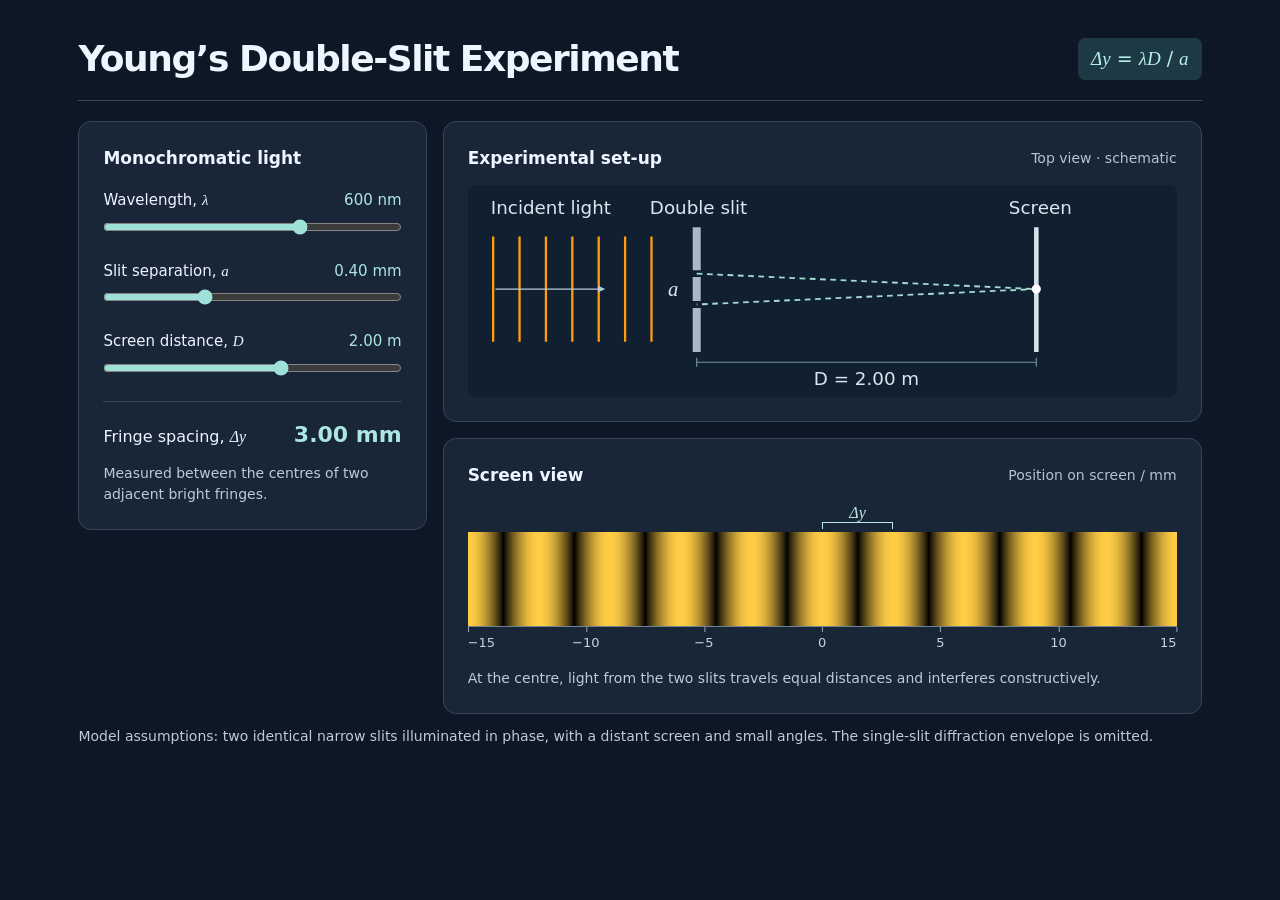
<file: WWK_Young-Double-Slit.html>
<!doctype html>
<html lang="en-GB">
<head>
<meta charset="utf-8"><meta name="viewport" content="width=device-width,initial-scale=1">
<title>Young’s Double-Slit Experiment | WWK Physics</title>
<style>
*{box-sizing:border-box}body{margin:0;background:#0d1725;color:#edf5ff;font:16px/1.5 system-ui,sans-serif}main{max-width:1200px;margin:auto;padding:clamp(16px,3vw,40px)}header,.heading,.field,.reading{display:flex;align-items:center;justify-content:space-between;gap:12px}header{border-bottom:1px solid #36485c;padding-bottom:20px;margin-bottom:20px;flex-wrap:wrap}h1{font-size:clamp(24px,3vw,36px);letter-spacing:-.04em;line-height:1.15;margin:0}h2{font-size:17px;margin:0}i{font-family:Georgia,serif}.formula{background:#1d3944;color:#b7efea;padding:6px 13px;border-radius:7px;font-size:19px}.layout{display:grid;grid-template-columns:minmax(255px,.78fr) minmax(0,1.7fr);gap:16px;align-items:start}article,aside{background:#182638;border:1px solid #34465b;border-radius:13px;padding:clamp(16px,2vw,24px)}.views{display:grid;gap:16px}.heading{flex-wrap:wrap;margin-bottom:14px}.muted,small{color:#b4c3d4;font-size:14px}.control{margin:18px 0}.field{font-size:15px;flex-wrap:wrap}output,.reading strong{color:#ace6df;font-variant-numeric:tabular-nums}input{width:100%;margin:7px 0 0;accent-color:#9fe1d8;cursor:pointer}.reading{border-top:1px solid #34465b;padding-top:16px;align-items:baseline;flex-wrap:wrap}.reading strong{font-size:22px}p{margin:12px 0 0}svg{display:block;width:100%;height:auto}svg text{font:16px system-ui,sans-serif;fill:#dce6ef}canvas{display:block;width:100%;height:94px;background:#000}.ruler{height:30px;position:relative;border-top:1px solid #708295;display:flex;justify-content:space-between}.ruler span{position:absolute;transform:translateX(-50%);font-size:13px;color:#c4d2e1;padding-top:6px}.ruler span:before{content:'';position:absolute;top:0;left:50%;height:5px;border-left:1px solid #97a8b8}.ruler span:first-child{transform:none}.ruler span:first-child:before{left:0}.ruler span:last-child{transform:translateX(-100%)}.ruler span:last-child:before{left:100%}.measure{height:30px;position:relative}.bracket{position:absolute;left:50%;bottom:3px;height:7px;border:solid #bce9e2;border-width:1px 1px 0}.bracket i{position:absolute;bottom:4px;left:50%;transform:translateX(-50%);color:#bce9e2}.diagram{background:#102031;border-radius:8px}.note{font-size:14px;color:#bccbd9}input:focus-visible{outline:2px solid #ffe499;outline-offset:3px}@media(max-width:720px){.layout{grid-template-columns:1fr}.control{margin:12px 0}}[hidden]{display:none!important}
</style></head><body><main>
<header><h1>Young’s Double-Slit Experiment</h1><div class="formula" aria-label="Fringe spacing equals wavelength times screen distance divided by slit separation"><i>Δy</i> = <i>λD</i> / <i>a</i></div></header>
<div class="layout"><aside><h2>Monochromatic light</h2>
<div class="control" id="wavelengthField"><div class="field"><label for="wavelength">Wavelength, <i>λ</i></label><output for="wavelength" id="waveValue"></output></div><input type="range" id="wavelength" min="400" max="700" value="600" step="1"></div>
<div class="control"><div class="field"><label for="separation">Slit separation, <i>a</i></label><output for="separation" id="sepValue"></output></div><input type="range" id="separation" min="0.20" max="0.80" value="0.40" step="0.01"></div>
<div class="control"><div class="field"><label for="distance">Screen distance, <i>D</i></label><output for="distance" id="distValue"></output></div><input type="range" id="distance" min="0.50" max="3" value="2" step="0.05"></div>
<div class="reading"><span>Fringe spacing, <i>Δy</i></span><strong id="spacing"></strong></div><p class="note">Measured between the centres of two adjacent bright fringes.</p></aside>
<div class="views"><article><div class="heading"><h2>Experimental set-up</h2><span class="muted">Top view · schematic</span></div>
<svg class="diagram" viewBox="0 0 620 185" role="img" aria-label="Plane wavefronts reach two narrow slits in phase. Waves from both slits reach the centre of the screen.">
<defs><marker id="arrow" viewBox="0 0 8 8" refX="7" refY="4" markerWidth="6" markerHeight="6" orient="auto"><path d="M0 0L8 4L0 8" fill="#b8cbd5"/></marker></defs>
<text x="20" y="25">Incident light</text><text x="159" y="25">Double slit</text><text id="screenLabel" y="25">Screen</text>
<g id="waves" fill="none" stroke-width="2"></g><path d="M24 91H119" stroke="#b8cbd5" marker-end="url(#arrow)"/>
<path id="barrier" stroke="#aab9c7" stroke-width="7"/><path id="paths" fill="none" stroke="#a5dad3" stroke-width="1.6" stroke-dasharray="5 4"/>
<path id="screenLine" stroke="#d5e2ea" stroke-width="4"/><circle id="centre" cy="91" r="4" fill="#fff"/>
<path id="dimension" stroke="#768fa3" fill="none"/><text id="distanceLabel" y="175" text-anchor="middle"></text><text id="slitLabel" text-anchor="end" x="184" y="97" style="font:italic 18px Georgia">a</text>
</svg></article>
<article><div class="heading"><h2>Screen view</h2><span class="muted">Position on screen / mm</span></div>
<div class="measure"><span id="bracket" class="bracket"><i>Δy</i></span></div>
<canvas id="pattern" width="1200" height="94" role="img" aria-label="Interference fringes on the screen"></canvas>
<div class="ruler"><span style="left:0">−15</span><span style="left:16.667%">−10</span><span style="left:33.333%">−5</span><span style="left:50%">0</span><span style="left:66.667%">5</span><span style="left:83.333%">10</span><span style="left:100%">15</span></div>
<p class="note">At the centre, light from the two slits travels equal distances and interferes constructively.</p></article></div></div>
<p class="note">Model assumptions: two identical narrow slits illuminated in phase, with a distant screen and small angles. The single-slit diffraction envelope is omitted.</p>
</main><script>
'use strict';
const el = id => document.getElementById(id);
const stops = [[400,93,30,255],[445,55,54,255],[480,0,160,255],[505,0,239,159],[530,76,250,45],[565,186,247,0],[585,255,215,0],[605,255,137,19],[635,255,43,15],[700,239,13,12]];
function colour(nm) {
  const index = Math.max(1, stops.findIndex(stop => nm <= stop[0]));
  const low = stops[index-1], high = stops[index];
  const t = (nm-low[0])/(high[0]-low[0]);
  return low.slice(1).map((value,i) => value+t*(high[i+1]-value));
}
// nm, m and mm give the fringe spacing in mm after conversion.
function fringeSpacing(nm, distance, separation) { return nm*distance/(1000*separation); }
function intensity(position, period) { return Math.cos(Math.PI*position/period)**2; }
function drawPattern(nm, spacing) {
  const canvas = el('pattern'), ctx = canvas.getContext('2d');
  const width = Math.max(2,Math.round(canvas.clientWidth*(window.devicePixelRatio||1)));
  canvas.width = width;
  const channels = colour(nm);
  for(let x=0;x<width;x++){
    const position = ((x+0.5)/width-0.5)*30;
    const brightness = intensity(position, spacing);
    const rgb = channels.map(value => Math.round(255 * (value / 255 * brightness) ** (1 / 2.2)));
    ctx.fillStyle = 'rgb(' + rgb.join(',') + ')';
    ctx.fillRect(x,0,1,canvas.height);
  }
}
function drawDiagram(nm,D,a) {
  const slit=200, mid=91, gap=19+24*(a-.2)/.6, screen=395+170*(D-.5)/2.5;
  const top=mid-gap/2,bottom=mid+gap/2;
  el('barrier').setAttribute('d', 'M200 37V'+(top-3)+' M200 '+(top+3)+'V'+(bottom-3)+' M200 '+(bottom+3)+'V146');
  el('paths').setAttribute('d','M200 '+top+'L'+screen+' 91L200 '+bottom);
  el('screenLine').setAttribute('d','M'+screen+' 37V146');
  el('centre').setAttribute('cx',screen);
  el('screenLabel').setAttribute('x',screen-24);
  el('dimension').setAttribute('d','M200 151v8m0 -4H'+screen+'m0 -4v8');
  el('distanceLabel').setAttribute('x',(slit+screen)/2);
  el('distanceLabel').textContent='D = '+D.toFixed(2)+' m';
  const pitch=nm/26;
  let lines='';
  for(let x=22;x<178;x+=pitch) lines+='M'+x+' 45V137 ';
  el('waves').innerHTML='<path d="'+lines+'"/>';
  el('waves').setAttribute('stroke','rgb('+colour(nm).map(Math.round).join(',')+')');
}
function render(){
  const nm=Number(el('wavelength').value), D=Number(el('distance').value), a=Number(el('separation').value);
  const spacing=fringeSpacing(nm,D,a);
  el('waveValue').textContent=nm+' nm'; el('sepValue').textContent=a.toFixed(2)+' mm'; el('distValue').textContent=D.toFixed(2)+' m';
  el('bracket').style.width=(spacing/30*100)+'%';
  el('spacing').textContent=spacing.toFixed(2)+' mm';
  drawPattern(nm,spacing); drawDiagram(nm,D,a);
}
for(const id of ['wavelength','distance','separation']) el(id).addEventListener('input',render);
window.addEventListener('resize',render); render();
</script></body></html>
</file>
<file: hub-header.css>
.hub-header {background:#102a43;color:white;padding:0;font:1rem/1.4 system-ui,sans-serif}
.hub-inner {max-width:1152px;margin:auto;padding:1rem;display:flex;flex-wrap:wrap;align-items:center;justify-content:space-between;gap:.8rem}
.hub-header nav {display:flex;gap:.4rem}
.hub-header a {color:white;text-decoration:none;padding:.65rem .8rem;text-align:center;border-radius:.5rem;font-weight:650}
.hub-header a[aria-current] {background:white;color:#102a43}
.hub-header a:hover {text-decoration:underline}
@media(max-width:600px){.hub-header nav {width:100%;display:grid;grid-template-columns:1fr 1fr}.hub-header a{align-content:center}}
</file>
